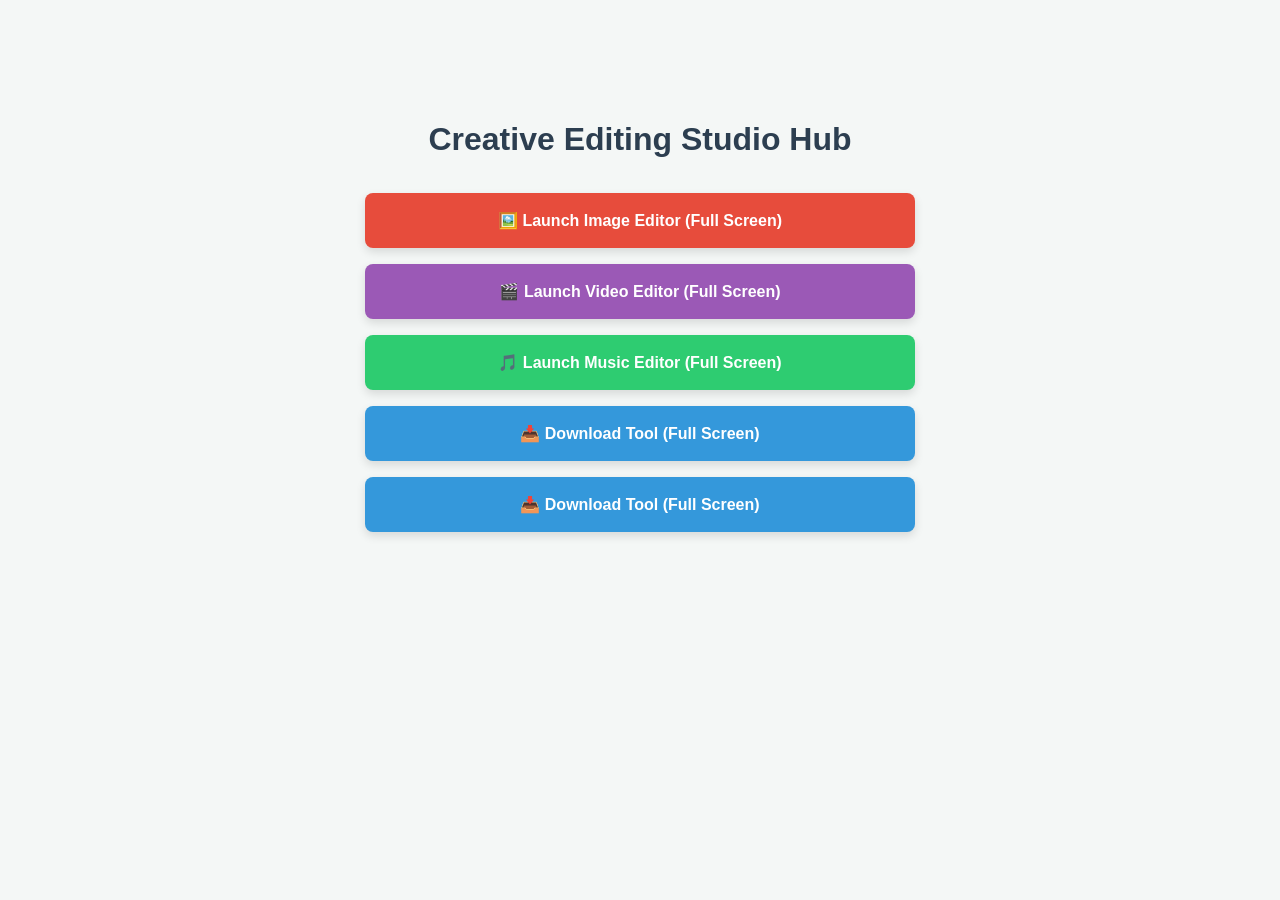
<file: index.html>
<!DOCTYPE html>
<html lang="en">
<head>
    <meta charset="UTF-8">
    <meta name="viewport" content="width=device-width, initial-scale=1.0">
    <title>Creative Editing Studio Hub</title>
    <style>
        body {
            font-family: 'Segoe UI', Tahoma, Geneva, Verdana, sans-serif;
            background-color: #f4f7f6;
            color: #333;
            max-width: 550px;
            margin: 80px auto;
            padding: 20px;
            text-align: center;
        }
        h1 {
            color: #2c3e50;
            font-size: 32px;
            margin-bottom: 35px;
        }
        .launcher-stack {
            display: flex;
            flex-direction: column;
            gap: 16px;
        }
        .launch-btn {
            display: block;
            width: 100%;
            padding: 18px 24px;
            font-size: 16px;
            font-weight: bold;
            color: white;
            text-decoration: none;
            border: none;
            border-radius: 8px;
            cursor: pointer;
            box-shadow: 0 4px 10px rgba(0,0,0,0.12);
            transition: transform 0.15s ease, filter 0.15s ease;
            box-sizing: border-box;
        }
        .launch-btn:hover {
            transform: translateY(-2px);
            filter: brightness(1.06);
        }
        .btn-image { background-color: #e74c3c; }
        .btn-video { background-color: #9b59b6; }
        .btn-music { background-color: #2ecc71; }
        .btn-download { background-color: #3498db; }
        .btn-srt_file { background-color: #3498db; }
    </style>
</head>
<body>

    <h1>Creative Editing Studio Hub</h1>

    <div class="launcher-stack">
        <a class="launch-btn btn-image" href="image.html">🖼️ Launch Image Editor (Full Screen)</a>
        <a class="launch-btn btn-video" href="video.html">🎬 Launch Video Editor (Full Screen)</a>
        <a class="launch-btn btn-music" href="music.html">🎵 Launch Music Editor (Full Screen)</a>
        <a class="launch-btn btn-download" href="download.html">📥 Download Tool (Full Screen)</a>
        <a class="launch-btn btn-srt_file" href="srt_file.html">📥 Download Tool (Full Screen)</a>
    </div>

</body>
</html>
</file>
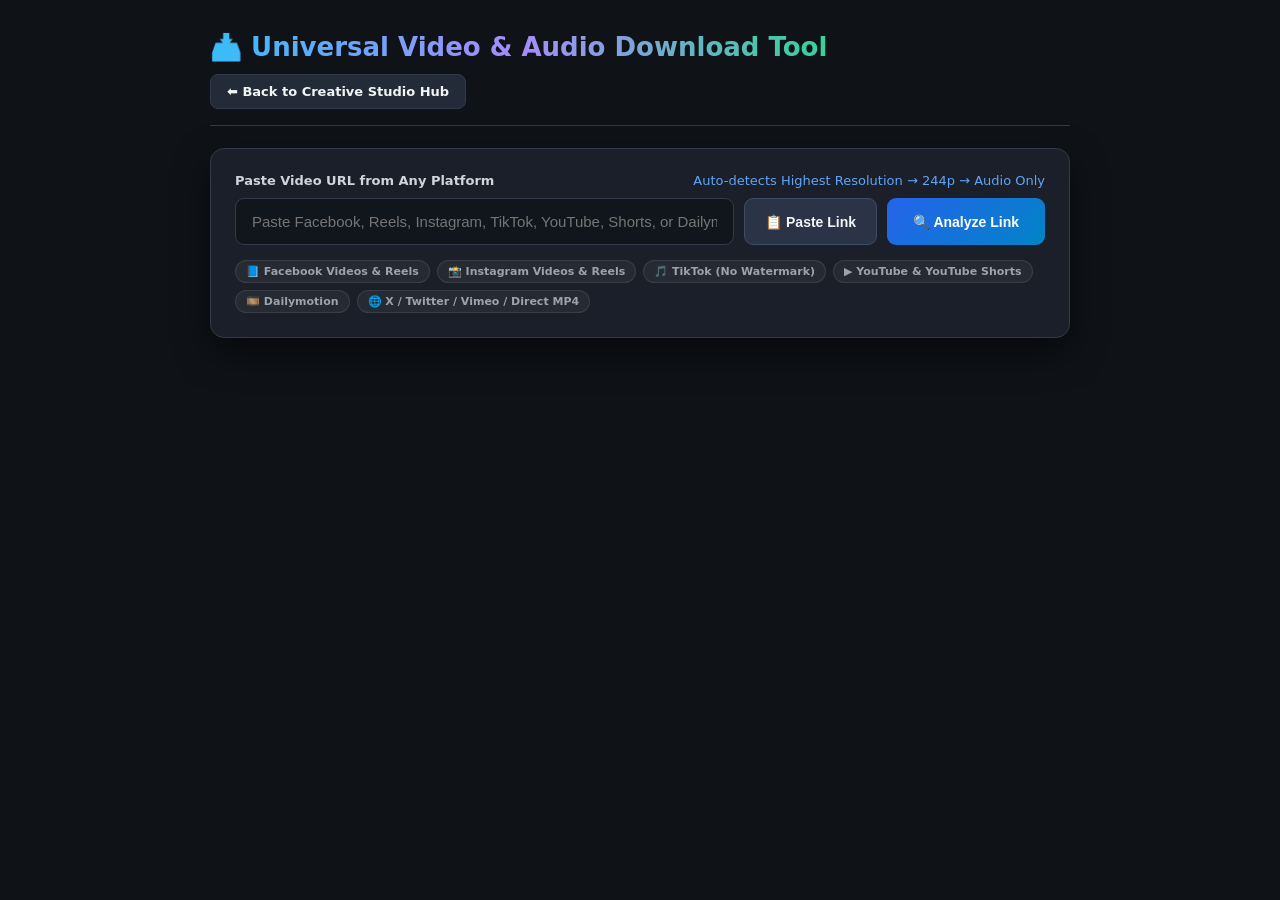
<file: download.html>
<!DOCTYPE html>
<html lang="en">
<head>
    <meta charset="UTF-8">
    <meta name="viewport" content="width=device-width, initial-scale=1.0">
    <title>Universal Video & Audio Download Tool</title>
    <style>
        :root {
            --bg-dark: #0f1217;
            --card-bg: #1a1f29;
            --row-bg: #232a38;
            --border: #323b4d;
            --accent: #3498db;
            --accent-hover: #258cd1;
            --success: #10b981;
            --purple: #8b5cf6;
            --text-main: #f3f4f6;
            --text-muted: #9ca3af;
        }
        * { box-sizing: border-box; }
        body {
            font-family: 'Segoe UI', system-ui, -apple-system, BlinkMacSystemFont, sans-serif;
            background-color: var(--bg-dark);
            color: var(--text-main);
            margin: 0;
            padding: 32px 20px;
            min-height: 100vh;
            display: flex;
            flex-direction: column;
            align-items: center;
        }

        .container {
            width: 100%;
            max-width: 860px;
            display: flex;
            flex-direction: column;
            gap: 22px;
        }

        /* Header */
        .top-bar {
            display: flex;
            justify-content: space-between;
            align-items: center;
            border-bottom: 1px solid var(--border);
            padding-bottom: 16px;
            flex-wrap: wrap;
            gap: 12px;
        }
        .top-bar h1 {
            margin: 0;
            font-size: 26px;
            font-weight: 800;
            background: linear-gradient(90deg, #38bdf8, #a78bfa, #34d399);
            -webkit-background-clip: text;
            -webkit-text-fill-color: transparent;
        }
        .hub-return-btn {
            background: var(--row-bg);
            color: var(--text-main);
            text-decoration: none;
            padding: 9px 16px;
            border-radius: 8px;
            border: 1px solid var(--border);
            font-size: 13px;
            font-weight: 700;
            transition: background 0.15s ease;
        }
        .hub-return-btn:hover { background: #2f384a; }

        /* URL Input Box */
        .input-card {
            background: var(--card-bg);
            border: 1px solid var(--border);
            border-radius: 14px;
            padding: 24px;
            box-shadow: 0 14px 35px rgba(0,0,0,0.5);
        }
        .input-label {
            font-size: 13px;
            font-weight: 700;
            color: #d1d5db;
            margin-bottom: 10px;
            display: flex;
            justify-content: space-between;
            align-items: center;
        }
        .input-row {
            display: flex;
            gap: 10px;
        }
        .url-input {
            flex: 1;
            padding: 14px 16px;
            border-radius: 9px;
            border: 1.5px solid var(--border);
            background: #11151c;
            color: #fff;
            font-size: 15px;
            outline: none;
            transition: border-color 0.15s ease;
        }
        .url-input:focus { border-color: var(--accent); }

        .btn {
            border: none;
            border-radius: 9px;
            padding: 0 20px;
            font-weight: 700;
            font-size: 14px;
            cursor: pointer;
            display: inline-flex;
            align-items: center;
            justify-content: center;
            gap: 7px;
            transition: all 0.15s ease;
            white-space: nowrap;
        }
        .btn-paste {
            background: #2b3446;
            color: #f3f4f6;
            border: 1px solid #3f4c66;
        }
        .btn-paste:hover { background: #374359; }
        .btn-fetch {
            background: linear-gradient(135deg, #2563eb, #0284c7);
            color: #fff;
            padding: 0 26px;
        }
        .btn-fetch:hover { filter: brightness(1.1); }

        .supported-bar {
            display: flex;
            flex-wrap: wrap;
            gap: 7px;
            margin-top: 15px;
            align-items: center;
        }
        .plat-chip {
            font-size: 11px;
            font-weight: 600;
            background: rgba(255,255,255,0.05);
            border: 1px solid rgba(255,255,255,0.09);
            color: var(--text-muted);
            padding: 4px 10px;
            border-radius: 99px;
        }

        /* Status & Loader */
        .status-banner {
            font-size: 13px;
            padding: 12px 16px;
            border-radius: 10px;
            background: rgba(52, 152, 219, 0.14);
            border: 1px solid rgba(52, 152, 219, 0.35);
            color: #93c5fd;
            display: none;
            align-items: center;
            justify-content: space-between;
            gap: 10px;
        }

        /* Results Card */
        .results-card {
            background: var(--card-bg);
            border: 1px solid var(--border);
            border-radius: 14px;
            padding: 24px;
            box-shadow: 0 14px 35px rgba(0,0,0,0.5);
            display: none;
            flex-direction: column;
            gap: 20px;
        }

        .media-summary {
            display: flex;
            gap: 18px;
            background: #11151c;
            border: 1px solid var(--border);
            padding: 14px;
            border-radius: 10px;
            align-items: center;
        }
        .thumb-wrap {
            width: 175px;
            height: 102px;
            border-radius: 8px;
            background: #232a38;
            overflow: hidden;
            flex-shrink: 0;
            display: flex;
            align-items: center;
            justify-content: center;
            position: relative;
        }
        .thumb-wrap img, .thumb-wrap video {
            width: 100%;
            height: 100%;
            object-fit: cover;
        }
        .detected-pill {
            display: inline-block;
            font-size: 11px;
            font-weight: 800;
            text-transform: uppercase;
            padding: 3px 9px;
            border-radius: 99px;
            background: rgba(56, 189, 248, 0.16);
            color: #38bdf8;
            margin-bottom: 6px;
        }
        .media-details h3 {
            margin: 0 0 6px 0;
            font-size: 16px;
            color: #fff;
            line-height: 1.35;
        }
        .media-details p {
            margin: 0;
            font-size: 12px;
            color: var(--text-muted);
            word-break: break-all;
        }

        /* Resolution Ladder List */
        .res-section-title {
            font-size: 12px;
            font-weight: 700;
            text-transform: uppercase;
            letter-spacing: 0.6px;
            color: var(--text-muted);
            margin-bottom: -8px;
        }
        .res-list {
            display: flex;
            flex-direction: column;
            gap: 10px;
        }
        .res-item {
            display: flex;
            align-items: center;
            justify-content: space-between;
            background: var(--row-bg);
            border: 1px solid var(--border);
            padding: 13px 16px;
            border-radius: 10px;
            transition: transform 0.12s ease, border-color 0.12s ease;
        }
        .res-item:hover {
            border-color: #4b5563;
            transform: translateX(2px);
        }
        .res-item.tier-max {
            border-color: rgba(16, 185, 129, 0.55);
            background: linear-gradient(90deg, rgba(16, 185, 129, 0.1), rgba(35, 42, 56, 0.96));
        }
        .res-item.tier-audio {
            border-color: rgba(139, 92, 246, 0.55);
            background: linear-gradient(90deg, rgba(139, 92, 246, 0.1), rgba(35, 42, 56, 0.96));
        }

        .res-left {
            display: flex;
            align-items: center;
            gap: 14px;
        }
        .res-badge {
            min-width: 92px;
            text-align: center;
            padding: 6px 10px;
            border-radius: 6px;
            font-weight: 800;
            font-size: 12px;
            background: #11151c;
            color: #60a5fa;
            border: 1px solid var(--border);
        }
        .tier-max .res-badge {
            color: #34d399;
            border-color: rgba(16, 185, 129, 0.45);
        }
        .tier-audio .res-badge {
            color: #c084fc;
            border-color: rgba(139, 92, 246, 0.45);
        }

        .res-text {
            display: flex;
            flex-direction: column;
            gap: 3px;
        }
        .res-name {
            font-size: 14px;
            font-weight: 700;
            color: #fff;
        }
        .res-meta {
            font-size: 12px;
            color: var(--text-muted);
        }

        .dl-trigger-btn {
            background: var(--accent);
            color: #fff;
            border: none;
            border-radius: 7px;
            padding: 10px 18px;
            font-size: 13px;
            font-weight: 700;
            cursor: pointer;
            display: inline-flex;
            align-items: center;
            gap: 6px;
            text-decoration: none;
            transition: filter 0.15s ease;
            white-space: nowrap;
        }
        .dl-trigger-btn:hover { filter: brightness(1.12); }
        .tier-max .dl-trigger-btn { background: var(--success); }
        .tier-audio .dl-trigger-btn { background: var(--purple); }

        /* Embedded Stream Extractor Frame (for YouTube/FB/IG/TikTok multi-resolution transcoding) */
        .extractor-modal {
            display: none;
            flex-direction: column;
            gap: 10px;
            background: #11151c;
            border: 1px solid var(--accent);
            border-radius: 10px;
            padding: 14px;
            margin-top: 6px;
        }
        .extractor-header {
            display: flex;
            justify-content: space-between;
            align-items: center;
            font-size: 12px;
            color: #93c5fd;
            font-weight: 700;
        }
        .close-extractor {
            background: transparent;
            border: 1px solid #4b5563;
            color: #d1d5db;
            border-radius: 4px;
            padding: 3px 8px;
            cursor: pointer;
            font-size: 11px;
        }

        @media (max-width: 640px) {
            .input-row { flex-direction: column; }
            .btn { padding: 13px; }
            .media-summary { flex-direction: column; align-items: flex-start; }
            .thumb-wrap { width: 100%; height: 170px; }
            .res-item { flex-direction: column; align-items: flex-start; gap: 12px; }
            .dl-trigger-btn { width: 100%; justify-content: center; }
        }
    </style>
</head>
<body>

    <div class="container">
        <div class="top-bar">
            <h1>📥 Universal Video & Audio Download Tool</h1>
            <a href="index.html" class="hub-return-btn">⬅ Back to Creative Studio Hub</a>
        </div>

        <div class="input-card">
            <div class="input-label">
                <span>Paste Video URL from Any Platform</span>
                <span style="color:#60a5fa; font-weight:normal;">Auto-detects Highest Resolution → 244p → Audio Only</span>
            </div>
            <div class="input-row">
                <input type="text" id="urlInput" class="url-input" placeholder="Paste Facebook, Reels, Instagram, TikTok, YouTube, Shorts, or Dailymotion URL...">
                <button class="btn btn-paste" id="pasteBtn" title="Paste copied link from clipboard">📋 Paste Link</button>
                <button class="btn btn-fetch" id="fetchBtn">🔍 Analyze Link</button>
            </div>

            <div class="supported-bar">
                <span class="plat-chip">📘 Facebook Videos & Reels</span>
                <span class="plat-chip">📸 Instagram Videos & Reels</span>
                <span class="plat-chip">🎵 TikTok (No Watermark)</span>
                <span class="plat-chip">▶️ YouTube & YouTube Shorts</span>
                <span class="plat-chip">🎞️ Dailymotion</span>
                <span class="plat-chip">🌐 X / Twitter / Vimeo / Direct MP4</span>
            </div>
        </div>

        <div id="statusBanner" class="status-banner"></div>

        <div id="resultsCard" class="results-card">
            <div class="media-summary">
                <div class="thumb-wrap" id="thumbContainer">
                    <span style="font-size:28px;">🎬</span>
                </div>
                <div class="media-details">
                    <span class="detected-pill" id="platformTag">Detected Platform</span>
                    <h3 id="mediaTitle">Video Stream Ready</h3>
                    <p id="mediaUrlText"></p>
                </div>
            </div>

            <div class="res-section-title">Select Resolution to Download (Highest to 244p + Audio Only)</div>
            <div class="res-list" id="resolutionContainer"></div>

            <!-- Live Stream Transcoder / Downloader Bridge -->
            <div class="extractor-modal" id="extractorBox">
                <div class="extractor-header">
                    <span id="extractorStatusText">Preparing direct stream download...</span>
                    <button class="close-extractor" onclick="document.getElementById('extractorBox').style.display='none'">Close</button>
                </div>
                <div id="extractorContent"></div>
            </div>
        </div>
    </div>

    <script>
        const urlInput = document.getElementById('urlInput');
        const pasteBtn = document.getElementById('pasteBtn');
        const fetchBtn = document.getElementById('fetchBtn');
        const statusBanner = document.getElementById('statusBanner');
        const resultsCard = document.getElementById('resultsCard');
        const resolutionContainer = document.getElementById('resolutionContainer');
        const platformTag = document.getElementById('platformTag');
        const mediaTitle = document.getElementById('mediaTitle');
        const mediaUrlText = document.getElementById('mediaUrlText');
        const thumbContainer = document.getElementById('thumbContainer');
        const extractorBox = document.getElementById('extractorBox');
        const extractorContent = document.getElementById('extractorContent');
        const extractorStatusText = document.getElementById('extractorStatusText');

        // Store direct extracted streams when available (e.g., TikTok HD/SD/MP3 API or direct video links)
        let extractedStreams = {};

        function setStatus(msg, isError = false) {
            if (!msg) {
                statusBanner.style.display = 'none';
                return;
            }
            statusBanner.style.display = 'flex';
            statusBanner.style.borderColor = isError ? 'rgba(239,68,68,0.45)' : 'rgba(52,152,219,0.35)';
            statusBanner.style.color = isError ? '#fca5a5' : '#93c5fd';
            statusBanner.textContent = msg;
        }

        // One-Click Paste Button
        pasteBtn.addEventListener('click', async () => {
            try {
                const text = await navigator.clipboard.readText();
                if (text) {
                    urlInput.value = text.trim();
                    analyzeVideoUrl();
                } else {
                    setStatus('Clipboard is empty. Copy a video URL first!', true);
                }
            } catch (_) {
                urlInput.focus();
                setStatus('Press Ctrl+V (or Cmd+V / Long-press Paste) inside the input box to paste your URL.');
            }
        });

        // Auto-analyze when user pastes directly into the input field
        urlInput.addEventListener('paste', () => {
            setTimeout(() => {
                if (urlInput.value.trim()) analyzeVideoUrl();
            }, 80);
        });

        // Detect Platform & Orientation (16:9 Landscape vs 9:16 Vertical Reels/Shorts/TikTok)
        function detectPlatformInfo(url) {
            const u = url.toLowerCase();
            if (u.includes('youtube.com/shorts/')) {
                return { name: 'YouTube Shorts', icon: '▶️', isVertical: true, maxLabel: '1080×1920 (Full HD Vertical)' };
            }
            if (u.includes('youtube.com') || u.includes('youtu.be')) {
                return { name: 'YouTube Video', icon: '▶️', isVertical: false, maxLabel: '4K UHD / 1080p60 (Highest Available)' };
            }
            if (u.includes('facebook.com/reel') || u.includes('fb.watch')) {
                return { name: 'Facebook Reels / Watch', icon: '📘', isVertical: true, maxLabel: '1080p HD Reel (Highest Available)' };
            }
            if (u.includes('facebook.com')) {
                return { name: 'Facebook Video', icon: '📘', isVertical: false, maxLabel: '1080p Full HD (Highest Available)' };
            }
            if (u.includes('instagram.com/reel')) {
                return { name: 'Instagram Reels', icon: '📸', isVertical: true, maxLabel: '1080×1920 HD Reel (Highest Available)' };
            }
            if (u.includes('instagram.com')) {
                return { name: 'Instagram Video', icon: '📸', isVertical: true, maxLabel: '1080p Original Video (Highest Available)' };
            }
            if (u.includes('tiktok.com')) {
                return { name: 'TikTok Video', icon: '🎵', isVertical: true, maxLabel: '1080p HD (No Watermark - Highest)' };
            }
            if (u.includes('dailymotion.com') || u.includes('dai.ly')) {
                return { name: 'Dailymotion Video', icon: '🎞️', isVertical: false, maxLabel: '1080p / 4K UHD (Highest Available)' };
            }
            if (u.includes('twitter.com') || u.includes('x.com')) {
                return { name: 'X / Twitter Video', icon: '🐦', isVertical: false, maxLabel: '1080p Original Stream (Highest)' };
            }
            return { name: 'Universal Web Video', icon: '🌐', isVertical: false, maxLabel: 'Highest Source Resolution Available' };
        }

        function extractYouTubeId(url) {
            const m = url.match(/(?:youtube\.com\/(?:watch\?v=|shorts\/|embed\/)|youtu\.be\/)([a-zA-Z0-9_-]{11})/);
            return m ? m[1] : null;
        }

        async function analyzeVideoUrl() {
            const rawUrl = urlInput.value.trim();
            if (!rawUrl) {
                setStatus('Please paste a valid video URL first.', true);
                return;
            }

            extractedStreams = {};
            extractorBox.style.display = 'none';
            setStatus('Analyzing URL & fetching available resolution streams...');

            const plat = detectPlatformInfo(rawUrl);
            platformTag.textContent = `${plat.icon} ${plat.name}`;
            mediaUrlText.textContent = rawUrl;
            mediaTitle.textContent = `${plat.name} Media`;
            thumbContainer.innerHTML = `<span style="font-size:32px;">${plat.icon}</span>`;

            // 1. If YouTube / Shorts: Load instant high-res thumbnail
            const ytId = extractYouTubeId(rawUrl);
            if (ytId) {
                thumbContainer.innerHTML = `<img src="https://img.youtube.com/vi/${ytId}/hqdefault.jpg" alt="YouTube Thumbnail">`;
            }

            // 2. If TikTok: Query public TikWM CORS API for real direct HD, SD, and MP3 streams
            if (rawUrl.toLowerCase().includes('tiktok.com')) {
                try {
                    const tkResp = await fetch(`https://www.tikwm.com/api/?url=${encodeURIComponent(rawUrl)}&hd=1`);
                    const tkJson = await tkResp.json();
                    if (tkJson && tkJson.data) {
                        const d = tkJson.data;
                        if (d.title) mediaTitle.textContent = d.title;
                        if (d.cover) thumbContainer.innerHTML = `<img src="${d.cover}" alt="TikTok Cover">`;
                        extractedStreams = {
                            max: d.hdplay || d.play,
                            '1080': d.hdplay || d.play,
                            '720': d.play,
                            '480': d.wmplay || d.play,
                            '360': d.wmplay || d.play,
                            '244': d.wmplay || d.play,
                            audio: d.music
                        };
                    }
                } catch (_) {}
            }

            // 3. Query public NoEmbed API for real video title & thumbnail (YouTube, Vimeo, Dailymotion, etc.)
            try {
                const oeResp = await fetch(`https://noembed.com/embed?url=${encodeURIComponent(rawUrl)}`);
                if (oeResp.ok) {
                    const oeData = await oeResp.json();
                    if (oeData.title) mediaTitle.textContent = oeData.title;
                    if (oeData.thumbnail_url && !ytId && !extractedStreams.max) {
                        thumbContainer.innerHTML = `<img src="${oeData.thumbnail_url}" alt="Thumbnail">`;
                    }
                }
            } catch (_) {}

            setStatus('');

            // Build the exact resolution ladder from Highest Resolution -> down to 244p -> Audio Only last
            const resolutionLadder = [
                {
                    badge: 'HIGHEST MAX',
                    name: `Highest Resolution (${plat.maxLabel})`,
                    meta: 'MP4 • Maximum Source Bitrate + Full Audio Track',
                    code: 'max',
                    tier: 'tier-max'
                },
                {
                    badge: '1080p FHD',
                    name: plat.isVertical ? 'Full HD Vertical (1080×1920)' : 'Full HD 1080p (1920×1080)',
                    meta: 'MP4 • H.264 High Profile + AAC Stereo Audio',
                    code: '1080',
                    tier: ''
                },
                {
                    badge: '720p HD',
                    name: plat.isVertical ? 'HD Vertical (720×1280)' : 'HD 720p (1280×720)',
                    meta: 'MP4 • Balanced High Definition & Fast Download',
                    code: '720',
                    tier: ''
                },
                {
                    badge: '480p SD',
                    name: plat.isVertical ? 'Standard Vertical (480×854)' : 'Standard Definition 480p (854×480)',
                    meta: 'MP4 • Optimized for Mobile & Social Sharing',
                    code: '480',
                    tier: ''
                },
                {
                    badge: '360p',
                    name: plat.isVertical ? 'Compact Vertical (360×640)' : 'Medium Resolution 360p (640×360)',
                    meta: 'MP4 • Lightweight Video Stream',
                    code: '360',
                    tier: ''
                },
                {
                    badge: '244p LOW',
                    name: 'Low Resolution 244p (Data Saver)',
                    meta: 'MP4 • Smallest Video Size for Low Bandwidth',
                    code: '244',
                    tier: ''
                },
                {
                    badge: 'AUDIO ONLY',
                    name: 'Audio Only (320kbps MP3 / Original M4A)',
                    meta: 'MP3 • Extracted High-Quality Audio Track Without Video',
                    code: 'audio',
                    tier: 'tier-audio'
                }
            ];

            resolutionContainer.innerHTML = '';
            resolutionLadder.forEach(item => {
                const row = document.createElement('div');
                row.className = `res-item ${item.tier}`;
                row.innerHTML = `
                    <div class="res-left">
                        <span class="res-badge">${item.badge}</span>
                        <div class="res-text">
                            <span class="res-name">${item.name}</span>
                            <span class="res-meta">${item.meta}</span>
                        </div>
                    </div>
                    <button class="dl-trigger-btn">
                        ${item.code === 'audio' ? '🎵 Download Audio Only' : '📥 Download ' + item.badge}
                    </button>
                `;
                row.querySelector('.dl-trigger-btn').addEventListener('click', (e) => {
                    handleResolutionDownload(rawUrl, item.code, item.badge, e.currentTarget);
                });
                resolutionContainer.appendChild(row);
            });

            resultsCard.style.display = 'flex';
        }

        async function forceBlobDownload(streamUrl, filename, btnEl, origLabel) {
            try {
                btnEl.innerHTML = '⏳ Downloading...';
                const resp = await fetch(streamUrl);
                const blob = await resp.blob();
                const blobUrl = URL.createObjectURL(blob);
                const a = document.createElement('a');
                a.href = blobUrl;
                a.download = filename;
                document.body.appendChild(a);
                a.click();
                a.remove();
                URL.revokeObjectURL(blobUrl);
                btnEl.innerHTML = '✅ Downloaded!';
                setTimeout(() => { btnEl.innerHTML = origLabel; btnEl.disabled = false; }, 2500);
                return true;
            } catch (_) {
                return false;
            }
        }

        async function handleResolutionDownload(sourceUrl, qualityCode, badgeLabel, btnEl) {
            const origLabel = btnEl.innerHTML;
            btnEl.disabled = true;
            btnEl.innerHTML = '⏳ Fetching Stream...';

            const ext = qualityCode === 'audio' ? 'mp3' : 'mp4';
            const cleanName = (mediaTitle.textContent || 'video')
                .replace(/[^a-z0-9_-]+/gi, '_')
                .substring(0, 40) || 'video';
            const filename = `${cleanName}_${qualityCode === 'audio' ? 'AudioOnly' : qualityCode + 'p'}.${ext}`;

            // 1. If we already extracted a direct CDN stream (e.g., TikTok HD/SD/MP3 or direct .mp4/.mp3 URL)
            const directStream = extractedStreams[qualityCode] || (/\.(mp4|webm|mov|mp3|m4a)(\?.*)?$/i.test(sourceUrl) ? sourceUrl : null);
            if (directStream) {
                const ok = await forceBlobDownload(directStream, filename, btnEl, origLabel);
                if (ok) return;
                window.open(directStream, '_blank');
                btnEl.innerHTML = origLabel;
                btnEl.disabled = false;
                return;
            }

            // 2. For YouTube, Facebook, Instagram, Reels, Shorts, Dailymotion:
            // Map requested resolution (max/1080/720/480/360/244/audio) to the embedded multi-platform stream transcoder
            const formatParam = qualityCode === 'audio' ? 'mp3' : (qualityCode === 'max' ? '1080' : (qualityCode === '244' ? '240' : qualityCode));
            extractorBox.style.display = 'flex';
            extractorStatusText.textContent = `Transcoding [${badgeLabel}] stream for ${sourceUrl}...`;

            extractorContent.innerHTML = `
                <iframe
                    src="https://loader.to/api/button/?url=${encodeURIComponent(sourceUrl)}&f=${encodeURIComponent(formatParam)}&color=3498db"
                    style="width:100%; height:65px; border:none; border-radius:8px; background:#1a1f29;"
                    allow="downloads"
                ></iframe>
                <div style="font-size:11px; color:#9ca3af; margin-top:6px; display:flex; justify-content:space-between; align-items:center;">
                    <span>Click the blue button above once transcoding reaches 100% to save your ${badgeLabel} file.</span>
                    <a href="https://cobalt.tools/#${encodeURIComponent(sourceUrl)}" target="_blank" style="color:#60a5fa; text-decoration:underline;">Open External Mirror ↗</a>
                </div>
            `;

            btnEl.innerHTML = '✅ Ready Below';
            setTimeout(() => {
                btnEl.innerHTML = origLabel;
                btnEl.disabled = false;
            }, 2200);
            extractorBox.scrollIntoView({ behavior: 'smooth', block: 'nearest' });
        }

        fetchBtn.addEventListener('click', analyzeVideoUrl);
        urlInput.addEventListener('keydown', (e) => {
            if (e.key === 'Enter') analyzeVideoUrl();
        });
    </script>
</body>
</html>
</file>
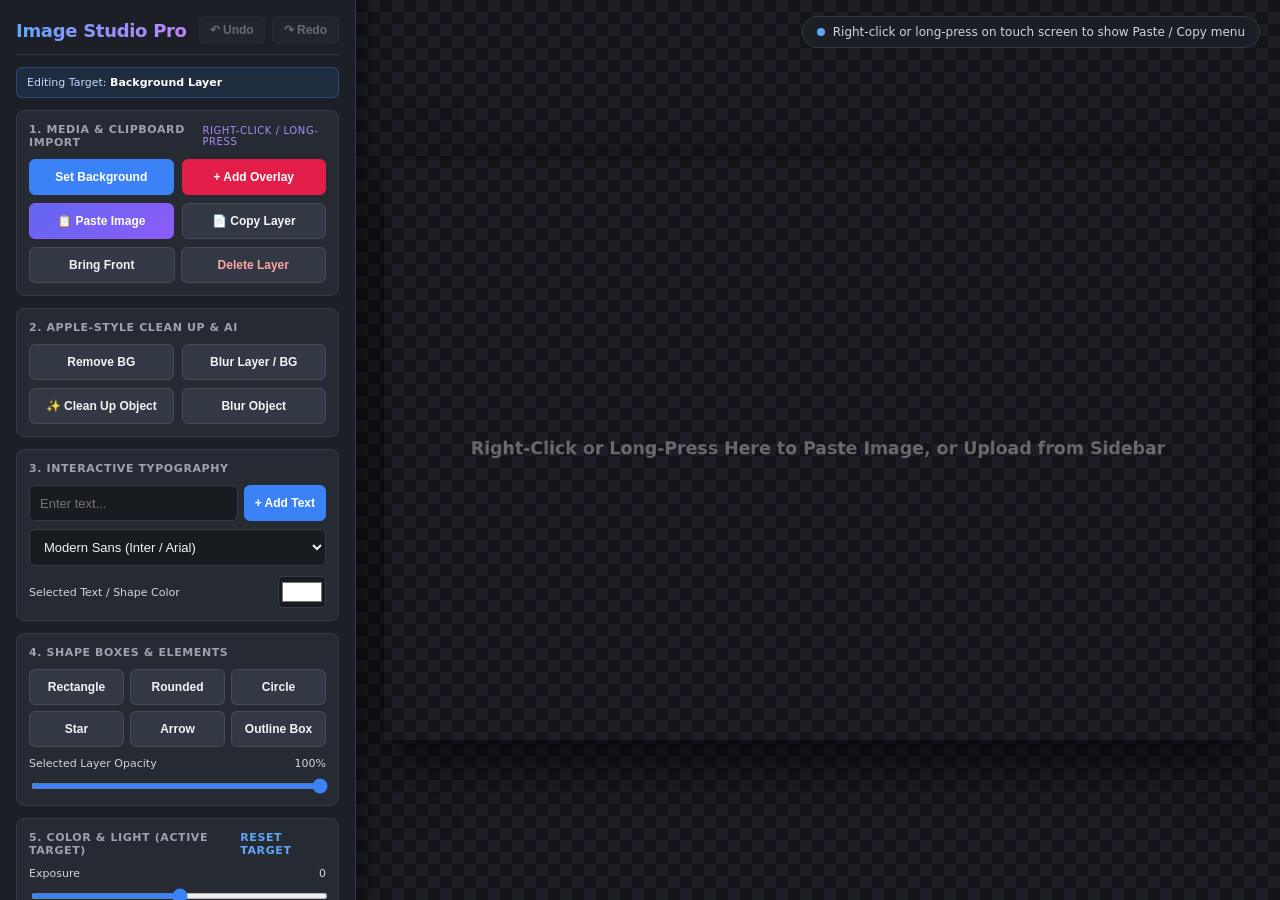
<file: image (old object remover).html>
<!DOCTYPE html>
<html lang="en">
<head>
    <meta charset="UTF-8">
    <meta name="viewport" content="width=device-width, initial-scale=1.0, maximum-scale=1.0, user-scalable=no">
    <title>Pro Image Processing Studio</title>
    <style>
        :root {
            --bg-dark: #121418;
            --sidebar-bg: #1c2026;
            --panel-bg: #262b33;
            --border-color: #343b46;
            --accent: #3b82f6;
            --accent-hover: #2563eb;
            --danger: #ef4444;
            --success: #10b981;
            --text-main: #f3f4f6;
            --text-muted: #9ca3af;
        }
        * {
            box-sizing: border-box;
            -webkit-tap-highlight-color: transparent;
            -webkit-touch-callout: none;
        }
        body {
            font-family: 'Inter', system-ui, -apple-system, BlinkMacSystemFont, sans-serif;
            margin: 0;
            padding: 0;
            overflow: hidden;
            background-color: var(--bg-dark);
            display: flex;
            width: 100vw;
            height: 100vh;
            height: 100dvh;
            user-select: none;
            -webkit-user-select: none;
            color: var(--text-main);
            overscroll-behavior: none;
        }

        /* Sidebar Styling */
        .controls-sidebar {
            width: 356px;
            background: var(--sidebar-bg);
            border-right: 1px solid var(--border-color);
            padding: 16px;
            box-shadow: 6px 0 25px rgba(0,0,0,0.45);
            z-index: 10;
            height: 100%;
            overflow-y: auto;
            -webkit-overflow-scrolling: touch;
            display: flex;
            flex-direction: column;
            gap: 12px;
            flex-shrink: 0;
        }
        .controls-sidebar::-webkit-scrollbar { width: 6px; }
        .controls-sidebar::-webkit-scrollbar-thumb { background: #3e4652; border-radius: 3px; }

        .studio-header {
            display: flex;
            align-items: center;
            justify-content: space-between;
            border-bottom: 1px solid var(--border-color);
            padding-bottom: 10px;
        }
        .studio-header h2 {
            margin: 0;
            font-size: 18px;
            font-weight: 700;
            letter-spacing: -0.3px;
            background: linear-gradient(90deg, #60a5fa, #c084fc);
            -webkit-background-clip: text;
            -webkit-text-fill-color: transparent;
        }
        .history-bar {
            display: flex;
            gap: 6px;
        }
        .history-btn {
            background: #2b313b;
            color: var(--text-main);
            border: 1px solid var(--border-color);
            border-radius: 6px;
            padding: 6px 11px;
            font-size: 12px;
            font-weight: 600;
            cursor: pointer;
            display: flex;
            align-items: center;
            gap: 4px;
            transition: all 0.15s ease;
            touch-action: manipulation;
        }
        .history-btn:hover:not(:disabled), .history-btn:active:not(:disabled) {
            background: #3a4250;
            border-color: #556070;
        }
        .history-btn:disabled {
            opacity: 0.35;
            cursor: not-allowed;
        }

        .target-banner {
            background: rgba(59, 130, 246, 0.12);
            border: 1px solid rgba(59, 130, 246, 0.35);
            border-radius: 6px;
            padding: 8px 10px;
            font-size: 11px;
            display: flex;
            justify-content: space-between;
            align-items: center;
            color: #bfdbfe;
        }
        .target-banner strong { color: #fff; }

        .control-card {
            background: var(--panel-bg);
            border: 1px solid var(--border-color);
            border-radius: 8px;
            padding: 12px;
        }
        .section-title {
            font-size: 11px;
            font-weight: 700;
            text-transform: uppercase;
            letter-spacing: 0.6px;
            color: var(--text-muted);
            margin-bottom: 10px;
            display: flex;
            justify-content: space-between;
            align-items: center;
        }

        .btn-grid {
            display: grid;
            grid-template-columns: 1fr 1fr;
            gap: 8px;
        }
        .btn-grid-3 {
            display: grid;
            grid-template-columns: repeat(3, 1fr);
            gap: 6px;
        }

        .action-btn {
            background: #323944;
            color: var(--text-main);
            border: 1px solid #434c59;
            padding: 10px 10px;
            border-radius: 6px;
            cursor: pointer;
            font-weight: 600;
            font-size: 12px;
            transition: all 0.15s ease;
            display: flex;
            align-items: center;
            justify-content: center;
            gap: 6px;
            touch-action: manipulation;
        }
        .action-btn:hover, .action-btn:active { background: #3e4756; border-color: #556070; }
        .action-btn.primary { background: var(--accent); border-color: var(--accent); color: #fff; }
        .action-btn.primary:hover, .action-btn.primary:active { background: var(--accent-hover); }
        .action-btn.accent-red { background: #e11d48; border-color: #e11d48; color: #fff; }
        .action-btn.accent-red:hover, .action-btn.accent-red:active { background: #be123c; }
        .action-btn.accent-purple {
            background: linear-gradient(135deg, #6366f1, #8b5cf6);
            border-color: #8b5cf6;
            color: #fff;
        }
        .action-btn.accent-purple:hover, .action-btn.accent-purple:active {
            background: linear-gradient(135deg, #4f46e5, #7c3aed);
        }
        .action-btn.active-tool {
            background: linear-gradient(135deg, rgba(96, 165, 250, 0.28), rgba(192, 132, 252, 0.28));
            border-color: #a78bfa;
            color: #e9d5ff;
            box-shadow: 0 0 0 2px rgba(167, 139, 250, 0.25);
        }

        .slider-row { margin-bottom: 10px; }
        .slider-header {
            display: flex;
            justify-content: space-between;
            font-size: 11px;
            color: #d1d5db;
            margin-bottom: 4px;
        }
        input[type="range"] {
            width: 100%;
            accent-color: var(--accent);
            height: 6px;
            background: #181b20;
            border-radius: 4px;
            cursor: pointer;
            touch-action: pan-y;
        }
        input[type="text"], select {
            width: 100%;
            padding: 9px 10px;
            border-radius: 6px;
            border: 1px solid var(--border-color);
            background: #181b20;
            color: var(--text-main);
            font-size: 13px;
            margin-bottom: 8px;
            outline: none;
            user-select: text;
            -webkit-user-select: text;
        }
        input[type="text"]:focus, select:focus { border-color: var(--accent); }

        .color-row {
            display: flex;
            align-items: center;
            gap: 8px;
            margin-top: 4px;
        }
        .color-row label { font-size: 11px; color: #d1d5db; flex: 1; }
        input[type="color"] {
            width: 48px;
            height: 32px;
            border: 1px solid var(--border-color);
            border-radius: 4px;
            background: #181b20;
            cursor: pointer;
            padding: 1px;
        }

        .hint-box {
            font-size: 11px;
            color: #e9d5ff;
            background: rgba(167, 139, 250, 0.14);
            border: 1px solid rgba(167, 139, 250, 0.35);
            padding: 8px 10px;
            border-radius: 6px;
            margin-top: 8px;
            line-height: 1.4;
            display: none;
        }

        .layer-bar {
            display: flex;
            gap: 6px;
            margin-top: 8px;
        }

        .download-btn {
            background: var(--success);
            border-color: var(--success);
            color: #fff;
            width: 100%;
            font-size: 14px;
            padding: 13px;
            margin-top: auto;
        }
        .download-btn:hover, .download-btn:active { background: #059669; }

        /* Workspace Canvas Area */
        .canvas-container {
            flex: 1;
            height: 100%;
            display: flex;
            align-items: center;
            justify-content: center;
            background-image: linear-gradient(45deg, #1b1e24 25%, transparent 25%), 
                              linear-gradient(-45deg, #1b1e24 25%, transparent 25%), 
                              linear-gradient(45deg, transparent 75%, #1b1e24 75%), 
                              linear-gradient(-45deg, transparent 75%, #1b1e24 75%);
            background-size: 24px 24px;
            background-position: 0 0, 0 12px, 12px -12px, -12px 0px;
            background-color: #121418;
            position: relative;
            overflow: hidden;
            touch-action: none;
        }
        canvas {
            max-width: 94%;
            max-height: 92%;
            box-shadow: 0 18px 50px rgba(0,0,0,0.65);
            background-color: transparent;
            touch-action: none;
        }

        .floating-status {
            position: absolute;
            top: 16px;
            right: 20px;
            background: rgba(28, 32, 38, 0.9);
            backdrop-filter: blur(8px);
            border: 1px solid var(--border-color);
            padding: 8px 14px;
            border-radius: 99px;
            font-size: 12px;
            color: #d1d5db;
            pointer-events: none;
            display: flex;
            align-items: center;
            gap: 8px;
            z-index: 5;
        }
        .status-dot {
            width: 8px;
            height: 8px;
            border-radius: 50%;
            background: #60a5fa;
            flex-shrink: 0;
        }

        /* On-Canvas Floating Paste / Copy Action Bar (Only shown on Right-Click or Long-Press) */
        .workspace-context-bar {
            position: absolute;
            display: none;
            align-items: center;
            gap: 6px;
            background: rgba(22, 26, 32, 0.96);
            backdrop-filter: blur(12px);
            border: 1px solid #4b5563;
            padding: 6px 8px;
            border-radius: 10px;
            box-shadow: 0 12px 32px rgba(0,0,0,0.65);
            z-index: 30;
            transform: translate(-50%, -125%);
            white-space: nowrap;
        }
        .workspace-context-bar::after {
            content: '';
            position: absolute;
            bottom: -6px;
            left: 50%;
            transform: translateX(-50%) rotate(45deg);
            width: 10px;
            height: 10px;
            background: rgba(22, 26, 32, 0.96);
            border-right: 1px solid #4b5563;
            border-bottom: 1px solid #4b5563;
        }
        .ctx-btn {
            background: #2d3542;
            color: #f9fafb;
            border: 1px solid #455061;
            border-radius: 6px;
            padding: 6px 11px;
            font-size: 12px;
            font-weight: 600;
            cursor: pointer;
            display: inline-flex;
            align-items: center;
            gap: 5px;
            transition: all 0.12s ease;
            touch-action: manipulation;
        }
        .ctx-btn:hover, .ctx-btn:active {
            background: #3b82f6;
            border-color: #60a5fa;
            color: #fff;
        }
        .ctx-btn.paste-primary {
            background: linear-gradient(135deg, #3b82f6, #8b5cf6);
            border-color: #8b5cf6;
            color: #fff;
        }
        .ctx-btn.paste-primary:hover, .ctx-btn.paste-primary:active {
            background: linear-gradient(135deg, #2563eb, #7c3aed);
        }
        .ctx-btn.danger-sm {
            background: rgba(239, 68, 68, 0.2);
            border-color: rgba(239, 68, 68, 0.45);
            color: #fca5a5;
        }
        .ctx-btn.danger-sm:hover {
            background: #ef4444;
            color: #fff;
        }

        /* Native Fallback Paste Catcher Modal */
        .paste-catcher-popover {
            position: absolute;
            display: none;
            flex-direction: column;
            align-items: center;
            gap: 6px;
            background: rgba(22, 26, 32, 0.98);
            border: 1.5px solid #8b5cf6;
            padding: 10px 14px;
            border-radius: 10px;
            box-shadow: 0 14px 35px rgba(0,0,0,0.75);
            z-index: 40;
            transform: translate(-50%, -110%);
            text-align: center;
        }
        .paste-catcher-box {
            width: 180px;
            padding: 7px 10px;
            border-radius: 6px;
            border: 1px dashed #a78bfa;
            background: rgba(139, 92, 246, 0.12);
            color: #e9d5ff;
            font-size: 12px;
            outline: none;
            user-select: text;
            -webkit-user-select: text;
        }

        /* Responsive Layout for iPad Portrait & Tablets */
        @media (max-width: 900px) {
            body {
                flex-direction: column-reverse;
            }
            .controls-sidebar {
                width: 100vw;
                height: 44dvh;
                border-right: none;
                border-top: 1px solid var(--border-color);
                padding: 14px;
            }
            .canvas-container {
                width: 100vw;
                height: 56dvh;
            }
            .floating-status {
                top: 10px;
                right: 12px;
                left: 12px;
                justify-content: center;
                font-size: 11px;
            }
        }
    </style>
</head>
<body>

    <div class="controls-sidebar">
        <div class="studio-header">
            <h2>Image Studio Pro</h2>
            <div class="history-bar">
                <button class="history-btn" id="undoBtn" disabled title="Undo (Ctrl+Z / Cmd+Z)">↶ Undo</button>
                <button class="history-btn" id="redoBtn" disabled title="Redo (Ctrl+Y / Cmd+Shift+Z)">↷ Redo</button>
            </div>
        </div>

        <div class="target-banner">
            <span>Editing Target: <strong id="activeTargetLabel">Background Layer</strong></span>
            <span id="deselectLink" style="cursor:pointer; text-decoration:underline; display:none;" onclick="selectObject(null); renderCompositeBoard();">Select BG</span>
        </div>

        <!-- 1. Media Import & Clipboard Paste -->
        <div class="control-card">
            <div class="section-title">
                <span>1. Media & Clipboard Import</span>
                <span style="color:#a78bfa; font-weight:normal; font-size:10px;">Right-Click / Long-Press</span>
            </div>
            <div class="btn-grid">
                <button class="action-btn primary" onclick="document.getElementById('bgUpload').click()">Set Background</button>
                <button class="action-btn accent-red" onclick="document.getElementById('fgUpload').click()">+ Add Overlay</button>
            </div>
            <div class="btn-grid" style="margin-top:8px;">
                <button class="action-btn accent-purple" id="pasteClipboardBtn" title="Paste copied image directly onto workspace">
                    📋 Paste Image
                </button>
                <button class="action-btn" id="copySelectedSidebarBtn" title="Copy currently selected layer (Ctrl+C / Cmd+C)">
                    📄 Copy Layer
                </button>
            </div>
            <input type="file" id="bgUpload" accept="image/*" style="display:none;">
            <input type="file" id="fgUpload" accept="image/*" style="display:none;">
            <div class="layer-bar">
                <button class="action-btn" style="flex:1" id="bringFrontBtn" title="Bring Selected Forward">Bring Front</button>
                <button class="action-btn" style="flex:1; color:#fca5a5;" id="deleteObjBtn" title="Delete Selected Layer (Del)">Delete Layer</button>
            </div>
        </div>

        <!-- 2. Smart AI & Retouch Tools -->
        <div class="control-card">
            <div class="section-title">
                <span>2. Apple-Style Clean Up & AI</span>
                <span id="layerBlurTag" style="color:#60a5fa; font-weight:normal;"></span>
            </div>
            <div class="btn-grid">
                <button class="action-btn" id="removeBgBtn" title="Auto-cutout background only on the active target layer">Remove BG</button>
                <button class="action-btn" id="blurBgBtn" title="Toggle blur only on the active target layer">Blur Layer / BG</button>
                <button class="action-btn" id="removeObjToolBtn" title="Apple Clean Up style: Paint or circle over an object to seamlessly reconstruct the background">✨ Clean Up Object</button>
                <button class="action-btn" id="blurObjToolBtn" title="Brush over areas on active layer to blur them">Blur Object</button>
            </div>

            <div id="brushControls" style="display:none; margin-top:10px; padding-top:8px; border-top:1px solid var(--border-color);">
                <div class="slider-header">
                    <span>Clean Up / Brush Size</span>
                    <span id="brushSizeVal">38 px</span>
                </div>
                <input type="range" id="brushSize" min="8" max="130" value="38">
                <div style="display:flex; gap:6px; margin-top:6px;">
                    <button class="action-btn" style="flex:1" id="exitBrushBtn">Done Brushing</button>
                    <button class="action-btn" style="flex:1" id="clearRetouchBtn">Restore Original</button>
                </div>
            </div>
            <div class="hint-box" id="smartHint"></div>
        </div>

        <!-- 3. Typography Text Layers -->
        <div class="control-card">
            <div class="section-title">3. Interactive Typography</div>
            <div style="display:flex; gap:6px; margin-bottom:8px;">
                <input type="text" id="textInput" placeholder="Enter text..." style="margin-bottom:0;">
                <button class="action-btn primary" id="addTextBtn" style="white-space:nowrap;">+ Add Text</button>
            </div>
            <select id="fontStyle" style="margin-bottom:6px;">
                <option value="Inter, Arial, sans-serif">Modern Sans (Inter / Arial)</option>
                <option value="Georgia, serif">Editorial Serif (Georgia)</option>
                <option value="'Courier New', monospace">Code Mono (Courier)</option>
                <option value="Impact, sans-serif">Heavy Display (Impact)</option>
            </select>
            <div class="color-row">
                <label>Selected Text / Shape Color</label>
                <input type="color" id="activeColorPicker" value="#ffffff">
            </div>
        </div>

        <!-- 4. Vector Shape Boxes -->
        <div class="control-card">
            <div class="section-title">4. Shape Boxes & Elements</div>
            <div class="btn-grid-3">
                <button class="action-btn" onclick="addShapeLayer('rect')">Rectangle</button>
                <button class="action-btn" onclick="addShapeLayer('roundRect')">Rounded</button>
                <button class="action-btn" onclick="addShapeLayer('circle')">Circle</button>
                <button class="action-btn" onclick="addShapeLayer('star')">Star</button>
                <button class="action-btn" onclick="addShapeLayer('arrow')">Arrow</button>
                <button class="action-btn" onclick="addShapeLayer('frame')">Outline Box</button>
            </div>
            <div class="slider-row" style="margin-top:10px; margin-bottom:0;">
                <div class="slider-header">
                    <span>Selected Layer Opacity</span>
                    <span id="opacityVal">100%</span>
                </div>
                <input type="range" id="layerOpacity" min="10" max="100" value="100">
            </div>
        </div>

        <!-- 5. Color Grading & Light (Isolated Per-Layer) -->
        <div class="control-card">
            <div class="section-title">
                <span>5. Color & Light (Active Target)</span>
                <span style="cursor:pointer; color:#60a5fa;" id="resetGradingBtn">Reset Target</span>
            </div>

            <div class="slider-row">
                <div class="slider-header"><span>Exposure</span><span id="valExposure">0</span></div>
                <input type="range" id="adjExposure" min="-100" max="100" value="0">
            </div>
            <div class="slider-row">
                <div class="slider-header"><span>Light / Brightness</span><span id="valLight">0</span></div>
                <input type="range" id="adjLight" min="-100" max="100" value="0">
            </div>
            <div class="slider-row">
                <div class="slider-header"><span>Contrast</span><span id="valContrast">0</span></div>
                <input type="range" id="adjContrast" min="-100" max="100" value="0">
            </div>
            <div class="slider-row">
                <div class="slider-header"><span>Saturation</span><span id="valSaturation">0</span></div>
                <input type="range" id="adjSaturation" min="-100" max="100" value="0">
            </div>
            <div class="slider-row">
                <div class="slider-header"><span>Hue Shift</span><span id="valHue">0°</span></div>
                <input type="range" id="adjHue" min="-180" max="180" value="0">
            </div>
            <div class="slider-row" style="margin-bottom:0;">
                <div class="slider-header"><span>Warmth (Temp)</span><span id="valWarmth">0</span></div>
                <input type="range" id="adjWarmth" min="-100" max="100" value="0">
            </div>
        </div>

        <button class="action-btn download-btn" id="saveImage">Export Composite Image</button>
    </div>

    <div class="canvas-container" id="workspaceContainer">
        <div class="floating-status" id="statusBanner">
            <span class="status-dot"></span>
            <span id="statusText">Right-click or long-press on touch screen to show Paste / Copy menu</span>
        </div>

        <!-- On-Canvas Floating Action Menu (Shows ONLY on Right-Click or Long-Press) -->
        <div class="workspace-context-bar" id="workspaceContextBar">
            <button class="ctx-btn paste-primary" id="ctxPasteBtn" title="Paste copied image right here">📋 Paste Here</button>
            <button class="ctx-btn" id="ctxCopyBtn" style="display:none;" title="Copy selected layer">📄 Copy</button>
            <button class="ctx-btn" id="ctxDuplicateBtn" style="display:none;" title="Duplicate selected layer">📑 Duplicate</button>
            <button class="ctx-btn danger-sm" id="ctxDeleteBtn" style="display:none;" title="Delete selected layer">🗑️</button>
        </div>

        <!-- Native Paste Catcher Fallback -->
        <div class="paste-catcher-popover" id="pasteCatcherPopover">
            <span style="font-size:11px; color:#d1d5db;">Press <strong>Ctrl+V / Cmd+V</strong> or <strong>Tap & Paste</strong> inside box:</span>
            <div contenteditable="true" class="paste-catcher-box" id="nativePasteCatcher">Tap here & Paste</div>
        </div>

        <canvas id="studioCanvas"></canvas>
    </div>

    <script>
        const canvas = document.getElementById('studioCanvas');
        const ctx = canvas.getContext('2d');
        const workspaceContainer = document.getElementById('workspaceContainer');
        const workspaceContextBar = document.getElementById('workspaceContextBar');
        const pasteCatcherPopover = document.getElementById('pasteCatcherPopover');
        const nativePasteCatcher = document.getElementById('nativePasteCatcher');

        canvas.width = 1200;
        canvas.height = 800;

        const CORNER_HOVER_DURATION = 1500; // 1.5 seconds for corner rotate
        const LONG_PRESS_DURATION = 550;    // 0.55 seconds for touch long-press Paste menu

        function createDefaultGrading() {
            return { exposure: 0, light: 0, contrast: 0, saturation: 0, hue: 0, warmth: 0 };
        }

        // Dedicated Background Layer State
        const bgLayer = {
            img: null,
            buffer: document.createElement('canvas'),
            blurLevel: 0,
            grading: createDefaultGrading()
        };
        bgLayer.buffer.width = canvas.width;
        bgLayer.buffer.height = canvas.height;
        const bgCtx = bgLayer.buffer.getContext('2d');

        // Offscreen scratchpad for isolated per-layer rendering
        const layerScratch = document.createElement('canvas');
        const scratchCtx = layerScratch.getContext('2d');

        // Interactive objects stack
        let objects = [];
        let selectedObj = null;

        // Internal Studio Clipboard + Last Clicked Workspace Coordinates
        let internalClipboardObj = null;
        let lastWorkspaceTargetPt = { x: canvas.width / 2, y: canvas.height / 2 };
        let lastContainerScreenPt = { x: 250, y: 250 };

        // Touch Long-Press Timer State for showing the Paste Menu
        let longPressTimer = null;
        let longPressStartPt = { x: 0, y: 0 };

        // Brush / Apple Clean Up State
        let activeBrushTool = null; // null | 'removeObj' | 'blurObj'
        let isBrushing = false;
        let brushRadius = 38;
        let mousePos = { x: 0, y: 0 };
        let cleanUpPath = [];

        // 1.5-Second Corner Hover / Touch-Hold Rotation State
        let hoveredCorner = null;
        let cornerHoverTimer = null;
        let cornerHoverStartTime = 0;
        let rotateUnlockedCorner = null;
        let animFrameId = null;

        // Multi-Touch / Pointer Tracking
        const activePointers = new Map();
        let lastPinchDist = 0;
        let lastPinchAngle = 0;

        // Interaction State
        let interaction = {
            mode: 'none', // 'none' | 'drag' | 'resize' | 'rotate' | 'pinch'
            handle: null,
            startMouse: { x: 0, y: 0 },
            startObj: null,
            startAngle: 0,
            isHorizontalSnap: false,
            moved: false
        };

        // ============================================================================
        // UNDO / REDO HISTORY ENGINE
        // ============================================================================
        const MAX_HISTORY = 35;
        let historyStack = [];
        let historyIndex = -1;

        function cloneCanvas(srcCanvas) {
            const c = document.createElement('canvas');
            c.width = srcCanvas.width;
            c.height = srcCanvas.height;
            c.getContext('2d').drawImage(srcCanvas, 0, 0);
            return c;
        }

        function cloneLayerObject(o) {
            return {
                ...o,
                grading: { ...o.grading },
                sourceCanvas: o.type === 'image' ? cloneCanvas(o.sourceCanvas) : null
            };
        }

        function createSnapshot() {
            return {
                canvasWidth: canvas.width,
                canvasHeight: canvas.height,
                bg: {
                    img: bgLayer.img,
                    buffer: cloneCanvas(bgLayer.buffer),
                    blurLevel: bgLayer.blurLevel,
                    grading: { ...bgLayer.grading }
                },
                objects: objects.map(cloneLayerObject),
                selectedObjId: selectedObj ? selectedObj.id : null
            };
        }

        function saveHistoryState() {
            if (historyIndex < historyStack.length - 1) {
                historyStack = historyStack.slice(0, historyIndex + 1);
            }
            historyStack.push(createSnapshot());
            if (historyStack.length > MAX_HISTORY) {
                historyStack.shift();
            } else {
                historyIndex++;
            }
            updateHistoryButtons();
        }

        function restoreSnapshot(snap) {
            canvas.width = snap.canvasWidth;
            canvas.height = snap.canvasHeight;

            bgLayer.img = snap.bg.img;
            bgLayer.buffer = cloneCanvas(snap.bg.buffer);
            bgLayer.blurLevel = snap.bg.blurLevel;
            bgLayer.grading = { ...snap.bg.grading };

            objects = snap.objects.map(cloneLayerObject);

            selectedObj = objects.find(o => o.id === snap.selectedObjId) || null;
            clearCornerHoverTimer();
            clearLongPressTimer();
            rotateUnlockedCorner = null;
            hideWorkspaceContextBar();
            syncSidebarToActiveTarget();
            renderCompositeBoard();
            updateHistoryButtons();
        }

        function undo() {
            if (historyIndex > 0) {
                historyIndex--;
                restoreSnapshot(historyStack[historyIndex]);
            }
        }

        function redo() {
            if (historyIndex < historyStack.length - 1) {
                historyIndex++;
                restoreSnapshot(historyStack[historyIndex]);
            }
        }

        function updateHistoryButtons() {
            document.getElementById('undoBtn').disabled = historyIndex <= 0;
            document.getElementById('redoBtn').disabled = historyIndex >= historyStack.length - 1;
        }

        document.getElementById('undoBtn').addEventListener('click', undo);
        document.getElementById('redoBtn').addEventListener('click', redo);

        // ============================================================================
        // ON-CANVAS PASTE / COPY MENU (ONLY RIGHT-CLICK OR TOUCH LONG-PRESS)
        // ============================================================================
        function clearLongPressTimer() {
            if (longPressTimer) {
                clearTimeout(longPressTimer);
                longPressTimer = null;
            }
        }

        function startTouchLongPressTimer(canvasPt, screenPt) {
            clearLongPressTimer();
            longPressStartPt = { ...screenPt };
            longPressTimer = setTimeout(() => {
                longPressTimer = null;
                // Cancel active drag so the long-press cleanly presents the Paste/Copy bar
                if (interaction.mode === 'drag' && !interaction.moved) {
                    interaction.mode = 'none';
                }
                lastWorkspaceTargetPt = canvasPt;
                lastContainerScreenPt = screenPt;
                showWorkspaceContextBar(screenPt.x, screenPt.y);
            }, LONG_PRESS_DURATION);
        }

        function showWorkspaceContextBar(screenX, screenY) {
            if (activeBrushTool) {
                hideWorkspaceContextBar();
                return;
            }
            pasteCatcherPopover.style.display = 'none';

            const wRect = workspaceContainer.getBoundingClientRect();
            const clampedX = Math.max(110, Math.min(wRect.width - 110, screenX));
            const clampedY = Math.max(58, Math.min(wRect.height - 24, screenY));

            workspaceContextBar.style.left = clampedX + 'px';
            workspaceContextBar.style.top = clampedY + 'px';
            workspaceContextBar.style.display = 'flex';

            const hasSelection = !!selectedObj;
            document.getElementById('ctxCopyBtn').style.display = hasSelection ? 'inline-flex' : 'none';
            document.getElementById('ctxDuplicateBtn').style.display = hasSelection ? 'inline-flex' : 'none';
            document.getElementById('ctxDeleteBtn').style.display = hasSelection ? 'inline-flex' : 'none';
        }

        function hideWorkspaceContextBar() {
            workspaceContextBar.style.display = 'none';
            pasteCatcherPopover.style.display = 'none';
        }

        // Prevent context bar clicks from bubbling down into the canvas
        workspaceContextBar.addEventListener('pointerdown', (e) => e.stopPropagation());
        pasteCatcherPopover.addEventListener('pointerdown', (e) => e.stopPropagation());

        // Right-click (or two-finger trackpad click) anywhere on the workspace opens the Paste/Copy bar
        workspaceContainer.addEventListener('contextmenu', (e) => {
            e.preventDefault();
            clearLongPressTimer();
            const pt = getCanvasPointer(e);
            lastWorkspaceTargetPt = pt;
            const wRect = workspaceContainer.getBoundingClientRect();
            lastContainerScreenPt = { x: e.clientX - wRect.left, y: e.clientY - wRect.top };

            // Also select the object under the right-click if there is one
            let hitObj = null;
            for (let i = objects.length - 1; i >= 0; i--) {
                if (hitTestBody(toLocalSpace(pt, objects[i]), objects[i])) {
                    hitObj = objects[i];
                    break;
                }
            }
            if (hitObj && selectedObj !== hitObj) {
                selectObject(hitObj);
                renderCompositeBoard();
            }

            showWorkspaceContextBar(lastContainerScreenPt.x, lastContainerScreenPt.y);
        });

        // Copy Currently Selected Layer
        async function copySelectedLayer() {
            if (!selectedObj) {
                showSmartHint('Select an Overlay, Text, or Shape layer on the workspace first to copy it.');
                return;
            }
            internalClipboardObj = cloneLayerObject(selectedObj);
            hideWorkspaceContextBar();

            if (selectedObj.type === 'image' && navigator.clipboard && window.ClipboardItem) {
                try {
                    const blob = await new Promise(res => selectedObj.sourceCanvas.toBlob(res, 'image/png'));
                    if (blob) {
                        await navigator.clipboard.write([new ClipboardItem({ 'image/png': blob })]);
                    }
                } catch (_) {}
            }
            document.getElementById('statusText').textContent = 'Layer copied! Right-click or long-press where you want to paste it.';
            showSmartHint('📄 Layer copied! Right-click or long-press anywhere on the workspace to paste.');
        }

        // Duplicate Selected Layer Immediately
        function duplicateSelectedLayer() {
            if (!selectedObj) return;
            hideWorkspaceContextBar();
            const copy = cloneLayerObject(selectedObj);
            copy.id = Date.now() + Math.random();
            copy.x = Math.min(canvas.width - 40, selectedObj.x + 34);
            copy.y = Math.min(canvas.height - 40, selectedObj.y + 34);
            objects.push(copy);
            selectObject(copy);
            saveHistoryState();
            renderCompositeBoard();
        }

        function pasteInternalLayerAt(targetPt) {
            if (!internalClipboardObj) return false;
            hideWorkspaceContextBar();
            const copy = cloneLayerObject(internalClipboardObj);
            copy.id = Date.now() + Math.random();
            copy.x = Math.max(20, Math.min(canvas.width - 20, targetPt ? targetPt.x : canvas.width / 2));
            copy.y = Math.max(20, Math.min(canvas.height - 20, targetPt ? targetPt.y : canvas.height / 2));
            objects.push(copy);
            selectObject(copy);
            saveHistoryState();
            renderCompositeBoard();
            document.getElementById('statusText').textContent = 'Layer pasted onto the workspace!';
            return true;
        }

        function loadAsBackgroundFromBlob(blob) {
            const url = URL.createObjectURL(blob);
            const img = new Image();
            img.onload = function() {
                bgLayer.img = img;
                canvas.width = img.width;
                canvas.height = img.height;
                resetBgBuffer();
                hideWorkspaceContextBar();
                saveHistoryState();
                renderCompositeBoard();
                URL.revokeObjectURL(url);
                document.getElementById('statusText').textContent = 'Background image loaded!';
            };
            img.src = url;
        }

        function loadAsOverlayFromBlob(blob, targetPt = null) {
            const url = URL.createObjectURL(blob);
            const img = new Image();
            img.onload = function() {
                const offCanvas = document.createElement('canvas');
                offCanvas.width = img.width;
                offCanvas.height = img.height;
                offCanvas.getContext('2d').drawImage(img, 0, 0);

                const scaleFactor = Math.min(1, (canvas.width * 0.45) / img.width);
                const destX = targetPt ? Math.max(30, Math.min(canvas.width - 30, targetPt.x)) : canvas.width / 2;
                const destY = targetPt ? Math.max(30, Math.min(canvas.height - 30, targetPt.y)) : canvas.height / 2;

                const newObj = {
                    id: Date.now() + Math.random(),
                    type: 'image',
                    originalImg: img,
                    sourceCanvas: offCanvas,
                    x: destX,
                    y: destY,
                    width: img.width * scaleFactor,
                    height: img.height * scaleFactor,
                    rotate: 0,
                    opacity: 1,
                    blurLevel: 0,
                    grading: createDefaultGrading()
                };
                objects.push(newObj);
                selectObject(newObj);
                hideWorkspaceContextBar();
                saveHistoryState();
                renderCompositeBoard();
                URL.revokeObjectURL(url);
                document.getElementById('statusText').textContent = 'Image pasted onto the workspace!';
            };
            img.src = url;
        }

        function handlePastedImageBlob(blob, targetPt = lastWorkspaceTargetPt) {
            hideWorkspaceContextBar();
            if (!bgLayer.img && objects.length === 0) {
                loadAsBackgroundFromBlob(blob);
                showSmartHint('📋 First copied image set as Background! Paste again to add Overlay layers.');
            } else {
                loadAsOverlayFromBlob(blob, targetPt);
                showSmartHint('📋 Copied image pasted at your target workspace point!');
            }
        }

        // Helper to extract <img src="..."> from copied HTML or image URLs
        async function tryLoadImageFromHtmlOrUrl(str, targetPt) {
            let srcUrl = null;
            if (str.includes('<img')) {
                const doc = new DOMParser().parseFromString(str, 'text/html');
                const imgEl = doc.querySelector('img');
                if (imgEl && imgEl.src) srcUrl = imgEl.src;
            } else if (/^(https?:\/\/|data:image\/)/i.test(str.trim())) {
                srcUrl = str.trim();
            }
            if (!srcUrl) return false;

            try {
                const resp = await fetch(srcUrl, { mode: 'cors' });
                const blob = await resp.blob();
                if (blob && blob.type.startsWith('image/')) {
                    handlePastedImageBlob(blob, targetPt);
                    return true;
                }
            } catch (_) {
                return new Promise((resolve) => {
                    const img = new Image();
                    img.crossOrigin = 'anonymous';
                    img.onload = () => {
                        const c = document.createElement('canvas');
                        c.width = img.width;
                        c.height = img.height;
                        c.getContext('2d').drawImage(img, 0, 0);
                        c.toBlob((b) => {
                            if (b) {
                                handlePastedImageBlob(b, targetPt);
                                resolve(true);
                            } else resolve(false);
                        });
                    };
                    img.onerror = () => resolve(false);
                    img.src = srcUrl;
                });
            }
            return false;
        }

        function openNativePasteCatcher() {
            workspaceContextBar.style.display = 'none';
            const wRect = workspaceContainer.getBoundingClientRect();
            const cx = Math.max(120, Math.min(wRect.width - 120, lastContainerScreenPt.x));
            const cy = Math.max(85, Math.min(wRect.height - 30, lastContainerScreenPt.y));
            pasteCatcherPopover.style.left = cx + 'px';
            pasteCatcherPopover.style.top = cy + 'px';
            pasteCatcherPopover.style.display = 'flex';
            nativePasteCatcher.innerHTML = '';
            nativePasteCatcher.focus();
            showSmartHint('Press Ctrl+V / Cmd+V or Tap & Paste inside the purple box.');
        }

        async function triggerSmartPaste(targetPt = lastWorkspaceTargetPt) {
            hideWorkspaceContextBar();

            if (navigator.clipboard && navigator.clipboard.read) {
                try {
                    const clipboardItems = await navigator.clipboard.read();
                    for (const item of clipboardItems) {
                        const imageType = item.types.find(t => t.startsWith('image/'));
                        if (imageType) {
                            const blob = await item.getType(imageType);
                            handlePastedImageBlob(blob, targetPt);
                            return;
                        }
                        if (item.types.includes('text/html')) {
                            const htmlBlob = await item.getType('text/html');
                            const htmlText = await htmlBlob.text();
                            if (await tryLoadImageFromHtmlOrUrl(htmlText, targetPt)) return;
                        }
                        if (item.types.includes('text/plain')) {
                            const textBlob = await item.getType('text/plain');
                            const plainText = await textBlob.text();
                            if (await tryLoadImageFromHtmlOrUrl(plainText, targetPt)) return;
                        }
                    }
                } catch (_) {}
            }

            if (internalClipboardObj) {
                pasteInternalLayerAt(targetPt);
                return;
            }

            openNativePasteCatcher();
        }

        // Global Paste Event Listener (Ctrl+V / Cmd+V & iPad native Paste)
        window.addEventListener('paste', async (e) => {
            const activeEl = document.activeElement;
            if (activeEl && activeEl.tagName === 'INPUT' && activeEl.id === 'textInput') return;

            const clipboardData = e.clipboardData || window.clipboardData;
            if (!clipboardData) return;

            const items = clipboardData.items;
            if (items) {
                for (let i = 0; i < items.length; i++) {
                    if (items[i].type.indexOf('image') !== -1) {
                        e.preventDefault();
                        const blob = items[i].getAsFile();
                        if (blob) {
                            handlePastedImageBlob(blob, lastWorkspaceTargetPt);
                            return;
                        }
                    }
                }
            }

            const htmlData = clipboardData.getData('text/html');
            if (htmlData && await tryLoadImageFromHtmlOrUrl(htmlData, lastWorkspaceTargetPt)) {
                e.preventDefault();
                return;
            }
            const textData = clipboardData.getData('text/plain');
            if (textData && await tryLoadImageFromHtmlOrUrl(textData, lastWorkspaceTargetPt)) {
                e.preventDefault();
                return;
            }

            if (internalClipboardObj) {
                e.preventDefault();
                pasteInternalLayerAt(lastWorkspaceTargetPt);
            }
        });

        nativePasteCatcher.addEventListener('input', () => {
            const pastedImg = nativePasteCatcher.querySelector('img');
            if (pastedImg && pastedImg.src) {
                tryLoadImageFromHtmlOrUrl(pastedImg.outerHTML, lastWorkspaceTargetPt);
                nativePasteCatcher.innerHTML = '';
                pasteCatcherPopover.style.display = 'none';
            }
        });

        document.getElementById('ctxPasteBtn').addEventListener('click', () => triggerSmartPaste(lastWorkspaceTargetPt));
        document.getElementById('pasteClipboardBtn').addEventListener('click', () => triggerSmartPaste(lastWorkspaceTargetPt));
        document.getElementById('ctxCopyBtn').addEventListener('click', copySelectedLayer);
        document.getElementById('copySelectedSidebarBtn').addEventListener('click', copySelectedLayer);
        document.getElementById('ctxDuplicateBtn').addEventListener('click', duplicateSelectedLayer);
        document.getElementById('ctxDeleteBtn').addEventListener('click', deleteSelectedObject);

        // Keyboard Shortcuts
        window.addEventListener('keydown', (e) => {
            if (document.activeElement && (document.activeElement.tagName === 'INPUT' || document.activeElement === nativePasteCatcher)) return;
            const isMod = e.ctrlKey || e.metaKey;
            if (isMod && e.key.toLowerCase() === 'z') {
                e.preventDefault();
                if (e.shiftKey) redo();
                else undo();
            } else if (isMod && e.key.toLowerCase() === 'y') {
                e.preventDefault();
                redo();
            } else if (isMod && e.key.toLowerCase() === 'c') {
                if (selectedObj) {
                    e.preventDefault();
                    copySelectedLayer();
                }
            } else if (isMod && e.key.toLowerCase() === 'd') {
                if (selectedObj) {
                    e.preventDefault();
                    duplicateSelectedLayer();
                }
            } else if (e.key === 'Delete' || e.key === 'Backspace') {
                deleteSelectedObject();
            } else if (e.key === 'Escape') {
                hideWorkspaceContextBar();
            }
        });

        function getActiveTarget() {
            return selectedObj ? selectedObj : bgLayer;
        }

        function resetBgBuffer() {
            bgLayer.buffer.width = canvas.width;
            bgLayer.buffer.height = canvas.height;
            const bCtx = bgLayer.buffer.getContext('2d');
            bCtx.clearRect(0, 0, bgLayer.buffer.width, bgLayer.buffer.height);
            if (bgLayer.img) {
                bCtx.drawImage(bgLayer.img, 0, 0, bgLayer.buffer.width, bgLayer.buffer.height);
            }
        }

        function resetOverlayBuffer(obj) {
            if (!obj || obj.type !== 'image' || !obj.originalImg) return;
            obj.sourceCanvas.width = obj.originalImg.width;
            obj.sourceCanvas.height = obj.originalImg.height;
            const oCtx = obj.sourceCanvas.getContext('2d');
            oCtx.clearRect(0, 0, obj.sourceCanvas.width, obj.sourceCanvas.height);
            oCtx.drawImage(obj.originalImg, 0, 0);
        }

        // 1. Background File Upload
        document.getElementById('bgUpload').addEventListener('change', function(e) {
            if (e.target.files && e.target.files[0]) {
                loadAsBackgroundFromBlob(e.target.files[0]);
                e.target.value = '';
            }
        });

        // 2. Overlay File Upload
        document.getElementById('fgUpload').addEventListener('change', function(e) {
            if (e.target.files && e.target.files[0]) {
                loadAsOverlayFromBlob(e.target.files[0], { x: canvas.width / 2, y: canvas.height / 2 });
                e.target.value = '';
            }
        });

        // 3. Interactive Text Layers
        function addNewTextLayer(textStr) {
            const content = (textStr || document.getElementById('textInput').value || 'Double-Click or Edit Text').trim();
            const fontStyle = document.getElementById('fontStyle').value;
            const color = document.getElementById('activeColorPicker').value;

            ctx.save();
            ctx.font = `bold 64px ${fontStyle}`;
            const metrics = ctx.measureText(content);
            ctx.restore();

            const w = Math.max(140, metrics.width + 40);
            const h = 84;

            const newObj = {
                id: Date.now(),
                type: 'text',
                text: content,
                fontFamily: fontStyle,
                color: color,
                x: canvas.width / 2,
                y: canvas.height / 2,
                width: w,
                height: h,
                rotate: 0,
                opacity: 1,
                blurLevel: 0,
                grading: createDefaultGrading()
            };
            objects.push(newObj);
            selectObject(newObj);
            saveHistoryState();
            renderCompositeBoard();
        }

        document.getElementById('addTextBtn').addEventListener('click', () => addNewTextLayer());

        document.getElementById('textInput').addEventListener('input', (e) => {
            if (selectedObj && selectedObj.type === 'text') {
                selectedObj.text = e.target.value || ' ';
                renderCompositeBoard();
            }
        });
        document.getElementById('textInput').addEventListener('change', () => {
            if (selectedObj && selectedObj.type === 'text') saveHistoryState();
        });

        document.getElementById('fontStyle').addEventListener('change', (e) => {
            if (selectedObj && selectedObj.type === 'text') {
                selectedObj.fontFamily = e.target.value;
                saveHistoryState();
                renderCompositeBoard();
            }
        });

        document.getElementById('activeColorPicker').addEventListener('input', (e) => {
            if (selectedObj && (selectedObj.type === 'text' || selectedObj.type === 'shape')) {
                selectedObj.color = e.target.value;
                renderCompositeBoard();
            }
        });
        document.getElementById('activeColorPicker').addEventListener('change', () => {
            if (selectedObj && (selectedObj.type === 'text' || selectedObj.type === 'shape')) saveHistoryState();
        });

        // 4. Interactive Vector Shape Boxes
        window.addShapeLayer = function(shapeType) {
            const color = document.getElementById('activeColorPicker').value;
            const size = Math.min(canvas.width, canvas.height) * 0.25;
            const newObj = {
                id: Date.now(),
                type: 'shape',
                shapeType: shapeType,
                color: color === '#ffffff' ? '#3b82f6' : color,
                x: canvas.width / 2,
                y: canvas.height / 2,
                width: shapeType === 'arrow' ? size * 1.3 : size,
                height: shapeType === 'arrow' ? size * 0.6 : size,
                rotate: 0,
                opacity: 1,
                blurLevel: 0,
                grading: createDefaultGrading()
            };
            objects.push(newObj);
            selectObject(newObj);
            saveHistoryState();
            renderCompositeBoard();
        };

        document.getElementById('layerOpacity').addEventListener('input', (e) => {
            const val = parseInt(e.target.value, 10);
            document.getElementById('opacityVal').textContent = val + '%';
            if (selectedObj) {
                selectedObj.opacity = val / 100;
                renderCompositeBoard();
            }
        });
        document.getElementById('layerOpacity').addEventListener('change', () => {
            if (selectedObj) saveHistoryState();
        });

        // Layer Management Buttons
        document.getElementById('bringFrontBtn').addEventListener('click', () => {
            if (!selectedObj) return;
            objects = objects.filter(o => o.id !== selectedObj.id);
            objects.push(selectedObj);
            saveHistoryState();
            renderCompositeBoard();
        });

        function deleteSelectedObject() {
            if (!selectedObj) return;
            objects = objects.filter(o => o.id !== selectedObj.id);
            selectObject(null);
            hideWorkspaceContextBar();
            saveHistoryState();
            renderCompositeBoard();
        }
        document.getElementById('deleteObjBtn').addEventListener('click', deleteSelectedObject);

        const gradingMap = [
            { id: 'adjExposure',   key: 'exposure',   label: 'valExposure',   suffix: '' },
            { id: 'adjLight',      key: 'light',      label: 'valLight',      suffix: '' },
            { id: 'adjContrast',   key: 'contrast',   label: 'valContrast',   suffix: '' },
            { id: 'adjSaturation', key: 'saturation', label: 'valSaturation', suffix: '' },
            { id: 'adjHue',        key: 'hue',        label: 'valHue',        suffix: '°' },
            { id: 'adjWarmth',     key: 'warmth',     label: 'valWarmth',     suffix: '' }
        ];

        function syncSidebarToActiveTarget() {
            const target = getActiveTarget();
            const g = target.grading;

            const targetLabel = document.getElementById('activeTargetLabel');
            const deselectLink = document.getElementById('deselectLink');
            if (!selectedObj) {
                targetLabel.textContent = 'Background Layer';
                deselectLink.style.display = 'none';
            } else {
                const typeNames = { image: 'Image Overlay', text: 'Text Layer', shape: 'Shape Layer' };
                targetLabel.textContent = typeNames[selectedObj.type] || 'Selected Layer';
                deselectLink.style.display = 'inline';
            }

            gradingMap.forEach(item => {
                const val = g[item.key] || 0;
                document.getElementById(item.id).value = val;
                document.getElementById(item.label).textContent = val + item.suffix;
            });

            const blurTag = document.getElementById('layerBlurTag');
            const blurBtn = document.getElementById('blurBgBtn');
            if (target.blurLevel > 0) {
                blurTag.textContent = `Blur: ${target.blurLevel}px`;
                blurBtn.classList.add('active-tool');
            } else {
                blurTag.textContent = '';
                blurBtn.classList.remove('active-tool');
            }

            if (selectedObj) {
                const op = Math.round((selectedObj.opacity ?? 1) * 100);
                document.getElementById('layerOpacity').value = op;
                document.getElementById('opacityVal').textContent = op + '%';
                if (selectedObj.type === 'text') {
                    document.getElementById('textInput').value = selectedObj.text;
                    document.getElementById('activeColorPicker').value = selectedObj.color;
                } else if (selectedObj.type === 'shape') {
                    document.getElementById('activeColorPicker').value = selectedObj.color;
                }
            } else {
                document.getElementById('layerOpacity').value = 100;
                document.getElementById('opacityVal').textContent = '100%';
            }
        }

        function selectObject(obj) {
            selectedObj = obj;
            clearCornerHoverTimer();
            rotateUnlockedCorner = null;
            syncSidebarToActiveTarget();
        }

        function showSmartHint(msg) {
            const box = document.getElementById('smartHint');
            if (!msg) {
                box.style.display = 'none';
                return;
            }
            box.textContent = msg;
            box.style.display = 'block';
        }

        // Remove BG: Isolated to active target
        document.getElementById('removeBgBtn').addEventListener('click', () => {
            let targetCanvas = null;
            let targetName = '';

            if (selectedObj) {
                if (selectedObj.type === 'image') {
                    targetCanvas = selectedObj.sourceCanvas;
                    targetName = 'selected overlay';
                } else {
                    showSmartHint('Select an Image Overlay or switch to the Background Layer to remove a background.');
                    return;
                }
            } else if (bgLayer.img) {
                targetCanvas = bgLayer.buffer;
                targetName = 'background layer';
            } else {
                showSmartHint('Upload or Paste an Image first to remove its background.');
                return;
            }

            const tCtx = targetCanvas.getContext('2d');
            const w = targetCanvas.width;
            const h = targetCanvas.height;
            const imgData = tCtx.getImageData(0, 0, w, h);
            const data = imgData.data;

            const sampleCoords = [
                [2, 2], [w - 3, 2], [2, h - 3], [w - 3, h - 3], [Math.floor(w / 2), 2]
            ];
            let rSum = 0, gSum = 0, bSum = 0;
            sampleCoords.forEach(([sx, sy]) => {
                const idx = (Math.max(0, sy) * w + Math.max(0, sx)) * 4;
                rSum += data[idx];
                gSum += data[idx + 1];
                bSum += data[idx + 2];
            });
            const bgR = rSum / sampleCoords.length;
            const bgG = gSum / sampleCoords.length;
            const bgB = bSum / sampleCoords.length;

            const threshold = 68;
            const softEdge = 24;

            for (let i = 0; i < data.length; i += 4) {
                const dr = data[i] - bgR;
                const dg = data[i + 1] - bgG;
                const db = data[i + 2] - bgB;
                const dist = Math.sqrt(dr * dr + dg * dg + db * db);

                if (dist < threshold) {
                    data[i + 3] = 0;
                } else if (dist < threshold + softEdge) {
                    const alphaFactor = (dist - threshold) / softEdge;
                    data[i + 3] = Math.round(data[i + 3] * alphaFactor);
                }
            }

            tCtx.putImageData(imgData, 0, 0);
            saveHistoryState();
            showSmartHint(`Removed background on the ${targetName} (Undo available).`);
            renderCompositeBoard();
        });

        // Blur Layer / BG Toggle
        document.getElementById('blurBgBtn').addEventListener('click', () => {
            const target = getActiveTarget();
            if (target.blurLevel === 0) target.blurLevel = 8;
            else if (target.blurLevel === 8) target.blurLevel = 18;
            else target.blurLevel = 0;

            saveHistoryState();
            syncSidebarToActiveTarget();
            renderCompositeBoard();
        });

        // ============================================================================
        // APPLE CLEAN UP STYLE SMART OBJECT REMOVER
        // ============================================================================
        function setBrushTool(toolName) {
            if (activeBrushTool === toolName) {
                activeBrushTool = null;
            } else {
                activeBrushTool = toolName;
                hideWorkspaceContextBar();
            }

            document.getElementById('removeObjToolBtn').classList.toggle('active-tool', activeBrushTool === 'removeObj');
            document.getElementById('blurObjToolBtn').classList.toggle('active-tool', activeBrushTool === 'blurObj');
            document.getElementById('brushControls').style.display = activeBrushTool ? 'block' : 'none';

            const targetDesc = (selectedObj && selectedObj.type === 'image') ? 'the selected Overlay Image' : 'the Background Layer';
            if (activeBrushTool === 'removeObj') {
                showSmartHint(`✨ Apple Clean Up Mode (${targetDesc}): Paint or circle over an unwanted object with your finger, Apple Pencil, or mouse.`);
            } else if (activeBrushTool === 'blurObj') {
                showSmartHint(`Brushing on ${targetDesc} only. Drag over areas to blur them.`);
            } else {
                showSmartHint('');
            }
            renderCompositeBoard();
        }

        document.getElementById('removeObjToolBtn').addEventListener('click', () => setBrushTool('removeObj'));
        document.getElementById('blurObjToolBtn').addEventListener('click', () => setBrushTool('blurObj'));
        document.getElementById('exitBrushBtn').addEventListener('click', () => setBrushTool(null));

        document.getElementById('clearRetouchBtn').addEventListener('click', () => {
            if (selectedObj && selectedObj.type === 'image') {
                resetOverlayBuffer(selectedObj);
            } else {
                resetBgBuffer();
            }
            saveHistoryState();
            renderCompositeBoard();
        });

        document.getElementById('brushSize').addEventListener('input', (e) => {
            brushRadius = parseInt(e.target.value, 10);
            document.getElementById('brushSizeVal').textContent = brushRadius + ' px';
            renderCompositeBoard();
        });

        function runAppleCleanUpInpaint(strokePoints) {
            if (!strokePoints || strokePoints.length === 0) return;

            let targetCanvas = null;
            let mappedPoints = [];
            const worldRadius = brushRadius * getVisualScale();
            let texRadius = worldRadius;

            if (selectedObj && selectedObj.type === 'image') {
                targetCanvas = selectedObj.sourceCanvas;
                const scaleX = targetCanvas.width / selectedObj.width;
                const scaleY = targetCanvas.height / selectedObj.height;
                texRadius = worldRadius * ((scaleX + scaleY) / 2);

                mappedPoints = strokePoints.map(pt => {
                    const local = toLocalSpace(pt, selectedObj);
                    return {
                        x: (local.x + selectedObj.width / 2) * scaleX,
                        y: (local.y + selectedObj.height / 2) * scaleY
                    };
                });
            } else if (bgLayer.img) {
                targetCanvas = bgLayer.buffer;
                mappedPoints = strokePoints.map(pt => ({ x: pt.x, y: pt.y }));
            } else {
                return;
            }

            const w = targetCanvas.width;
            const h = targetCanvas.height;

            let minX = Infinity, minY = Infinity, maxX = -Infinity, maxY = -Infinity;
            for (const p of mappedPoints) {
                if (p.x < minX) minX = p.x;
                if (p.y < minY) minY = p.y;
                if (p.x > maxX) maxX = p.x;
                if (p.y > maxY) maxY = p.y;
            }

            const pad = Math.ceil(texRadius + 16);
            const bx0 = Math.max(0, Math.floor(minX - pad));
            const by0 = Math.max(0, Math.floor(minY - pad));
            const bx1 = Math.min(w - 1, Math.ceil(maxX + pad));
            const by1 = Math.min(h - 1, Math.ceil(maxY + pad));
            const bw = bx1 - bx0 + 1;
            const bh = by1 - by0 + 1;
            if (bw <= 2 || bh <= 2) return;

            const maskCanvas = document.createElement('canvas');
            maskCanvas.width = bw;
            maskCanvas.height = bh;
            const mCtx = maskCanvas.getContext('2d');
            mCtx.lineCap = 'round';
            mCtx.lineJoin = 'round';
            mCtx.lineWidth = texRadius * 2;
            mCtx.strokeStyle = '#ffffff';
            mCtx.fillStyle = '#ffffff';

            mCtx.beginPath();
            mappedPoints.forEach((p, idx) => {
                const lx = p.x - bx0;
                const ly = p.y - by0;
                if (idx === 0) mCtx.moveTo(lx, ly);
                else mCtx.lineTo(lx, ly);
            });
            if (mappedPoints.length > 8) {
                const first = mappedPoints[0];
                const last = mappedPoints[mappedPoints.length - 1];
                if (Math.hypot(first.x - last.x, first.y - last.y) <= texRadius * 2.4) {
                    mCtx.closePath();
                    mCtx.fill();
                }
            }
            mCtx.stroke();

            const maskData = mCtx.getImageData(0, 0, bw, bh).data;
            const tCtx = targetCanvas.getContext('2d');
            const imgData = tCtx.getImageData(bx0, by0, bw, bh);
            const pixels = imgData.data;

            const state = new Uint8Array(bw * bh);
            const initialMask = new Uint8Array(bw * bh);
            const boundarySamples = [];

            for (let y = 0; y < bh; y++) {
                for (let x = 0; x < bw; x++) {
                    const i = y * bw + x;
                    if (maskData[i * 4 + 3] > 90) {
                        state[i] = 1;
                        initialMask[i] = 1;
                    }
                }
            }

            for (let y = 2; y < bh - 2; y++) {
                for (let x = 2; x < bw - 2; x++) {
                    const i = y * bw + x;
                    if (state[i] === 0) {
                        if (state[i - 1] === 1 || state[i + 1] === 1 || state[i - bw] === 1 || state[i + bw] === 1) {
                            const pIdx = i * 4;
                            const meanR = (pixels[(i - 1) * 4] + pixels[(i + 1) * 4] + pixels[(i - bw) * 4] + pixels[(i + bw) * 4]) * 0.25;
                            const meanG = (pixels[(i - 1) * 4 + 1] + pixels[(i + 1) * 4 + 1] + pixels[(i - bw) * 4 + 1] + pixels[(i + bw) * 4 + 1]) * 0.25;
                            const meanB = (pixels[(i - 1) * 4 + 2] + pixels[(i + 1) * 4 + 2] + pixels[(i - bw) * 4 + 2] + pixels[(i + bw) * 4 + 2]) * 0.25;
                            boundarySamples.push({
                                x, y,
                                dr: pixels[pIdx] - meanR,
                                dg: pixels[pIdx + 1] - meanG,
                                db: pixels[pIdx + 2] - meanB
                            });
                        }
                    }
                }
            }

            const neighborOffsets = [
                [-1, 0, 1.0], [1, 0, 1.0], [0, -1, 1.0], [0, 1, 1.0],
                [-1, -1, 0.707], [1, -1, 0.707], [-1, 1, 0.707], [1, 1, 0.707]
            ];

            let remaining = true;
            let safetyPasses = 0;
            const maxPasses = Math.max(bw, bh) + 20;

            while (remaining && safetyPasses < maxPasses) {
                remaining = false;
                safetyPasses++;
                const frontier = [];

                for (let y = 1; y < bh - 1; y++) {
                    for (let x = 1; x < bw - 1; x++) {
                        const idx = y * bw + x;
                        if (state[idx] === 1) {
                            remaining = true;
                            if (
                                state[idx - 1] === 0 || state[idx + 1] === 0 ||
                                state[idx - bw] === 0 || state[idx + bw] === 0
                            ) {
                                frontier.push(idx);
                            }
                        }
                    }
                }

                if (frontier.length === 0) break;

                for (const idx of frontier) {
                    const y = Math.floor(idx / bw);
                    const x = idx % bw;
                    let rSum = 0, gSum = 0, bSum = 0, aSum = 0, wSum = 0;

                    for (const [ox, oy, weight] of neighborOffsets) {
                        const nx = x + ox;
                        const ny = y + oy;
                        if (nx >= 0 && nx < bw && ny >= 0 && ny < bh) {
                            const nIdx = ny * bw + nx;
                            if (state[nIdx] === 0) {
                                const p = nIdx * 4;
                                rSum += pixels[p] * weight;
                                gSum += pixels[p + 1] * weight;
                                bSum += pixels[p + 2] * weight;
                                aSum += pixels[p + 3] * weight;
                                wSum += weight;
                            }
                        }
                    }

                    if (wSum > 0) {
                        const p = idx * 4;
                        pixels[p]     = rSum / wSum;
                        pixels[p + 1] = gSum / wSum;
                        pixels[p + 2] = bSum / wSum;
                        pixels[p + 3] = aSum / wSum;
                    }
                }

                for (const idx of frontier) {
                    state[idx] = 0;
                }
            }

            const tempPixels = new Float32Array(pixels.length);
            for (let i = 0; i < pixels.length; i++) tempPixels[i] = pixels[i];

            const diffusionPasses = 28;
            for (let iter = 0; iter < diffusionPasses; iter++) {
                for (let y = 1; y < bh - 1; y++) {
                    for (let x = 1; x < bw - 1; x++) {
                        const idx = y * bw + x;
                        if (initialMask[idx] === 1) {
                            const p = idx * 4;
                            const n1 = (idx - 1) * 4;
                            const n2 = (idx + 1) * 4;
                            const n3 = (idx - bw) * 4;
                            const n4 = (idx + bw) * 4;
                            const d1 = (idx - bw - 1) * 4;
                            const d2 = (idx - bw + 1) * 4;
                            const d3 = (idx + bw - 1) * 4;
                            const d4 = (idx + bw + 1) * 4;

                            for (let c = 0; c < 3; c++) {
                                tempPixels[p + c] = (
                                    (tempPixels[n1 + c] + tempPixels[n2 + c] + tempPixels[n3 + c] + tempPixels[n4 + c]) * 0.175 +
                                    (tempPixels[d1 + c] + tempPixels[d2 + c] + tempPixels[d3 + c] + tempPixels[d4 + c]) * 0.075
                                );
                            }
                        }
                    }
                }
            }

            const sampleLen = boundarySamples.length;
            for (let y = 1; y < bh - 1; y++) {
                for (let x = 1; x < bw - 1; x++) {
                    const idx = y * bw + x;
                    if (initialMask[idx] === 1) {
                        const p = idx * 4;
                        let r = tempPixels[p];
                        let g = tempPixels[p + 1];
                        let b = tempPixels[p + 2];

                        if (sampleLen > 0) {
                            const s = boundarySamples[(x * 73 + y * 37) % sampleLen];
                            r += s.dr * 0.65;
                            g += s.dg * 0.65;
                            b += s.db * 0.65;
                        }

                        const maskAlpha = maskData[p + 3] / 255;
                        pixels[p]     = Math.max(0, Math.min(255, Math.round(pixels[p] * (1 - maskAlpha) + r * maskAlpha)));
                        pixels[p + 1] = Math.max(0, Math.min(255, Math.round(pixels[p + 1] * (1 - maskAlpha) + g * maskAlpha)));
                        pixels[p + 2] = Math.max(0, Math.min(255, Math.round(pixels[p + 2] * (1 - maskAlpha) + b * maskAlpha)));
                    }
                }
            }

            tCtx.putImageData(imgData, bx0, by0);
        }

        function applyBlurBrushStroke(worldPt) {
            const worldRadius = brushRadius * getVisualScale();

            if (selectedObj && selectedObj.type === 'image') {
                const localPt = toLocalSpace(worldPt, selectedObj);
                const scaleX = selectedObj.sourceCanvas.width / selectedObj.width;
                const scaleY = selectedObj.sourceCanvas.height / selectedObj.height;
                const texX = (localPt.x + selectedObj.width / 2) * scaleX;
                const texY = (localPt.y + selectedObj.height / 2) * scaleY;
                const texR = worldRadius * ((scaleX + scaleY) / 2);

                const oCtx = selectedObj.sourceCanvas.getContext('2d');
                oCtx.save();
                oCtx.beginPath();
                oCtx.arc(texX, texY, texR, 0, Math.PI * 2);
                oCtx.clip();
                oCtx.filter = 'blur(14px)';
                oCtx.drawImage(selectedObj.sourceCanvas, 0, 0);
                oCtx.restore();
            } else {
                const bCtx = bgLayer.buffer.getContext('2d');
                bCtx.save();
                bCtx.beginPath();
                bCtx.arc(worldPt.x, worldPt.y, worldRadius, 0, Math.PI * 2);
                bCtx.clip();
                bCtx.filter = 'blur(14px)';
                bCtx.drawImage(bgLayer.buffer, 0, 0);
                bCtx.restore();
            }
            renderCompositeBoard();
        }

        // 6. Per-Layer Color & Light Grading Controls
        gradingMap.forEach(item => {
            const el = document.getElementById(item.id);
            el.addEventListener('input', (e) => {
                const target = getActiveTarget();
                target.grading[item.key] = parseFloat(e.target.value);
                document.getElementById(item.label).textContent = target.grading[item.key] + item.suffix;
                renderCompositeBoard();
            });
            el.addEventListener('change', () => {
                saveHistoryState();
            });
        });

        document.getElementById('resetGradingBtn').addEventListener('click', () => {
            const target = getActiveTarget();
            target.grading = createDefaultGrading();
            saveHistoryState();
            syncSidebarToActiveTarget();
            renderCompositeBoard();
        });

        function buildLayerFilterString(gradingObj, blurPx = 0) {
            const g = gradingObj || createDefaultGrading();
            const brightness = Math.max(10, 100 + g.light * 0.6 + g.exposure * 0.8);
            const contrast = Math.max(10, 100 + g.contrast * 0.75 + g.exposure * 0.15);
            const saturate = Math.max(0, 100 + g.saturation);
            const sepia = g.warmth > 0 ? g.warmth * 0.35 : 0;
            const blurPart = blurPx > 0 ? `blur(${blurPx}px) ` : '';
            return `${blurPart}brightness(${brightness}%) contrast(${contrast}%) saturate(${saturate}%) hue-rotate(${g.hue}deg) sepia(${sepia}%)`;
        }

        // ============================================================================
        // UNIFIED POINTER EVENTS (LEFT-CLICK HIDES PASTE; RIGHT-CLICK / LONG-PRESS SHOWS PASTE)
        // ============================================================================
        function getCanvasPointer(e) {
            const rect = canvas.getBoundingClientRect();
            const scaleX = canvas.width / rect.width;
            const scaleY = canvas.height / rect.height;
            return {
                x: (e.clientX - rect.left) * scaleX,
                y: (e.clientY - rect.top) * scaleY
            };
        }

        function toLocalSpace(pt, obj) {
            const dx = pt.x - obj.x;
            const dy = pt.y - obj.y;
            const rad = (-obj.rotate * Math.PI) / 180;
            return {
                x: dx * Math.cos(rad) - dy * Math.sin(rad),
                y: dx * Math.sin(rad) + dy * Math.cos(rad)
            };
        }

        function toWorldSpace(localPt, obj) {
            const rad = (obj.rotate * Math.PI) / 180;
            return {
                x: obj.x + (localPt.x * Math.cos(rad) - localPt.y * Math.sin(rad)),
                y: obj.y + (localPt.x * Math.sin(rad) + localPt.y * Math.cos(rad))
            };
        }

        function getVisualScale() {
            const rect = canvas.getBoundingClientRect();
            return canvas.width / (rect.width || 1);
        }

        function getVisualHandleRadius() {
            return 8.5 * getVisualScale();
        }

        function getHandleCoords(obj) {
            const hw = obj.width / 2;
            const hh = obj.height / 2;
            return {
                tl: { x: -hw, y: -hh, cursor: 'nwse-resize', isCorner: true },
                tc: { x: 0,   y: -hh, cursor: 'ns-resize',   isCorner: false },
                tr: { x: hw,  y: -hh, cursor: 'nesw-resize', isCorner: true },
                mr: { x: hw,  y: 0,   cursor: 'ew-resize',   isCorner: false },
                br: { x: hw,  y: hh,  cursor: 'nwse-resize', isCorner: true },
                bc: { x: 0,   y: hh,  cursor: 'ns-resize',   isCorner: false },
                bl: { x: -hw, y: hh,  cursor: 'nesw-resize', isCorner: true },
                ml: { x: -hw, y: 0,   cursor: 'ew-resize',   isCorner: false }
            };
        }

        function getRotateArrowPos(cornerKey, obj) {
            const handles = getHandleCoords(obj);
            const c = handles[cornerKey];
            const offset = 26 * getVisualScale();
            const sx = c.x < 0 ? -1 : 1;
            const sy = c.y < 0 ? -1 : 1;
            return { x: c.x + sx * offset, y: c.y + sy * offset };
        }

        function hitTestHandle(localPt, obj, isTouch = false) {
            const handles = getHandleCoords(obj);
            const hitScale = isTouch ? 2.5 : 1.75;
            const r = getVisualHandleRadius() * hitScale;

            if (rotateUnlockedCorner) {
                const rotPos = getRotateArrowPos(rotateUnlockedCorner, obj);
                if (Math.hypot(localPt.x - rotPos.x, localPt.y - rotPos.y) <= r * 1.45) {
                    return 'rotate_' + rotateUnlockedCorner;
                }
            }

            for (const [key, pos] of Object.entries(handles)) {
                if (Math.hypot(localPt.x - pos.x, localPt.y - pos.y) <= r) {
                    if (rotateUnlockedCorner === key) {
                        return 'rotate_' + key;
                    }
                    return key;
                }
            }
            return null;
        }

        function hitTestBody(localPt, obj) {
            return (
                Math.abs(localPt.x) <= obj.width / 2 &&
                Math.abs(localPt.y) <= obj.height / 2
            );
        }

        function clearCornerHoverTimer() {
            if (cornerHoverTimer) {
                clearTimeout(cornerHoverTimer);
                cornerHoverTimer = null;
            }
            if (animFrameId) {
                cancelAnimationFrame(animFrameId);
                animFrameId = null;
            }
            hoveredCorner = null;
        }

        function startCornerHoverCountdown(cornerKey, autoSwitchTouchRotate = false) {
            if (hoveredCorner === cornerKey || rotateUnlockedCorner === cornerKey) return;
            clearCornerHoverTimer();
            hoveredCorner = cornerKey;
            cornerHoverStartTime = performance.now();

            const animateProgress = () => {
                if (!hoveredCorner) return;
                renderCompositeBoard();
                if (performance.now() - cornerHoverStartTime < CORNER_HOVER_DURATION) {
                    animFrameId = requestAnimationFrame(animateProgress);
                }
            };
            animFrameId = requestAnimationFrame(animateProgress);

            cornerHoverTimer = setTimeout(() => {
                rotateUnlockedCorner = cornerKey;
                hoveredCorner = null;
                document.getElementById('statusText').textContent = 'Rotate Arrow unlocked! Drag to freely rotate.';
                if (autoSwitchTouchRotate && selectedObj && interaction.mode === 'resize' && !interaction.moved) {
                    interaction.mode = 'rotate';
                    interaction.startObj = { ...selectedObj };
                    interaction.startAngle = Math.atan2(mousePos.y - selectedObj.y, mousePos.x - selectedObj.x);
                }
                renderCompositeBoard();
            }, CORNER_HOVER_DURATION);
        }

        // Pointer Down on Workspace Canvas
        canvas.addEventListener('pointerdown', (e) => {
            // Ignore right-click here; contextmenu handler manages right-click menu
            if (e.pointerType === 'mouse' && e.button !== 0) return;

            e.preventDefault();
            canvas.setPointerCapture(e.pointerId);
            const pt = getCanvasPointer(e);
            mousePos = pt;
            lastWorkspaceTargetPt = pt;

            const wRect = workspaceContainer.getBoundingClientRect();
            const screenPt = { x: e.clientX - wRect.left, y: e.clientY - wRect.top };
            lastContainerScreenPt = screenPt;

            // Left-click or initial touch always hides any open Paste menu
            hideWorkspaceContextBar();

            const isTouch = e.pointerType === 'touch' || e.pointerType === 'pen';
            activePointers.set(e.pointerId, pt);

            // Multi-touch (2 fingers on iPad): Pinch to Scale & Twist to Rotate Selected Object
            if (activePointers.size === 2 && selectedObj && !activeBrushTool) {
                clearCornerHoverTimer();
                clearLongPressTimer();
                const pts = Array.from(activePointers.values());
                lastPinchDist = Math.hypot(pts[1].x - pts[0].x, pts[1].y - pts[0].y);
                lastPinchAngle = Math.atan2(pts[1].y - pts[0].y, pts[1].x - pts[0].x);
                interaction.mode = 'pinch';
                interaction.moved = false;
                return;
            }

            if (activeBrushTool) {
                clearLongPressTimer();
                isBrushing = true;
                if (activeBrushTool === 'removeObj') {
                    cleanUpPath = [pt];
                    renderCompositeBoard();
                } else {
                    applyBlurBrushStroke(pt);
                }
                return;
            }

            // 1. Check handles on currently selected object
            if (selectedObj) {
                const local = toLocalSpace(pt, selectedObj);
                const handleHit = hitTestHandle(local, selectedObj, isTouch);
                if (handleHit) {
                    clearCornerHoverTimer();
                    clearLongPressTimer();
                    interaction.moved = false;
                    if (handleHit.startsWith('rotate_')) {
                        interaction.mode = 'rotate';
                        interaction.startMouse = pt;
                        interaction.startObj = { ...selectedObj };
                        interaction.startAngle = Math.atan2(pt.y - selectedObj.y, pt.x - selectedObj.x);
                    } else {
                        interaction.mode = 'resize';
                        interaction.handle = handleHit;
                        interaction.startMouse = pt;
                        interaction.startObj = { ...selectedObj };

                        const handleInfo = getHandleCoords(selectedObj)[handleHit];
                        if (isTouch && handleInfo && handleInfo.isCorner) {
                            startCornerHoverCountdown(handleHit, true);
                        }
                    }
                    return;
                }
            }

            // 2. Check hit on any object from top-most to bottom-most
            for (let i = objects.length - 1; i >= 0; i--) {
                const obj = objects[i];
                const local = toLocalSpace(pt, obj);
                if (hitTestBody(local, obj)) {
                    selectObject(obj);
                    interaction.mode = 'drag';
                    interaction.moved = false;
                    interaction.startMouse = pt;
                    interaction.startObj = { ...obj };
                    renderCompositeBoard();
                    // On touch screens, start long-press timer to show Paste/Copy menu if finger stays still
                    if (isTouch) {
                        startTouchLongPressTimer(pt, screenPt);
                    }
                    return;
                }
            }

            // 3. Left-clicked or tapped empty working space -> Select Background (do NOT show Paste button immediately)
            selectObject(null);
            interaction.mode = 'none';
            renderCompositeBoard();

            // On touch screens, start long-press timer so holding finger shows the Paste menu
            if (isTouch) {
                startTouchLongPressTimer(pt, screenPt);
            }
        });

        // Pointer Move
        window.addEventListener('pointermove', (e) => {
            const pt = getCanvasPointer(e);
            mousePos = pt;
            const isTouch = e.pointerType === 'touch' || e.pointerType === 'pen';

            if (activePointers.has(e.pointerId)) {
                activePointers.set(e.pointerId, pt);
            }

            // Cancel touch long-press timer if the user moves their finger more than 10px
            if (longPressTimer) {
                const wRect = workspaceContainer.getBoundingClientRect();
                const curScreenX = e.clientX - wRect.left;
                const curScreenY = e.clientY - wRect.top;
                if (Math.hypot(curScreenX - longPressStartPt.x, curScreenY - longPressStartPt.y) > 10) {
                    clearLongPressTimer();
                }
            }

            // Handle 2-Finger iPad Pinch Zoom & Rotate
            if (interaction.mode === 'pinch' && activePointers.size === 2 && selectedObj) {
                clearLongPressTimer();
                const pts = Array.from(activePointers.values());
                const dist = Math.hypot(pts[1].x - pts[0].x, pts[1].y - pts[0].y);
                const angle = Math.atan2(pts[1].y - pts[0].y, pts[1].x - pts[0].x);

                if (lastPinchDist > 10) {
                    const scale = dist / lastPinchDist;
                    selectedObj.width = Math.max(28, selectedObj.width * scale);
                    selectedObj.height = Math.max(28, selectedObj.height * scale);
                    interaction.moved = true;
                }

                const deltaDeg = ((angle - lastPinchAngle) * 180) / Math.PI;
                let newDeg = (selectedObj.rotate + deltaDeg) % 360;
                if (newDeg < 0) newDeg += 360;

                const snapTolerance = 3.5;
                if (Math.abs(newDeg - 0) <= snapTolerance || Math.abs(newDeg - 360) <= snapTolerance) {
                    newDeg = 0;
                    interaction.isHorizontalSnap = true;
                } else if (Math.abs(newDeg - 180) <= snapTolerance) {
                    newDeg = 180;
                    interaction.isHorizontalSnap = true;
                } else {
                    interaction.isHorizontalSnap = false;
                }
                selectedObj.rotate = newDeg;

                lastPinchDist = dist;
                lastPinchAngle = angle;
                renderCompositeBoard();
                return;
            }

            if (activeBrushTool) {
                canvas.style.cursor = 'none';
                if (isBrushing) {
                    if (activeBrushTool === 'removeObj') {
                        cleanUpPath.push(pt);
                        renderCompositeBoard();
                    } else {
                        applyBlurBrushStroke(pt);
                    }
                } else if (!isTouch) {
                    renderCompositeBoard();
                }
                return;
            }

            // Desktop Hover State (when not dragging)
            if (interaction.mode === 'none' && !isTouch) {
                if (selectedObj) {
                    const local = toLocalSpace(pt, selectedObj);
                    const handle = hitTestHandle(local, selectedObj, false);

                    if (handle) {
                        if (handle.startsWith('rotate_')) {
                            canvas.style.cursor = 'grab';
                            return;
                        }
                        const handleInfo = getHandleCoords(selectedObj)[handle];
                        canvas.style.cursor = handleInfo.cursor;

                        if (handleInfo.isCorner) {
                            startCornerHoverCountdown(handle, false);
                        } else {
                            clearCornerHoverTimer();
                        }
                        return;
                    } else {
                        if (rotateUnlockedCorner) {
                            const cPos = getHandleCoords(selectedObj)[rotateUnlockedCorner];
                            const rPos = getRotateArrowPos(rotateUnlockedCorner, selectedObj);
                            const distCorner = Math.hypot(local.x - cPos.x, local.y - cPos.y);
                            const distArrow = Math.hypot(local.x - rPos.x, local.y - rPos.y);
                            if (distCorner > getVisualHandleRadius() * 4.5 && distArrow > getVisualHandleRadius() * 4.5) {
                                rotateUnlockedCorner = null;
                                document.getElementById('statusText').textContent = 'Right-click or long-press on touch screen to show Paste / Copy menu';
                                renderCompositeBoard();
                            }
                        }
                        if (hoveredCorner) {
                            clearCornerHoverTimer();
                            renderCompositeBoard();
                        }
                    }

                    if (hitTestBody(local, selectedObj)) {
                        canvas.style.cursor = 'move';
                        return;
                    }
                }

                const hoveringAny = objects.some(o => hitTestBody(toLocalSpace(pt, o), o));
                canvas.style.cursor = hoveringAny ? 'pointer' : 'default';
                return;
            }

            // Dragging Object
            if (interaction.mode === 'drag' && selectedObj) {
                const dx = pt.x - interaction.startMouse.x;
                const dy = pt.y - interaction.startMouse.y;
                if (Math.hypot(dx, dy) > 3) {
                    interaction.moved = true;
                    clearLongPressTimer();
                    hideWorkspaceContextBar();
                }
                selectedObj.x = interaction.startObj.x + dx;
                selectedObj.y = interaction.startObj.y + dy;
                renderCompositeBoard();
            }

            // Rotating Object + Horizontal Red Dashed Line Snap
            else if (interaction.mode === 'rotate' && selectedObj) {
                canvas.style.cursor = 'grabbing';
                interaction.moved = true;
                clearLongPressTimer();
                const currentAngle = Math.atan2(pt.y - selectedObj.y, pt.x - selectedObj.x);
                const deltaDeg = ((currentAngle - interaction.startAngle) * 180) / Math.PI;
                let newDeg = (interaction.startObj.rotate + deltaDeg) % 360;
                if (newDeg < 0) newDeg += 360;

                const snapTolerance = 3.5;
                if (Math.abs(newDeg - 0) <= snapTolerance || Math.abs(newDeg - 360) <= snapTolerance) {
                    newDeg = 0;
                    interaction.isHorizontalSnap = true;
                } else if (Math.abs(newDeg - 180) <= snapTolerance) {
                    newDeg = 180;
                    interaction.isHorizontalSnap = true;
                } else {
                    interaction.isHorizontalSnap = false;
                }

                selectedObj.rotate = newDeg;
                renderCompositeBoard();
            }

            // Resizing Object (8-point resize)
            else if (interaction.mode === 'resize' && selectedObj) {
                const moveDist = Math.hypot(pt.x - interaction.startMouse.x, pt.y - interaction.startMouse.y);
                if (moveDist > 6 * getVisualScale()) {
                    interaction.moved = true;
                    clearCornerHoverTimer();
                    clearLongPressTimer();
                } else if (!interaction.moved) {
                    return;
                }

                const s = interaction.startObj;
                const localMouse = toLocalSpace(pt, s);
                const minSize = 28;

                let left = -s.width / 2;
                let right = s.width / 2;
                let top = -s.height / 2;
                let bottom = s.height / 2;

                const h = interaction.handle;

                if (h === 'mr') right = Math.max(left + minSize, localMouse.x);
                else if (h === 'ml') left = Math.min(right - minSize, localMouse.x);
                else if (h === 'bc') bottom = Math.max(top + minSize, localMouse.y);
                else if (h === 'tc') top = Math.min(bottom - minSize, localMouse.y);
                else {
                    if (h === 'br') {
                        const scale = Math.max(Math.max(minSize, localMouse.x - left) / s.width, Math.max(minSize, localMouse.y - top) / s.height);
                        right = left + s.width * scale;
                        bottom = top + s.height * scale;
                    } else if (h === 'tl') {
                        const scale = Math.max(Math.max(minSize, right - localMouse.x) / s.width, Math.max(minSize, bottom - localMouse.y) / s.height);
                        left = right - s.width * scale;
                        top = bottom - s.height * scale;
                    } else if (h === 'tr') {
                        const scale = Math.max(Math.max(minSize, localMouse.x - left) / s.width, Math.max(minSize, bottom - localMouse.y) / s.height);
                        right = left + s.width * scale;
                        top = bottom - s.height * scale;
                    } else if (h === 'bl') {
                        const scale = Math.max(Math.max(minSize, right - localMouse.x) / s.width, Math.max(minSize, localMouse.y - top) / s.height);
                        left = right - s.width * scale;
                        bottom = top + s.height * scale;
                    }
                }

                const newW = right - left;
                const newH = bottom - top;
                const localOffset = { x: (left + right) / 2, y: (top + bottom) / 2 };
                const worldCenter = toWorldSpace(localOffset, s);

                selectedObj.width = newW;
                selectedObj.height = newH;
                selectedObj.x = worldCenter.x;
                selectedObj.y = worldCenter.y;

                renderCompositeBoard();
            }
        });

        function handlePointerUpOrCancel(e) {
            activePointers.delete(e.pointerId);
            clearLongPressTimer();

            if (isBrushing && activePointers.size === 0) {
                isBrushing = false;
                if (activeBrushTool === 'removeObj' && cleanUpPath.length > 0) {
                    runAppleCleanUpInpaint(cleanUpPath);
                    cleanUpPath = [];
                }
                saveHistoryState();
                renderCompositeBoard();
            }

            if (interaction.mode !== 'none' && activePointers.size === 0) {
                clearCornerHoverTimer();
                const didChange = interaction.moved;
                interaction.isHorizontalSnap = false;
                interaction.mode = 'none';
                interaction.handle = null;
                interaction.moved = false;
                if (didChange) {
                    saveHistoryState();
                }
                renderCompositeBoard();
            }
        }

        window.addEventListener('pointerup', handlePointerUpOrCancel);
        window.addEventListener('pointercancel', handlePointerUpOrCancel);

        // Draw Vector Shapes Helper
        function drawShapeObject(targetCtx, obj) {
            const w = obj.width;
            const h = obj.height;
            const hw = w / 2;
            const hh = h / 2;
            targetCtx.fillStyle = obj.color;
            targetCtx.strokeStyle = obj.color;
            targetCtx.lineWidth = Math.max(4, Math.min(w, h) * 0.06);

            targetCtx.beginPath();
            if (obj.shapeType === 'rect') {
                targetCtx.fillRect(-hw, -hh, w, h);
            } else if (obj.shapeType === 'roundRect') {
                const r = Math.min(w, h) * 0.2;
                targetCtx.roundRect(-hw, -hh, w, h, r);
                targetCtx.fill();
            } else if (obj.shapeType === 'circle') {
                targetCtx.ellipse(0, 0, hw, hh, 0, 0, Math.PI * 2);
                targetCtx.fill();
            } else if (obj.shapeType === 'frame') {
                targetCtx.strokeRect(-hw, -hh, w, h);
            } else if (obj.shapeType === 'star') {
                const spikes = 5;
                for (let i = 0; i < spikes * 2; i++) {
                    const rad = (i * Math.PI) / spikes - Math.PI / 2;
                    const rx = (i % 2 === 0 ? hw : hw * 0.45) * Math.cos(rad);
                    const ry = (i % 2 === 0 ? hh : hh * 0.45) * Math.sin(rad);
                    if (i === 0) targetCtx.moveTo(rx, ry);
                    else targetCtx.lineTo(rx, ry);
                }
                targetCtx.closePath();
                targetCtx.fill();
            } else if (obj.shapeType === 'arrow') {
                const shaftH = h * 0.38;
                const headW = w * 0.38;
                targetCtx.moveTo(-hw, -shaftH / 2);
                targetCtx.lineTo(hw - headW, -shaftH / 2);
                targetCtx.lineTo(hw - headW, -hh);
                targetCtx.lineTo(hw, 0);
                targetCtx.lineTo(hw - headW, hh);
                targetCtx.lineTo(hw - headW, shaftH / 2);
                targetCtx.lineTo(-hw, shaftH / 2);
                targetCtx.closePath();
                targetCtx.fill();
            }
        }

        // Draw Rotate Arrow Icon at Unlocked Corner
        function drawRotateIcon(targetCtx, x, y, radius) {
            targetCtx.save();
            targetCtx.translate(x, y);

            targetCtx.beginPath();
            targetCtx.arc(0, 0, radius * 1.35, 0, Math.PI * 2);
            targetCtx.fillStyle = '#2563eb';
            targetCtx.fill();
            targetCtx.lineWidth = Math.max(1.5, radius * 0.22);
            targetCtx.strokeStyle = '#ffffff';
            targetCtx.stroke();

            const arcR = radius * 0.72;
            targetCtx.beginPath();
            targetCtx.arc(0, 0, arcR, -Math.PI * 0.75, Math.PI * 0.55);
            targetCtx.strokeStyle = '#ffffff';
            targetCtx.lineWidth = Math.max(1.8, radius * 0.24);
            targetCtx.stroke();

            const endAngle = Math.PI * 0.55;
            const ax = arcR * Math.cos(endAngle);
            const ay = arcR * Math.sin(endAngle);
            targetCtx.beginPath();
            targetCtx.moveTo(ax, ay);
            targetCtx.lineTo(ax - radius * 0.45, ay - radius * 0.2);
            targetCtx.lineTo(ax + radius * 0.1, ay - radius * 0.48);
            targetCtx.closePath();
            targetCtx.fillStyle = '#ffffff';
            targetCtx.fill();

            targetCtx.restore();
        }

        function applyScopedWarmth(targetCtx, warmthVal, x, y, w, h) {
            if (!warmthVal) return;
            targetCtx.save();
            targetCtx.globalCompositeOperation = 'source-atop';
            targetCtx.fillStyle = warmthVal > 0
                ? `rgba(255, 140, 0, ${Math.abs(warmthVal) * 0.0022})`
                : `rgba(56, 189, 248, ${Math.abs(warmthVal) * 0.0022})`;
            targetCtx.fillRect(x, y, w, h);
            targetCtx.restore();
        }

        // Main Render Pipeline
        function renderCompositeBoard(exportMode = false) {
            ctx.clearRect(0, 0, canvas.width, canvas.height);

            // Layer 1: Background Layer
            if (bgLayer.img) {
                layerScratch.width = canvas.width;
                layerScratch.height = canvas.height;
                scratchCtx.clearRect(0, 0, canvas.width, canvas.height);
                scratchCtx.filter = buildLayerFilterString(bgLayer.grading, bgLayer.blurLevel);
                scratchCtx.drawImage(bgLayer.buffer, 0, 0, canvas.width, canvas.height);
                scratchCtx.filter = 'none';
                applyScopedWarmth(scratchCtx, bgLayer.grading.warmth, 0, 0, canvas.width, canvas.height);

                ctx.drawImage(layerScratch, 0, 0);
            } else if (objects.length === 0 && !exportMode) {
                ctx.fillStyle = "rgba(255, 255, 255, 0.35)";
                ctx.font = "600 24px Inter, system-ui, sans-serif";
                ctx.textBaseline = "middle";
                ctx.textAlign = "center";
                ctx.fillText("Right-Click or Long-Press Here to Paste Image, or Upload from Sidebar", canvas.width / 2, canvas.height / 2);
            }

            // Layer 2: Render Each Interactive Object with Isolated Grading & Blur
            for (const obj of objects) {
                const pad = Math.ceil((obj.blurLevel || 0) * 2.5 + 20);
                const sw = Math.max(1, Math.ceil(obj.width + pad * 2));
                const sh = Math.max(1, Math.ceil(obj.height + pad * 2));
                layerScratch.width = sw;
                layerScratch.height = sh;

                scratchCtx.save();
                scratchCtx.clearRect(0, 0, sw, sh);
                scratchCtx.translate(sw / 2, sh / 2);
                scratchCtx.filter = buildLayerFilterString(obj.grading, obj.blurLevel);

                if (obj.type === 'image') {
                    scratchCtx.drawImage(
                        obj.sourceCanvas,
                        -obj.width / 2,
                        -obj.height / 2,
                        obj.width,
                        obj.height
                    );
                } else if (obj.type === 'shape') {
                    drawShapeObject(scratchCtx, obj);
                } else if (obj.type === 'text') {
                    scratchCtx.save();
                    const baseFontPx = 64;
                    scratchCtx.font = `bold ${baseFontPx}px ${obj.fontFamily}`;
                    const measuredW = Math.max(10, scratchCtx.measureText(obj.text).width);
                    const scaleX = obj.width / (measuredW + 20);
                    const scaleY = obj.height / (baseFontPx * 1.25);
                    scratchCtx.scale(scaleX, scaleY);

                    scratchCtx.fillStyle = obj.color;
                    scratchCtx.textAlign = 'center';
                    scratchCtx.textBaseline = 'middle';
                    scratchCtx.shadowColor = 'rgba(0, 0, 0, 0.55)';
                    scratchCtx.shadowBlur = 6;
                    scratchCtx.shadowOffsetX = 2;
                    scratchCtx.shadowOffsetY = 2;
                    scratchCtx.fillText(obj.text, 0, 0);
                    scratchCtx.restore();
                }
                scratchCtx.restore();

                if (obj.grading && obj.grading.warmth !== 0) {
                    applyScopedWarmth(scratchCtx, obj.grading.warmth, 0, 0, sw, sh);
                }

                ctx.save();
                ctx.translate(obj.x, obj.y);
                ctx.rotate((obj.rotate * Math.PI) / 180);
                ctx.globalAlpha = obj.opacity ?? 1;
                ctx.drawImage(layerScratch, -sw / 2, -sh / 2, sw, sh);
                ctx.restore();
            }

            // Layer 3: UI Overlays
            if (!exportMode && selectedObj) {
                const obj = selectedObj;
                const r = getVisualHandleRadius();
                const lw = Math.max(1.5, r * 0.25);

                if ((interaction.mode === 'rotate' || interaction.mode === 'pinch') && interaction.isHorizontalSnap) {
                    ctx.save();
                    ctx.beginPath();
                    ctx.setLineDash([10 * getVisualScale(), 7 * getVisualScale()]);
                    ctx.strokeStyle = '#ef4444';
                    ctx.lineWidth = 2.5 * getVisualScale();
                    ctx.moveTo(0, obj.y);
                    ctx.lineTo(canvas.width, obj.y);
                    ctx.stroke();

                    ctx.setLineDash([]);
                    ctx.fillStyle = '#ef4444';
                    const badgeW = 110 * getVisualScale();
                    const badgeH = 24 * getVisualScale();
                    ctx.fillRect(obj.x - badgeW / 2, obj.y - obj.height / 2 - badgeH - 14 * getVisualScale(), badgeW, badgeH);
                    ctx.fillStyle = '#ffffff';
                    ctx.font = `bold ${11 * getVisualScale()}px Inter, sans-serif`;
                    ctx.textAlign = 'center';
                    ctx.textBaseline = 'middle';
                    ctx.fillText('0° HORIZONTAL', obj.x, obj.y - obj.height / 2 - badgeH / 2 - 14 * getVisualScale());
                    ctx.restore();
                }

                ctx.save();
                ctx.translate(obj.x, obj.y);
                ctx.rotate((obj.rotate * Math.PI) / 180);

                ctx.strokeStyle = '#3b82f6';
                ctx.lineWidth = lw;
                ctx.strokeRect(-obj.width / 2, -obj.height / 2, obj.width, obj.height);

                const handles = getHandleCoords(obj);
                for (const [key, pos] of Object.entries(handles)) {
                    ctx.beginPath();
                    if (pos.isCorner) {
                        ctx.arc(pos.x, pos.y, r, 0, Math.PI * 2);
                    } else {
                        ctx.rect(pos.x - r * 0.85, pos.y - r * 0.85, r * 1.7, r * 1.7);
                    }
                    ctx.fillStyle = '#ffffff';
                    ctx.fill();
                    ctx.lineWidth = lw;
                    ctx.strokeStyle = '#2563eb';
                    ctx.stroke();

                    if (hoveredCorner === key) {
                        const elapsed = performance.now() - cornerHoverStartTime;
                        const progress = Math.min(1, elapsed / CORNER_HOVER_DURATION);
                        ctx.beginPath();
                        ctx.arc(pos.x, pos.y, r * 1.7, -Math.PI / 2, -Math.PI / 2 + progress * Math.PI * 2);
                        ctx.strokeStyle = '#f59e0b';
                        ctx.lineWidth = lw * 1.4;
                        ctx.stroke();
                    }
                }

                if (rotateUnlockedCorner) {
                    const rotPos = getRotateArrowPos(rotateUnlockedCorner, obj);
                    drawRotateIcon(ctx, rotPos.x, rotPos.y, r);
                }

                ctx.restore();
            }

            // Apple Clean Up Glowing Selection Shimmer Path + Brush Cursor Preview
            if (!exportMode && activeBrushTool) {
                const r = brushRadius * getVisualScale();

                if (activeBrushTool === 'removeObj' && cleanUpPath.length > 0) {
                    ctx.save();
                    ctx.lineCap = 'round';
                    ctx.lineJoin = 'round';
                    ctx.lineWidth = r * 2;
                    const grad = ctx.createLinearGradient(0, 0, canvas.width, canvas.height);
                    grad.addColorStop(0, 'rgba(96, 165, 250, 0.55)');
                    grad.addColorStop(0.5, 'rgba(192, 132, 252, 0.65)');
                    grad.addColorStop(1, 'rgba(244, 114, 182, 0.55)');
                    ctx.strokeStyle = grad;
                    ctx.shadowColor = 'rgba(192, 132, 252, 0.85)';
                    ctx.shadowBlur = 18 * getVisualScale();

                    ctx.beginPath();
                    cleanUpPath.forEach((pt, idx) => {
                        if (idx === 0) ctx.moveTo(pt.x, pt.y);
                        else ctx.lineTo(pt.x, pt.y);
                    });
                    ctx.stroke();
                    ctx.restore();
                }

                ctx.save();
                ctx.beginPath();
                ctx.arc(mousePos.x, mousePos.y, r, 0, Math.PI * 2);
                ctx.fillStyle = activeBrushTool === 'removeObj' ? 'rgba(192, 132, 252, 0.25)' : 'rgba(59, 130, 246, 0.22)';
                ctx.fill();
                ctx.strokeStyle = '#ffffff';
                ctx.lineWidth = 2 * getVisualScale();
                ctx.stroke();
                ctx.restore();
            }
        }

        // Export Composite Image
        document.getElementById('saveImage').addEventListener('click', function() {
            hideWorkspaceContextBar();
            renderCompositeBoard(true);
            const link = document.createElement('a');
            link.download = 'studio-pro-composite.png';
            link.href = canvas.toDataURL('image/png');
            link.click();
            renderCompositeBoard(false);
        });

        saveHistoryState();
        syncSidebarToActiveTarget();
        renderCompositeBoard();
    </script>
</body>
</html>
</file>
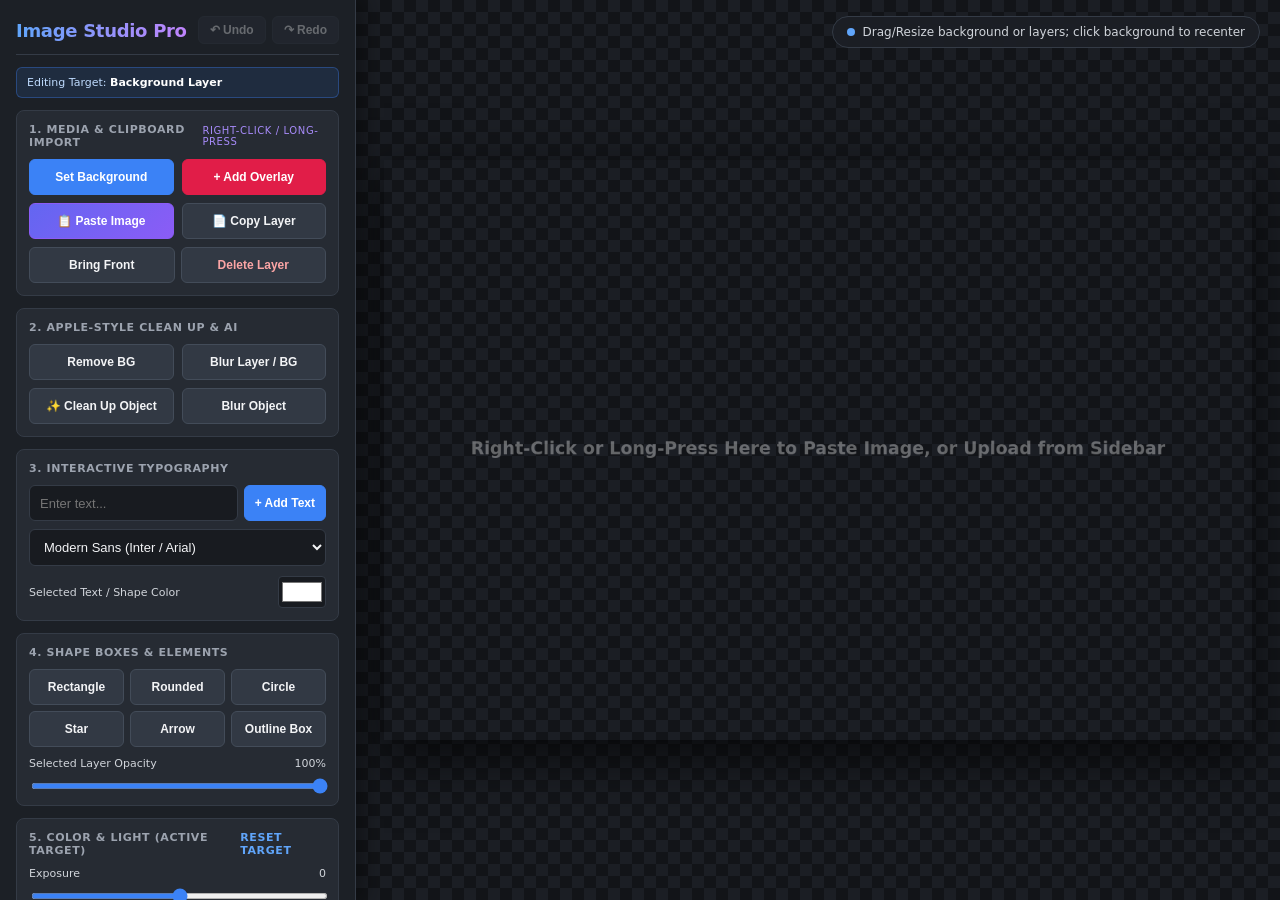
<file: image.html>
<!DOCTYPE html>
<html lang="en">
<head>
    <meta charset="UTF-8">
    <meta name="viewport" content="width=device-width, initial-scale=1.0, maximum-scale=1.0, user-scalable=no">
    <title>Pro Image Processing Studio</title>
    <style>
        :root {
            --bg-dark: #121418;
            --sidebar-bg: #1c2026;
            --panel-bg: #262b33;
            --border-color: #343b46;
            --accent: #3b82f6;
            --accent-hover: #2563eb;
            --danger: #ef4444;
            --success: #10b981;
            --text-main: #f3f4f6;
            --text-muted: #9ca3af;
        }
        * {
            box-sizing: border-box;
            -webkit-tap-highlight-color: transparent;
            -webkit-touch-callout: none;
        }
        body {
            font-family: 'Inter', system-ui, -apple-system, BlinkMacSystemFont, sans-serif;
            margin: 0;
            padding: 0;
            overflow: hidden;
            background-color: var(--bg-dark);
            display: flex;
            width: 100vw;
            height: 100vh;
            height: 100dvh;
            user-select: none;
            -webkit-user-select: none;
            color: var(--text-main);
            overscroll-behavior: none;
        }

        /* Sidebar Styling */
        .controls-sidebar {
            width: 356px;
            background: var(--sidebar-bg);
            border-right: 1px solid var(--border-color);
            padding: 16px;
            box-shadow: 6px 0 25px rgba(0,0,0,0.45);
            z-index: 10;
            height: 100%;
            overflow-y: auto;
            -webkit-overflow-scrolling: touch;
            display: flex;
            flex-direction: column;
            gap: 12px;
            flex-shrink: 0;
        }
        .controls-sidebar::-webkit-scrollbar { width: 6px; }
        .controls-sidebar::-webkit-scrollbar-thumb { background: #3e4652; border-radius: 3px; }

        .studio-header {
            display: flex;
            align-items: center;
            justify-content: space-between;
            border-bottom: 1px solid var(--border-color);
            padding-bottom: 10px;
        }
        .studio-header h2 {
            margin: 0;
            font-size: 18px;
            font-weight: 700;
            letter-spacing: -0.3px;
            background: linear-gradient(90deg, #60a5fa, #c084fc);
            -webkit-background-clip: text;
            -webkit-text-fill-color: transparent;
        }
        .history-bar {
            display: flex;
            gap: 6px;
        }
        .history-btn {
            background: #2b313b;
            color: var(--text-main);
            border: 1px solid var(--border-color);
            border-radius: 6px;
            padding: 6px 11px;
            font-size: 12px;
            font-weight: 600;
            cursor: pointer;
            display: flex;
            align-items: center;
            gap: 4px;
            transition: all 0.15s ease;
            touch-action: manipulation;
        }
        .history-btn:hover:not(:disabled), .history-btn:active:not(:disabled) {
            background: #3a4250;
            border-color: #556070;
        }
        .history-btn:disabled {
            opacity: 0.35;
            cursor: not-allowed;
        }

        .target-banner {
            background: rgba(59, 130, 246, 0.12);
            border: 1px solid rgba(59, 130, 246, 0.35);
            border-radius: 6px;
            padding: 8px 10px;
            font-size: 11px;
            display: flex;
            justify-content: space-between;
            align-items: center;
            color: #bfdbfe;
            gap: 8px;
        }
        .target-banner strong { color: #fff; }
        .target-links {
            display: flex;
            gap: 8px;
            align-items: center;
        }

        .control-card {
            background: var(--panel-bg);
            border: 1px solid var(--border-color);
            border-radius: 8px;
            padding: 12px;
        }
        .section-title {
            font-size: 11px;
            font-weight: 700;
            text-transform: uppercase;
            letter-spacing: 0.6px;
            color: var(--text-muted);
            margin-bottom: 10px;
            display: flex;
            justify-content: space-between;
            align-items: center;
        }

        .btn-grid {
            display: grid;
            grid-template-columns: 1fr 1fr;
            gap: 8px;
        }
        .btn-grid-3 {
            display: grid;
            grid-template-columns: repeat(3, 1fr);
            gap: 6px;
        }

        .action-btn {
            background: #323944;
            color: var(--text-main);
            border: 1px solid #434c59;
            padding: 10px 10px;
            border-radius: 6px;
            cursor: pointer;
            font-weight: 600;
            font-size: 12px;
            transition: all 0.15s ease;
            display: flex;
            align-items: center;
            justify-content: center;
            gap: 6px;
            touch-action: manipulation;
        }
        .action-btn:hover, .action-btn:active { background: #3e4756; border-color: #556070; }
        .action-btn.primary { background: var(--accent); border-color: var(--accent); color: #fff; }
        .action-btn.primary:hover, .action-btn.primary:active { background: var(--accent-hover); }
        .action-btn.accent-red { background: #e11d48; border-color: #e11d48; color: #fff; }
        .action-btn.accent-red:hover, .action-btn.accent-red:active { background: #be123c; }
        .action-btn.accent-purple {
            background: linear-gradient(135deg, #6366f1, #8b5cf6);
            border-color: #8b5cf6;
            color: #fff;
        }
        .action-btn.accent-purple:hover, .action-btn.accent-purple:active {
            background: linear-gradient(135deg, #4f46e5, #7c3aed);
        }
        .action-btn.active-tool {
            background: linear-gradient(135deg, rgba(96, 165, 250, 0.28), rgba(192, 132, 252, 0.28));
            border-color: #a78bfa;
            color: #e9d5ff;
            box-shadow: 0 0 0 2px rgba(167, 139, 250, 0.25);
        }

        .slider-row { margin-bottom: 10px; }
        .slider-header {
            display: flex;
            justify-content: space-between;
            font-size: 11px;
            color: #d1d5db;
            margin-bottom: 4px;
        }
        input[type="range"] {
            width: 100%;
            accent-color: var(--accent);
            height: 6px;
            background: #181b20;
            border-radius: 4px;
            cursor: pointer;
            touch-action: pan-y;
        }
        input[type="text"], select {
            width: 100%;
            padding: 9px 10px;
            border-radius: 6px;
            border: 1px solid var(--border-color);
            background: #181b20;
            color: var(--text-main);
            font-size: 13px;
            margin-bottom: 8px;
            outline: none;
            user-select: text;
            -webkit-user-select: text;
        }
        input[type="text"]:focus, select:focus { border-color: var(--accent); }

        .color-row {
            display: flex;
            align-items: center;
            gap: 8px;
            margin-top: 4px;
        }
        .color-row label { font-size: 11px; color: #d1d5db; flex: 1; }
        input[type="color"] {
            width: 48px;
            height: 32px;
            border: 1px solid var(--border-color);
            border-radius: 4px;
            background: #181b20;
            cursor: pointer;
            padding: 1px;
        }

        .hint-box {
            font-size: 11px;
            color: #e9d5ff;
            background: rgba(167, 139, 250, 0.14);
            border: 1px solid rgba(167, 139, 250, 0.35);
            padding: 8px 10px;
            border-radius: 6px;
            margin-top: 8px;
            line-height: 1.4;
            display: none;
        }

        .layer-bar {
            display: flex;
            gap: 6px;
            margin-top: 8px;
        }

        .download-btn {
            background: var(--success);
            border-color: var(--success);
            color: #fff;
            width: 100%;
            font-size: 14px;
            padding: 13px;
            margin-top: auto;
        }
        .download-btn:hover, .download-btn:active { background: #059669; }

        /* Workspace Canvas Area */
        .canvas-container {
            flex: 1;
            height: 100%;
            display: flex;
            align-items: center;
            justify-content: center;
            background-image: linear-gradient(45deg, #1b1e24 25%, transparent 25%), 
                              linear-gradient(-45deg, #1b1e24 25%, transparent 25%), 
                              linear-gradient(45deg, transparent 75%, #1b1e24 75%), 
                              linear-gradient(-45deg, transparent 75%, #1b1e24 75%);
            background-size: 24px 24px;
            background-position: 0 0, 0 12px, 12px -12px, -12px 0px;
            background-color: #121418;
            position: relative;
            overflow: hidden;
            touch-action: none;
        }
        canvas {
            max-width: 94%;
            max-height: 92%;
            box-shadow: 0 18px 50px rgba(0,0,0,0.65);
            background-color: transparent;
            touch-action: none;
        }

        .floating-status {
            position: absolute;
            top: 16px;
            right: 20px;
            background: rgba(28, 32, 38, 0.9);
            backdrop-filter: blur(8px);
            border: 1px solid var(--border-color);
            padding: 8px 14px;
            border-radius: 99px;
            font-size: 12px;
            color: #d1d5db;
            pointer-events: none;
            display: flex;
            align-items: center;
            gap: 8px;
            z-index: 5;
        }
        .status-dot {
            width: 8px;
            height: 8px;
            border-radius: 50%;
            background: #60a5fa;
            flex-shrink: 0;
        }

        /* On-Canvas Floating Paste / Copy Action Bar (Only shown on Right-Click or Long-Press) */
        .workspace-context-bar {
            position: absolute;
            display: none;
            align-items: center;
            gap: 6px;
            background: rgba(22, 26, 32, 0.96);
            backdrop-filter: blur(12px);
            border: 1px solid #4b5563;
            padding: 6px 8px;
            border-radius: 10px;
            box-shadow: 0 12px 32px rgba(0,0,0,0.65);
            z-index: 30;
            transform: translate(-50%, -125%);
            white-space: nowrap;
        }
        .workspace-context-bar::after {
            content: '';
            position: absolute;
            bottom: -6px;
            left: 50%;
            transform: translateX(-50%) rotate(45deg);
            width: 10px;
            height: 10px;
            background: rgba(22, 26, 32, 0.96);
            border-right: 1px solid #4b5563;
            border-bottom: 1px solid #4b5563;
        }
        .ctx-btn {
            background: #2d3542;
            color: #f9fafb;
            border: 1px solid #455061;
            border-radius: 6px;
            padding: 6px 11px;
            font-size: 12px;
            font-weight: 600;
            cursor: pointer;
            display: inline-flex;
            align-items: center;
            gap: 5px;
            transition: all 0.12s ease;
            touch-action: manipulation;
        }
        .ctx-btn:hover, .ctx-btn:active {
            background: #3b82f6;
            border-color: #60a5fa;
            color: #fff;
        }
        .ctx-btn.paste-primary {
            background: linear-gradient(135deg, #3b82f6, #8b5cf6);
            border-color: #8b5cf6;
            color: #fff;
        }
        .ctx-btn.paste-primary:hover, .ctx-btn.paste-primary:active {
            background: linear-gradient(135deg, #2563eb, #7c3aed);
        }
        .ctx-btn.danger-sm {
            background: rgba(239, 68, 68, 0.2);
            border-color: rgba(239, 68, 68, 0.45);
            color: #fca5a5;
        }
        .ctx-btn.danger-sm:hover {
            background: #ef4444;
            color: #fff;
        }

        /* Native Fallback Paste Catcher Modal */
        .paste-catcher-popover {
            position: absolute;
            display: none;
            flex-direction: column;
            align-items: center;
            gap: 6px;
            background: rgba(22, 26, 32, 0.98);
            border: 1.5px solid #8b5cf6;
            padding: 10px 14px;
            border-radius: 10px;
            box-shadow: 0 14px 35px rgba(0,0,0,0.75);
            z-index: 40;
            transform: translate(-50%, -110%);
            text-align: center;
        }
        .paste-catcher-box {
            width: 180px;
            padding: 7px 10px;
            border-radius: 6px;
            border: 1px dashed #a78bfa;
            background: rgba(139, 92, 246, 0.12);
            color: #e9d5ff;
            font-size: 12px;
            outline: none;
            user-select: text;
            -webkit-user-select: text;
        }

        /* Responsive Layout for iPad Portrait & Tablets */
        @media (max-width: 900px) {
            body {
                flex-direction: column-reverse;
            }
            .controls-sidebar {
                width: 100vw;
                height: 44dvh;
                border-right: none;
                border-top: 1px solid var(--border-color);
                padding: 14px;
            }
            .canvas-container {
                width: 100vw;
                height: 56dvh;
            }
            .floating-status {
                top: 10px;
                right: 12px;
                left: 12px;
                justify-content: center;
                font-size: 11px;
            }
        }
    </style>
</head>
<body>

    <div class="controls-sidebar">
        <div class="studio-header">
            <h2>Image Studio Pro</h2>
            <div class="history-bar">
                <button class="history-btn" id="undoBtn" disabled title="Undo (Ctrl+Z / Cmd+Z)">↶ Undo</button>
                <button class="history-btn" id="redoBtn" disabled title="Redo (Ctrl+Y / Cmd+Shift+Z)">↷ Redo</button>
            </div>
        </div>

        <div class="target-banner">
            <span>Editing Target: <strong id="activeTargetLabel">Background Layer</strong></span>
            <div class="target-links">
                <span id="recenterBgLink" style="cursor:pointer; text-decoration:underline; display:none; color:#93c5fd;" onclick="recenterBackground(true);">Recenter BG</span>
                <span id="deselectLink" style="cursor:pointer; text-decoration:underline; display:none;" onclick="selectObject(null); renderCompositeBoard();">Select BG</span>
            </div>
        </div>

        <!-- 1. Media Import & Clipboard Paste -->
        <div class="control-card">
            <div class="section-title">
                <span>1. Media & Clipboard Import</span>
                <span style="color:#a78bfa; font-weight:normal; font-size:10px;">Right-Click / Long-Press</span>
            </div>
            <div class="btn-grid">
                <button class="action-btn primary" onclick="document.getElementById('bgUpload').click()">Set Background</button>
                <button class="action-btn accent-red" onclick="document.getElementById('fgUpload').click()">+ Add Overlay</button>
            </div>
            <div class="btn-grid" style="margin-top:8px;">
                <button class="action-btn accent-purple" id="pasteClipboardBtn" title="Paste copied image directly onto workspace">
                    📋 Paste Image
                </button>
                <button class="action-btn" id="copySelectedSidebarBtn" title="Copy currently selected layer (Ctrl+C / Cmd+C)">
                    📄 Copy Layer
                </button>
            </div>
            <input type="file" id="bgUpload" accept="image/*" style="display:none;">
            <input type="file" id="fgUpload" accept="image/*" style="display:none;">
            <div class="layer-bar">
                <button class="action-btn" style="flex:1" id="bringFrontBtn" title="Bring Selected Forward">Bring Front</button>
                <button class="action-btn" style="flex:1; color:#fca5a5;" id="deleteObjBtn" title="Delete Selected Layer (Del)">Delete Layer</button>
            </div>
        </div>

        <!-- 2. Smart AI & Retouch Tools -->
        <div class="control-card">
            <div class="section-title">
                <span>2. Apple-Style Clean Up & AI</span>
                <span id="layerBlurTag" style="color:#60a5fa; font-weight:normal;"></span>
            </div>
            <div class="btn-grid">
                <button class="action-btn" id="removeBgBtn" title="Auto-cutout background only on the active target layer">Remove BG</button>
                <button class="action-btn" id="blurBgBtn" title="Toggle blur only on the active target layer">Blur Layer / BG</button>
                <button class="action-btn" id="removeObjToolBtn" title="Apple Clean Up style: Paint or circle over an object to seamlessly reconstruct the background">✨ Clean Up Object</button>
                <button class="action-btn" id="blurObjToolBtn" title="Brush over areas on active layer to blur them">Blur Object</button>
            </div>

            <div id="brushControls" style="display:none; margin-top:10px; padding-top:8px; border-top:1px solid var(--border-color);">
                <div class="slider-header">
                    <span>Clean Up / Brush Size</span>
                    <span id="brushSizeVal">38 px</span>
                </div>
                <input type="range" id="brushSize" min="8" max="130" value="38">
                <div style="display:flex; gap:6px; margin-top:6px;">
                    <button class="action-btn" style="flex:1" id="exitBrushBtn">Done Brushing</button>
                    <button class="action-btn" style="flex:1" id="clearRetouchBtn">Restore Original</button>
                </div>
            </div>
            <div class="hint-box" id="smartHint"></div>
        </div>

        <!-- 3. Typography Text Layers -->
        <div class="control-card">
            <div class="section-title">3. Interactive Typography</div>
            <div style="display:flex; gap:6px; margin-bottom:8px;">
                <input type="text" id="textInput" placeholder="Enter text..." style="margin-bottom:0;">
                <button class="action-btn primary" id="addTextBtn" style="white-space:nowrap;">+ Add Text</button>
            </div>
            <select id="fontStyle" style="margin-bottom:6px;">
                <option value="Inter, Arial, sans-serif">Modern Sans (Inter / Arial)</option>
                <option value="Georgia, serif">Editorial Serif (Georgia)</option>
                <option value="'Courier New', monospace">Code Mono (Courier)</option>
                <option value="Impact, sans-serif">Heavy Display (Impact)</option>
            </select>
            <div class="color-row">
                <label>Selected Text / Shape Color</label>
                <input type="color" id="activeColorPicker" value="#ffffff">
            </div>
        </div>

        <!-- 4. Vector Shape Boxes -->
        <div class="control-card">
            <div class="section-title">4. Shape Boxes & Elements</div>
            <div class="btn-grid-3">
                <button class="action-btn" onclick="addShapeLayer('rect')">Rectangle</button>
                <button class="action-btn" onclick="addShapeLayer('roundRect')">Rounded</button>
                <button class="action-btn" onclick="addShapeLayer('circle')">Circle</button>
                <button class="action-btn" onclick="addShapeLayer('star')">Star</button>
                <button class="action-btn" onclick="addShapeLayer('arrow')">Arrow</button>
                <button class="action-btn" onclick="addShapeLayer('frame')">Outline Box</button>
            </div>
            <div class="slider-row" style="margin-top:10px; margin-bottom:0;">
                <div class="slider-header">
                    <span>Selected Layer Opacity</span>
                    <span id="opacityVal">100%</span>
                </div>
                <input type="range" id="layerOpacity" min="10" max="100" value="100">
            </div>
        </div>

        <!-- 5. Color Grading & Light (Isolated Per-Layer) -->
        <div class="control-card">
            <div class="section-title">
                <span>5. Color & Light (Active Target)</span>
                <span style="cursor:pointer; color:#60a5fa;" id="resetGradingBtn">Reset Target</span>
            </div>

            <div class="slider-row">
                <div class="slider-header"><span>Exposure</span><span id="valExposure">0</span></div>
                <input type="range" id="adjExposure" min="-100" max="100" value="0">
            </div>
            <div class="slider-row">
                <div class="slider-header"><span>Light / Brightness</span><span id="valLight">0</span></div>
                <input type="range" id="adjLight" min="-100" max="100" value="0">
            </div>
            <div class="slider-row">
                <div class="slider-header"><span>Contrast</span><span id="valContrast">0</span></div>
                <input type="range" id="adjContrast" min="-100" max="100" value="0">
            </div>
            <div class="slider-row">
                <div class="slider-header"><span>Saturation</span><span id="valSaturation">0</span></div>
                <input type="range" id="adjSaturation" min="-100" max="100" value="0">
            </div>
            <div class="slider-row">
                <div class="slider-header"><span>Hue Shift</span><span id="valHue">0°</span></div>
                <input type="range" id="adjHue" min="-180" max="180" value="0">
            </div>
            <div class="slider-row" style="margin-bottom:0;">
                <div class="slider-header"><span>Warmth (Temp)</span><span id="valWarmth">0</span></div>
                <input type="range" id="adjWarmth" min="-100" max="100" value="0">
            </div>
        </div>

        <button class="action-btn download-btn" id="saveImage">Export Composite Image</button>
    </div>

    <div class="canvas-container" id="workspaceContainer">
        <div class="floating-status" id="statusBanner">
            <span class="status-dot"></span>
            <span id="statusText">Drag/Resize background or layers; click background to recenter</span>
        </div>

        <!-- On-Canvas Floating Action Menu (Shows ONLY on Right-Click or Long-Press) -->
        <div class="workspace-context-bar" id="workspaceContextBar">
            <button class="ctx-btn paste-primary" id="ctxPasteBtn" title="Paste copied image right here">📋 Paste Here</button>
            <button class="ctx-btn" id="ctxCopyBtn" style="display:none;" title="Copy selected layer">📄 Copy</button>
            <button class="ctx-btn" id="ctxDuplicateBtn" style="display:none;" title="Duplicate selected layer">📑 Duplicate</button>
            <button class="ctx-btn danger-sm" id="ctxDeleteBtn" style="display:none;" title="Delete selected layer">🗑️</button>
        </div>

        <!-- Native Paste Catcher Fallback -->
        <div class="paste-catcher-popover" id="pasteCatcherPopover">
            <span style="font-size:11px; color:#d1d5db;">Press <strong>Ctrl+V / Cmd+V</strong> or <strong>Tap & Paste</strong> inside box:</span>
            <div contenteditable="true" class="paste-catcher-box" id="nativePasteCatcher">Tap here & Paste</div>
        </div>

        <canvas id="studioCanvas"></canvas>
    </div>

    <script>
        const canvas = document.getElementById('studioCanvas');
        const ctx = canvas.getContext('2d');
        const workspaceContainer = document.getElementById('workspaceContainer');
        const workspaceContextBar = document.getElementById('workspaceContextBar');
        const pasteCatcherPopover = document.getElementById('pasteCatcherPopover');
        const nativePasteCatcher = document.getElementById('nativePasteCatcher');

        canvas.width = 1200;
        canvas.height = 800;

        const CORNER_HOVER_DURATION = 1500; // 1.5 seconds for corner rotate
        const LONG_PRESS_DURATION = 550;    // 0.55 seconds for touch long-press Paste menu

        function createDefaultGrading() {
            return { exposure: 0, light: 0, contrast: 0, saturation: 0, hue: 0, warmth: 0 };
        }

        // Dedicated Background Layer State (now supports drag, 8-handle resize, and rotate like an overlay)
        const bgLayer = {
            id: 'bg-layer',
            type: 'background',
            img: null,
            buffer: document.createElement('canvas'),
            x: canvas.width / 2,
            y: canvas.height / 2,
            width: canvas.width,
            height: canvas.height,
            rotate: 0,
            opacity: 1,
            blurLevel: 0,
            grading: createDefaultGrading()
        };
        bgLayer.buffer.width = canvas.width;
        bgLayer.buffer.height = canvas.height;
        const bgCtx = bgLayer.buffer.getContext('2d');

        // Offscreen scratchpad for isolated per-layer rendering
        const layerScratch = document.createElement('canvas');
        const scratchCtx = layerScratch.getContext('2d');

        // Interactive objects stack
        let objects = [];
        let selectedObj = null;

        // Internal Studio Clipboard + Last Clicked Workspace Coordinates
        let internalClipboardObj = null;
        let lastWorkspaceTargetPt = { x: canvas.width / 2, y: canvas.height / 2 };
        let lastContainerScreenPt = { x: 250, y: 250 };

        // Touch Long-Press Timer State for showing the Paste Menu
        let longPressTimer = null;
        let longPressStartPt = { x: 0, y: 0 };

        // Brush / Apple Clean Up State
        let activeBrushTool = null; // null | 'removeObj' | 'blurObj'
        let isBrushing = false;
        let brushRadius = 38;
        let mousePos = { x: 0, y: 0 };
        let cleanUpPath = [];

        // 1.5-Second Corner Hover / Touch-Hold Rotation State
        let hoveredCorner = null;
        let cornerHoverTimer = null;
        let cornerHoverStartTime = 0;
        let rotateUnlockedCorner = null;
        let animFrameId = null;

        // Multi-Touch / Pointer Tracking
        const activePointers = new Map();
        let lastPinchDist = 0;
        let lastPinchAngle = 0;

        // Interaction State
        let interaction = {
            mode: 'none', // 'none' | 'drag' | 'resize' | 'rotate' | 'pinch'
            targetObj: null,
            handle: null,
            startMouse: { x: 0, y: 0 },
            startObj: null,
            startAngle: 0,
            isHorizontalSnap: false,
            moved: false,
            isBgClickCandidate: false
        };

        // Helper: returns the currently transformable object (selected overlay OR background layer if loaded)
        function getActiveTransformObj() {
            if (selectedObj) return selectedObj;
            if (bgLayer.img) return bgLayer;
            return null;
        }

        function isBgOffCenter() {
            if (!bgLayer.img) return false;
            return (
                Math.abs(bgLayer.x - canvas.width / 2) > 0.5 ||
                Math.abs(bgLayer.y - canvas.height / 2) > 0.5 ||
                Math.abs(bgLayer.rotate % 360) > 0.5
            );
        }

        function recenterBackground(saveHist = true) {
            if (!bgLayer.img) return false;
            const changed = isBgOffCenter();
            bgLayer.x = canvas.width / 2;
            bgLayer.y = canvas.height / 2;
            bgLayer.rotate = 0;
            syncSidebarToActiveTarget();
            if (changed && saveHist) {
                saveHistoryState();
            }
            renderCompositeBoard();
            if (changed) {
                document.getElementById('statusText').textContent = 'Background recentered! Drag to move or use handles to resize.';
            }
            return changed;
        }

        // ============================================================================
        // UNDO / REDO HISTORY ENGINE
        // ============================================================================
        const MAX_HISTORY = 35;
        let historyStack = [];
        let historyIndex = -1;

        function cloneCanvas(srcCanvas) {
            const c = document.createElement('canvas');
            c.width = srcCanvas.width;
            c.height = srcCanvas.height;
            c.getContext('2d').drawImage(srcCanvas, 0, 0);
            return c;
        }

        function cloneLayerObject(o) {
            return {
                ...o,
                grading: { ...o.grading },
                sourceCanvas: o.type === 'image' ? cloneCanvas(o.sourceCanvas) : null
            };
        }

        function createSnapshot() {
            return {
                canvasWidth: canvas.width,
                canvasHeight: canvas.height,
                bg: {
                    img: bgLayer.img,
                    buffer: cloneCanvas(bgLayer.buffer),
                    x: bgLayer.x,
                    y: bgLayer.y,
                    width: bgLayer.width,
                    height: bgLayer.height,
                    rotate: bgLayer.rotate,
                     opacity: bgLayer.opacity ?? 1,
                    blurLevel: bgLayer.blurLevel,
                    grading: { ...bgLayer.grading }
                },
                objects: objects.map(cloneLayerObject),
                selectedObjId: selectedObj ? selectedObj.id : null
            };
        }

        function saveHistoryState() {
            if (historyIndex < historyStack.length - 1) {
                historyStack = historyStack.slice(0, historyIndex + 1);
            }
            historyStack.push(createSnapshot());
            if (historyStack.length > MAX_HISTORY) {
                historyStack.shift();
            } else {
                historyIndex++;
            }
            updateHistoryButtons();
            syncSidebarToActiveTarget();
        }

        function restoreSnapshot(snap) {
            canvas.width = snap.canvasWidth;
            canvas.height = snap.canvasHeight;

            bgLayer.img = snap.bg.img;
            bgLayer.buffer = cloneCanvas(snap.bg.buffer);
            bgLayer.x = snap.bg.x ?? canvas.width / 2;
            bgLayer.y = snap.bg.y ?? canvas.height / 2;
            bgLayer.width = snap.bg.width ?? canvas.width;
            bgLayer.height = snap.bg.height ?? canvas.height;
            bgLayer.rotate = snap.bg.rotate ?? 0;
            bgLayer.opacity = snap.bg.opacity ?? 1;
            bgLayer.blurLevel = snap.bg.blurLevel;
            bgLayer.grading = { ...snap.bg.grading };

            objects = snap.objects.map(cloneLayerObject);

            selectedObj = objects.find(o => o.id === snap.selectedObjId) || null;
            clearCornerHoverTimer();
            clearLongPressTimer();
            rotateUnlockedCorner = null;
            hideWorkspaceContextBar();
            syncSidebarToActiveTarget();
            renderCompositeBoard();
            updateHistoryButtons();
        }

        function undo() {
            if (historyIndex > 0) {
                historyIndex--;
                restoreSnapshot(historyStack[historyIndex]);
            }
        }

        function redo() {
            if (historyIndex < historyStack.length - 1) {
                historyIndex++;
                restoreSnapshot(historyStack[historyIndex]);
            }
        }

        function updateHistoryButtons() {
            document.getElementById('undoBtn').disabled = historyIndex <= 0;
            document.getElementById('redoBtn').disabled = historyIndex >= historyStack.length - 1;
        }

        document.getElementById('undoBtn').addEventListener('click', undo);
        document.getElementById('redoBtn').addEventListener('click', redo);

        // ============================================================================
        // ON-CANVAS PASTE / COPY MENU (ONLY RIGHT-CLICK OR TOUCH LONG-PRESS)
        // ============================================================================
        function clearLongPressTimer() {
            if (longPressTimer) {
                clearTimeout(longPressTimer);
                longPressTimer = null;
            }
        }

        function startTouchLongPressTimer(canvasPt, screenPt) {
            clearLongPressTimer();
            longPressStartPt = { ...screenPt };
            longPressTimer = setTimeout(() => {
                longPressTimer = null;
                if (interaction.mode === 'drag' && !interaction.moved) {
                    interaction.mode = 'none';
                    interaction.isBgClickCandidate = false;
                }
                lastWorkspaceTargetPt = canvasPt;
                lastContainerScreenPt = screenPt;
                showWorkspaceContextBar(screenPt.x, screenPt.y);
            }, LONG_PRESS_DURATION);
        }

        function showWorkspaceContextBar(screenX, screenY) {
            if (activeBrushTool) {
                hideWorkspaceContextBar();
                return;
            }
            pasteCatcherPopover.style.display = 'none';

            const wRect = workspaceContainer.getBoundingClientRect();
            const clampedX = Math.max(110, Math.min(wRect.width - 110, screenX));
            const clampedY = Math.max(58, Math.min(wRect.height - 24, screenY));

            workspaceContextBar.style.left = clampedX + 'px';
            workspaceContextBar.style.top = clampedY + 'px';
            workspaceContextBar.style.display = 'flex';

            const hasSelection = !!selectedObj;
            document.getElementById('ctxCopyBtn').style.display = hasSelection ? 'inline-flex' : 'none';
            document.getElementById('ctxDuplicateBtn').style.display = hasSelection ? 'inline-flex' : 'none';
            document.getElementById('ctxDeleteBtn').style.display = hasSelection ? 'inline-flex' : 'none';
        }

        function hideWorkspaceContextBar() {
            workspaceContextBar.style.display = 'none';
            pasteCatcherPopover.style.display = 'none';
        }

        workspaceContextBar.addEventListener('pointerdown', (e) => e.stopPropagation());
        pasteCatcherPopover.addEventListener('pointerdown', (e) => e.stopPropagation());

        workspaceContainer.addEventListener('contextmenu', (e) => {
            e.preventDefault();
            clearLongPressTimer();
            const pt = getCanvasPointer(e);
            lastWorkspaceTargetPt = pt;
            const wRect = workspaceContainer.getBoundingClientRect();
            lastContainerScreenPt = { x: e.clientX - wRect.left, y: e.clientY - wRect.top };

            let hitObj = null;
            for (let i = objects.length - 1; i >= 0; i--) {
                if (hitTestBody(toLocalSpace(pt, objects[i]), objects[i])) {
                    hitObj = objects[i];
                    break;
                }
            }
            if (hitObj && selectedObj !== hitObj) {
                selectObject(hitObj);
                renderCompositeBoard();
            }

            showWorkspaceContextBar(lastContainerScreenPt.x, lastContainerScreenPt.y);
        });

        async function copySelectedLayer() {
            if (!selectedObj) {
                showSmartHint('Select an Overlay, Text, or Shape layer on the workspace first to copy it.');
                return;
            }
            internalClipboardObj = cloneLayerObject(selectedObj);
            hideWorkspaceContextBar();

            if (selectedObj.type === 'image' && navigator.clipboard && window.ClipboardItem) {
                try {
                    const blob = await new Promise(res => selectedObj.sourceCanvas.toBlob(res, 'image/png'));
                    if (blob) {
                        await navigator.clipboard.write([new ClipboardItem({ 'image/png': blob })]);
                    }
                } catch (_) {}
            }
            document.getElementById('statusText').textContent = 'Layer copied! Right-click or long-press where you want to paste it.';
            showSmartHint('📄 Layer copied! Right-click or long-press anywhere on the workspace to paste.');
        }

        function duplicateSelectedLayer() {
            if (!selectedObj) return;
            hideWorkspaceContextBar();
            const copy = cloneLayerObject(selectedObj);
            copy.id = Date.now() + Math.random();
            copy.x = Math.min(canvas.width - 40, selectedObj.x + 34);
            copy.y = Math.min(canvas.height - 40, selectedObj.y + 34);
            objects.push(copy);
            selectObject(copy);
            saveHistoryState();
            renderCompositeBoard();
        }

        function pasteInternalLayerAt(targetPt) {
            if (!internalClipboardObj) return false;
            hideWorkspaceContextBar();
            const copy = cloneLayerObject(internalClipboardObj);
            copy.id = Date.now() + Math.random();
            copy.x = Math.max(20, Math.min(canvas.width - 20, targetPt ? targetPt.x : canvas.width / 2));
            copy.y = Math.max(20, Math.min(canvas.height - 20, targetPt ? targetPt.y : canvas.height / 2));
            objects.push(copy);
            selectObject(copy);
            saveHistoryState();
            renderCompositeBoard();
            document.getElementById('statusText').textContent = 'Layer pasted onto the workspace!';
            return true;
        }

        function loadAsBackgroundFromBlob(blob) {
            const url = URL.createObjectURL(blob);
            const img = new Image();
            img.onload = function() {
                bgLayer.img = img;
                canvas.width = img.width;
                canvas.height = img.height;
                bgLayer.x = canvas.width / 2;
                bgLayer.y = canvas.height / 2;
                bgLayer.width = canvas.width;
                bgLayer.height = canvas.height;
                bgLayer.rotate = 0;
                bgLayer.opacity = 1;
                resetBgBuffer();
                selectObject(null);
                hideWorkspaceContextBar();
                saveHistoryState();
                renderCompositeBoard();
                URL.revokeObjectURL(url);
                document.getElementById('statusText').textContent = 'Background loaded! Drag or resize with handles; click background to recenter.';
            };
            img.src = url;
        }

        function loadAsOverlayFromBlob(blob, targetPt = null) {
            const url = URL.createObjectURL(blob);
            const img = new Image();
            img.onload = function() {
                const offCanvas = document.createElement('canvas');
                offCanvas.width = img.width;
                offCanvas.height = img.height;
                offCanvas.getContext('2d').drawImage(img, 0, 0);

                const scaleFactor = Math.min(1, (canvas.width * 0.45) / img.width);
                const destX = targetPt ? Math.max(30, Math.min(canvas.width - 30, targetPt.x)) : canvas.width / 2;
                const destY = targetPt ? Math.max(30, Math.min(canvas.height - 30, targetPt.y)) : canvas.height / 2;

                const newObj = {
                    id: Date.now() + Math.random(),
                    type: 'image',
                    originalImg: img,
                    sourceCanvas: offCanvas,
                    x: destX,
                    y: destY,
                    width: img.width * scaleFactor,
                    height: img.height * scaleFactor,
                    rotate: 0,
                    opacity: 1,
                    blurLevel: 0,
                    grading: createDefaultGrading()
                };
                objects.push(newObj);
                selectObject(newObj);
                hideWorkspaceContextBar();
                saveHistoryState();
                renderCompositeBoard();
                URL.revokeObjectURL(url);
                document.getElementById('statusText').textContent = 'Image pasted onto the workspace!';
            };
            img.src = url;
        }

        function handlePastedImageBlob(blob, targetPt = lastWorkspaceTargetPt) {
            hideWorkspaceContextBar();
            if (!bgLayer.img && objects.length === 0) {
                loadAsBackgroundFromBlob(blob);
                showSmartHint('📋 First copied image set as Background! Drag/resize it freely, or click it to recenter.');
            } else {
                loadAsOverlayFromBlob(blob, targetPt);
                showSmartHint('📋 Copied image pasted at your target workspace point!');
            }
        }

        async function tryLoadImageFromHtmlOrUrl(str, targetPt) {
            let srcUrl = null;
            if (str.includes('<img')) {
                const doc = new DOMParser().parseFromString(str, 'text/html');
                const imgEl = doc.querySelector('img');
                if (imgEl && imgEl.src) srcUrl = imgEl.src;
            } else if (/^(https?:\/\/|data:image\/)/i.test(str.trim())) {
                srcUrl = str.trim();
            }
            if (!srcUrl) return false;

            try {
                const resp = await fetch(srcUrl, { mode: 'cors' });
                const blob = await resp.blob();
                if (blob && blob.type.startsWith('image/')) {
                    handlePastedImageBlob(blob, targetPt);
                    return true;
                }
            } catch (_) {
                return new Promise((resolve) => {
                    const img = new Image();
                    img.crossOrigin = 'anonymous';
                    img.onload = () => {
                        const c = document.createElement('canvas');
                        c.width = img.width;
                        c.height = img.height;
                        c.getContext('2d').drawImage(img, 0, 0);
                        c.toBlob((b) => {
                            if (b) {
                                handlePastedImageBlob(b, targetPt);
                                resolve(true);
                            } else resolve(false);
                        });
                    };
                    img.onerror = () => resolve(false);
                    img.src = srcUrl;
                });
            }
            return false;
        }

        function openNativePasteCatcher() {
            workspaceContextBar.style.display = 'none';
            const wRect = workspaceContainer.getBoundingClientRect();
            const cx = Math.max(120, Math.min(wRect.width - 120, lastContainerScreenPt.x));
            const cy = Math.max(85, Math.min(wRect.height - 30, lastContainerScreenPt.y));
            pasteCatcherPopover.style.left = cx + 'px';
            pasteCatcherPopover.style.top = cy + 'px';
            pasteCatcherPopover.style.display = 'flex';
            nativePasteCatcher.innerHTML = '';
            nativePasteCatcher.focus();
            showSmartHint('Press Ctrl+V / Cmd+V or Tap & Paste inside the purple box.');
        }

        async function triggerSmartPaste(targetPt = lastWorkspaceTargetPt) {
            hideWorkspaceContextBar();

            if (navigator.clipboard && navigator.clipboard.read) {
                try {
                    const clipboardItems = await navigator.clipboard.read();
                    for (const item of clipboardItems) {
                        const imageType = item.types.find(t => t.startsWith('image/'));
                        if (imageType) {
                            const blob = await item.getType(imageType);
                            handlePastedImageBlob(blob, targetPt);
                            return;
                        }
                        if (item.types.includes('text/html')) {
                            const htmlBlob = await item.getType('text/html');
                            const htmlText = await htmlBlob.text();
                            if (await tryLoadImageFromHtmlOrUrl(htmlText, targetPt)) return;
                        }
                        if (item.types.includes('text/plain')) {
                            const textBlob = await item.getType('text/plain');
                            const plainText = await textBlob.text();
                            if (await tryLoadImageFromHtmlOrUrl(plainText, targetPt)) return;
                        }
                    }
                } catch (_) {}
            }

            if (internalClipboardObj) {
                pasteInternalLayerAt(targetPt);
                return;
            }

            openNativePasteCatcher();
        }

        window.addEventListener('paste', async (e) => {
            const activeEl = document.activeElement;
            if (activeEl && activeEl.tagName === 'INPUT' && activeEl.id === 'textInput') return;

            const clipboardData = e.clipboardData || window.clipboardData;
            if (!clipboardData) return;

            const items = clipboardData.items;
            if (items) {
                for (let i = 0; i < items.length; i++) {
                    if (items[i].type.indexOf('image') !== -1) {
                        e.preventDefault();
                        const blob = items[i].getAsFile();
                        if (blob) {
                            handlePastedImageBlob(blob, lastWorkspaceTargetPt);
                            return;
                        }
                    }
                }
            }

            const htmlData = clipboardData.getData('text/html');
            if (htmlData && await tryLoadImageFromHtmlOrUrl(htmlData, lastWorkspaceTargetPt)) {
                e.preventDefault();
                return;
            }
            const textData = clipboardData.getData('text/plain');
            if (textData && await tryLoadImageFromHtmlOrUrl(textData, lastWorkspaceTargetPt)) {
                e.preventDefault();
                return;
            }

            if (internalClipboardObj) {
                e.preventDefault();
                pasteInternalLayerAt(lastWorkspaceTargetPt);
            }
        });

        nativePasteCatcher.addEventListener('input', () => {
            const pastedImg = nativePasteCatcher.querySelector('img');
            if (pastedImg && pastedImg.src) {
                tryLoadImageFromHtmlOrUrl(pastedImg.outerHTML, lastWorkspaceTargetPt);
                nativePasteCatcher.innerHTML = '';
                pasteCatcherPopover.style.display = 'none';
            }
        });

        document.getElementById('ctxPasteBtn').addEventListener('click', () => triggerSmartPaste(lastWorkspaceTargetPt));
        document.getElementById('pasteClipboardBtn').addEventListener('click', () => triggerSmartPaste(lastWorkspaceTargetPt));
        document.getElementById('ctxCopyBtn').addEventListener('click', copySelectedLayer);
        document.getElementById('copySelectedSidebarBtn').addEventListener('click', copySelectedLayer);
        document.getElementById('ctxDuplicateBtn').addEventListener('click', duplicateSelectedLayer);
        document.getElementById('ctxDeleteBtn').addEventListener('click', deleteSelectedObject);

        // Keyboard Shortcuts
        window.addEventListener('keydown', (e) => {
            if (document.activeElement && (document.activeElement.tagName === 'INPUT' || document.activeElement === nativePasteCatcher)) return;
            const isMod = e.ctrlKey || e.metaKey;
            if (isMod && e.key.toLowerCase() === 'z') {
                e.preventDefault();
                if (e.shiftKey) redo();
                else undo();
            } else if (isMod && e.key.toLowerCase() === 'y') {
                e.preventDefault();
                redo();
            } else if (isMod && e.key.toLowerCase() === 'c') {
                if (selectedObj) {
                    e.preventDefault();
                    copySelectedLayer();
                }
            } else if (isMod && e.key.toLowerCase() === 'd') {
                if (selectedObj) {
                    e.preventDefault();
                    duplicateSelectedLayer();
                }
            } else if (e.key === 'Delete' || e.key === 'Backspace') {
                deleteSelectedObject();
            } else if (e.key === 'Escape') {
                hideWorkspaceContextBar();
            }
        });

        function getActiveTarget() {
            return selectedObj ? selectedObj : bgLayer;
        }

        function resetBgBuffer() {
            const w = bgLayer.img ? bgLayer.img.width : canvas.width;
            const h = bgLayer.img ? bgLayer.img.height : canvas.height;
            bgLayer.buffer.width = w;
            bgLayer.buffer.height = h;
            const bCtx = bgLayer.buffer.getContext('2d');
            bCtx.clearRect(0, 0, w, h);
            if (bgLayer.img) {
                bCtx.drawImage(bgLayer.img, 0, 0, w, h);
            }
        }

        function resetOverlayBuffer(obj) {
            if (!obj || obj.type !== 'image' || !obj.originalImg) return;
            obj.sourceCanvas.width = obj.originalImg.width;
            obj.sourceCanvas.height = obj.originalImg.height;
            const oCtx = obj.sourceCanvas.getContext('2d');
            oCtx.clearRect(0, 0, obj.sourceCanvas.width, obj.sourceCanvas.height);
            oCtx.drawImage(obj.originalImg, 0, 0);
        }

        // 1. Background File Upload
        document.getElementById('bgUpload').addEventListener('change', function(e) {
            if (e.target.files && e.target.files[0]) {
                loadAsBackgroundFromBlob(e.target.files[0]);
                e.target.value = '';
            }
        });

        // 2. Overlay File Upload
        document.getElementById('fgUpload').addEventListener('change', function(e) {
            if (e.target.files && e.target.files[0]) {
                loadAsOverlayFromBlob(e.target.files[0], { x: canvas.width / 2, y: canvas.height / 2 });
                e.target.value = '';
            }
        });

        // 3. Interactive Text Layers
        function addNewTextLayer(textStr) {
            const content = (textStr || document.getElementById('textInput').value || 'Double-Click or Edit Text').trim();
            const fontStyle = document.getElementById('fontStyle').value;
            const color = document.getElementById('activeColorPicker').value;

            ctx.save();
            ctx.font = `bold 64px ${fontStyle}`;
            const metrics = ctx.measureText(content);
            ctx.restore();

            const w = Math.max(140, metrics.width + 40);
            const h = 84;

            const newObj = {
                id: Date.now(),
                type: 'text',
                text: content,
                fontFamily: fontStyle,
                color: color,
                x: canvas.width / 2,
                y: canvas.height / 2,
                width: w,
                height: h,
                rotate: 0,
                opacity: 1,
                blurLevel: 0,
                grading: createDefaultGrading()
            };
            objects.push(newObj);
            selectObject(newObj);
            saveHistoryState();
            renderCompositeBoard();
        }

        document.getElementById('addTextBtn').addEventListener('click', () => addNewTextLayer());

        document.getElementById('textInput').addEventListener('input', (e) => {
            if (selectedObj && selectedObj.type === 'text') {
                selectedObj.text = e.target.value || ' ';
                renderCompositeBoard();
            }
        });
        document.getElementById('textInput').addEventListener('change', () => {
            if (selectedObj && selectedObj.type === 'text') saveHistoryState();
        });

        document.getElementById('fontStyle').addEventListener('change', (e) => {
            if (selectedObj && selectedObj.type === 'text') {
                selectedObj.fontFamily = e.target.value;
                saveHistoryState();
                renderCompositeBoard();
            }
        });

        document.getElementById('activeColorPicker').addEventListener('input', (e) => {
            if (selectedObj && (selectedObj.type === 'text' || selectedObj.type === 'shape')) {
                selectedObj.color = e.target.value;
                renderCompositeBoard();
            }
        });
        document.getElementById('activeColorPicker').addEventListener('change', () => {
            if (selectedObj && (selectedObj.type === 'text' || selectedObj.type === 'shape')) saveHistoryState();
        });

        // 4. Interactive Vector Shape Boxes
        window.addShapeLayer = function(shapeType) {
            const color = document.getElementById('activeColorPicker').value;
            const size = Math.min(canvas.width, canvas.height) * 0.25;
            const newObj = {
                id: Date.now(),
                type: 'shape',
                shapeType: shapeType,
                color: color === '#ffffff' ? '#3b82f6' : color,
                x: canvas.width / 2,
                y: canvas.height / 2,
                width: shapeType === 'arrow' ? size * 1.3 : size,
                height: shapeType === 'arrow' ? size * 0.6 : size,
                rotate: 0,
                opacity: 1,
                blurLevel: 0,
                grading: createDefaultGrading()
            };
            objects.push(newObj);
            selectObject(newObj);
            saveHistoryState();
            renderCompositeBoard();
        };

        document.getElementById('layerOpacity').addEventListener('input', (e) => {
            const val = parseInt(e.target.value, 10);
            document.getElementById('opacityVal').textContent = val + '%';
            const target = getActiveTarget();
            target.opacity = val / 100;
            renderCompositeBoard();
        });
        document.getElementById('layerOpacity').addEventListener('change', () => {
            saveHistoryState();
        });

        // Layer Management Buttons
        document.getElementById('bringFrontBtn').addEventListener('click', () => {
            if (!selectedObj) return;
            objects = objects.filter(o => o.id !== selectedObj.id);
            objects.push(selectedObj);
            saveHistoryState();
            renderCompositeBoard();
        });

        function deleteSelectedObject() {
            if (!selectedObj) return;
            objects = objects.filter(o => o.id !== selectedObj.id);
            selectObject(null);
            hideWorkspaceContextBar();
            saveHistoryState();
            renderCompositeBoard();
        }
        document.getElementById('deleteObjBtn').addEventListener('click', deleteSelectedObject);

        const gradingMap = [
            { id: 'adjExposure',   key: 'exposure',   label: 'valExposure',   suffix: '' },
            { id: 'adjLight',      key: 'light',      label: 'valLight',      suffix: '' },
            { id: 'adjContrast',   key: 'contrast',   label: 'valContrast',   suffix: '' },
            { id: 'adjSaturation', key: 'saturation', label: 'valSaturation', suffix: '' },
            { id: 'adjHue',        key: 'hue',        label: 'valHue',        suffix: '°' },
            { id: 'adjWarmth',     key: 'warmth',     label: 'valWarmth',     suffix: '' }
        ];

        function syncSidebarToActiveTarget() {
            const target = getActiveTarget();
            const g = target.grading;

            const targetLabel = document.getElementById('activeTargetLabel');
            const deselectLink = document.getElementById('deselectLink');
            const recenterBgLink = document.getElementById('recenterBgLink');

            if (!selectedObj) {
                targetLabel.textContent = 'Background Layer';
                deselectLink.style.display = 'none';
            } else {
                const typeNames = { image: 'Image Overlay', text: 'Text Layer', shape: 'Shape Layer' };
                targetLabel.textContent = typeNames[selectedObj.type] || 'Selected Layer';
                deselectLink.style.display = 'inline';
            }

            recenterBgLink.style.display = isBgOffCenter() ? 'inline' : 'none';

            gradingMap.forEach(item => {
                const val = g[item.key] || 0;
                document.getElementById(item.id).value = val;
                document.getElementById(item.label).textContent = val + item.suffix;
            });

            const blurTag = document.getElementById('layerBlurTag');
            const blurBtn = document.getElementById('blurBgBtn');
            if (target.blurLevel > 0) {
                blurTag.textContent = `Blur: ${target.blurLevel}px`;
                blurBtn.classList.add('active-tool');
            } else {
                blurTag.textContent = '';
                blurBtn.classList.remove('active-tool');
            }

            const op = Math.round((target.opacity ?? 1) * 100);
            document.getElementById('layerOpacity').value = op;
            document.getElementById('opacityVal').textContent = op + '%';

            if (selectedObj) {
                if (selectedObj.type === 'text') {
                    document.getElementById('textInput').value = selectedObj.text;
                    document.getElementById('activeColorPicker').value = selectedObj.color;
                } else if (selectedObj.type === 'shape') {
                    document.getElementById('activeColorPicker').value = selectedObj.color;
                }
            }
        }

        function selectObject(obj) {
            selectedObj = obj;
            clearCornerHoverTimer();
            rotateUnlockedCorner = null;
            syncSidebarToActiveTarget();
        }

        function showSmartHint(msg) {
            const box = document.getElementById('smartHint');
            if (!msg) {
                box.style.display = 'none';
                return;
            }
            box.textContent = msg;
            box.style.display = 'block';
        }

        // Remove BG: Isolated to active target
        document.getElementById('removeBgBtn').addEventListener('click', () => {
            let targetCanvas = null;
            let targetName = '';

            if (selectedObj) {
                if (selectedObj.type === 'image') {
                    targetCanvas = selectedObj.sourceCanvas;
                    targetName = 'selected overlay';
                } else {
                    showSmartHint('Select an Image Overlay or switch to the Background Layer to remove a background.');
                    return;
                }
            } else if (bgLayer.img) {
                targetCanvas = bgLayer.buffer;
                targetName = 'background layer';
            } else {
                showSmartHint('Upload or Paste an Image first to remove its background.');
                return;
            }

            const tCtx = targetCanvas.getContext('2d');
            const w = targetCanvas.width;
            const h = targetCanvas.height;
            const imgData = tCtx.getImageData(0, 0, w, h);
            const data = imgData.data;

            const sampleCoords = [
                [2, 2], [w - 3, 2], [2, h - 3], [w - 3, h - 3], [Math.floor(w / 2), 2]
            ];
            let rSum = 0, gSum = 0, bSum = 0;
            sampleCoords.forEach(([sx, sy]) => {
                const idx = (Math.max(0, sy) * w + Math.max(0, sx)) * 4;
                rSum += data[idx];
                gSum += data[idx + 1];
                bSum += data[idx + 2];
            });
            const bgR = rSum / sampleCoords.length;
            const bgG = gSum / sampleCoords.length;
            const bgB = bSum / sampleCoords.length;

            const threshold = 68;
            const softEdge = 24;

            for (let i = 0; i < data.length; i += 4) {
                const dr = data[i] - bgR;
                const dg = data[i + 1] - bgG;
                const db = data[i + 2] - bgB;
                const dist = Math.sqrt(dr * dr + dg * dg + db * db);

                if (dist < threshold) {
                    data[i + 3] = 0;
                } else if (dist < threshold + softEdge) {
                    const alphaFactor = (dist - threshold) / softEdge;
                    data[i + 3] = Math.round(data[i + 3] * alphaFactor);
                }
            }

            tCtx.putImageData(imgData, 0, 0);
            saveHistoryState();
            showSmartHint(`Removed background on the ${targetName} (Undo available).`);
            renderCompositeBoard();
        });

        // Blur Layer / BG Toggle
        document.getElementById('blurBgBtn').addEventListener('click', () => {
            const target = getActiveTarget();
            if (target.blurLevel === 0) target.blurLevel = 8;
            else if (target.blurLevel === 8) target.blurLevel = 18;
            else target.blurLevel = 0;

            saveHistoryState();
            syncSidebarToActiveTarget();
            renderCompositeBoard();
        });

        // ============================================================================
        // APPLE CLEAN UP STYLE SMART OBJECT REMOVER & BLUR BRUSH
        // ============================================================================
        function setBrushTool(toolName) {
            if (activeBrushTool === toolName) {
                activeBrushTool = null;
            } else {
                activeBrushTool = toolName;
                hideWorkspaceContextBar();
            }

            document.getElementById('removeObjToolBtn').classList.toggle('active-tool', activeBrushTool === 'removeObj');
            document.getElementById('blurObjToolBtn').classList.toggle('active-tool', activeBrushTool === 'blurObj');
            document.getElementById('brushControls').style.display = activeBrushTool ? 'block' : 'none';

            const targetDesc = (selectedObj && selectedObj.type === 'image') ? 'the selected Overlay Image' : 'the Background Layer';
            if (activeBrushTool === 'removeObj') {
                showSmartHint(`✨ Apple Clean Up Mode (${targetDesc}): Paint or circle over an unwanted object with your finger, Apple Pencil, or mouse.`);
            } else if (activeBrushTool === 'blurObj') {
                showSmartHint(`Brushing on ${targetDesc} only. Drag over areas to blur them.`);
            } else {
                showSmartHint('');
            }
            renderCompositeBoard();
        }

        document.getElementById('removeObjToolBtn').addEventListener('click', () => setBrushTool('removeObj'));
        document.getElementById('blurObjToolBtn').addEventListener('click', () => setBrushTool('blurObj'));
        document.getElementById('exitBrushBtn').addEventListener('click', () => setBrushTool(null));

        document.getElementById('clearRetouchBtn').addEventListener('click', () => {
            if (selectedObj && selectedObj.type === 'image') {
                resetOverlayBuffer(selectedObj);
            } else {
                resetBgBuffer();
            }
            saveHistoryState();
            renderCompositeBoard();
        });

        document.getElementById('brushSize').addEventListener('input', (e) => {
            brushRadius = parseInt(e.target.value, 10);
            document.getElementById('brushSizeVal').textContent = brushRadius + ' px';
            renderCompositeBoard();
        });

        // Replaced by the Object Remover Upgrade below
        function runAppleCleanUpInpaint(strokePoints) {}

        function applyBlurBrushStroke(worldPt) {
            const worldRadius = brushRadius * getVisualScale();

            if (selectedObj && selectedObj.type === 'image') {
                const localPt = toLocalSpace(worldPt, selectedObj);
                const scaleX = selectedObj.sourceCanvas.width / selectedObj.width;
                const scaleY = selectedObj.sourceCanvas.height / selectedObj.height;
                const texX = (localPt.x + selectedObj.width / 2) * scaleX;
                const texY = (localPt.y + selectedObj.height / 2) * scaleY;
                const texR = worldRadius * ((scaleX + scaleY) / 2);

                const oCtx = selectedObj.sourceCanvas.getContext('2d');
                oCtx.save();
                oCtx.beginPath();
                oCtx.arc(texX, texY, texR, 0, Math.PI * 2);
                oCtx.clip();
                oCtx.filter = 'blur(14px)';
                oCtx.drawImage(selectedObj.sourceCanvas, 0, 0);
                oCtx.restore();
            } else if (bgLayer.img) {
                const localPt = toLocalSpace(worldPt, bgLayer);
                const scaleX = bgLayer.buffer.width / bgLayer.width;
                const scaleY = bgLayer.buffer.height / bgLayer.height;
                const texX = (localPt.x + bgLayer.width / 2) * scaleX;
                const texY = (localPt.y + bgLayer.height / 2) * scaleY;
                const texR = worldRadius * ((scaleX + scaleY) / 2);

                const bCtx = bgLayer.buffer.getContext('2d');
                bCtx.save();
                bCtx.beginPath();
                bCtx.arc(texX, texY, texR, 0, Math.PI * 2);
                bCtx.clip();
                bCtx.filter = 'blur(14px)';
                bCtx.drawImage(bgLayer.buffer, 0, 0);
                bCtx.restore();
            }
            renderCompositeBoard();
        }

        // 6. Per-Layer Color & Light Grading Controls
        gradingMap.forEach(item => {
            const el = document.getElementById(item.id);
            el.addEventListener('input', (e) => {
                const target = getActiveTarget();
                target.grading[item.key] = parseFloat(e.target.value);
                document.getElementById(item.label).textContent = target.grading[item.key] + item.suffix;
                renderCompositeBoard();
            });
            el.addEventListener('change', () => {
                saveHistoryState();
            });
        });

        document.getElementById('resetGradingBtn').addEventListener('click', () => {
            const target = getActiveTarget();
            target.grading = createDefaultGrading();
            saveHistoryState();
            syncSidebarToActiveTarget();
            renderCompositeBoard();
        });

        function buildLayerFilterString(gradingObj, blurPx = 0) {
            const g = gradingObj || createDefaultGrading();
            const brightness = Math.max(10, 100 + g.light * 0.6 + g.exposure * 0.8);
            const contrast = Math.max(10, 100 + g.contrast * 0.75 + g.exposure * 0.15);
            const saturate = Math.max(0, 100 + g.saturation);
            const sepia = g.warmth > 0 ? g.warmth * 0.35 : 0;
            const blurPart = blurPx > 0 ? `blur(${blurPx}px) ` : '';
            return `${blurPart}brightness(${brightness}%) contrast(${contrast}%) saturate(${saturate}%) hue-rotate(${g.hue}deg) sepia(${sepia}%)`;
        }

        // ============================================================================
        // UNIFIED POINTER EVENTS (SUPPORTS OVERLAYS + DRAGGABLE/RESIZABLE BACKGROUND)
        // ============================================================================
        function getCanvasPointer(e) {
            const rect = canvas.getBoundingClientRect();
            const scaleX = canvas.width / rect.width;
            const scaleY = canvas.height / rect.height;
            return {
                x: (e.clientX - rect.left) * scaleX,
                y: (e.clientY - rect.top) * scaleY
            };
        }

        function toLocalSpace(pt, obj) {
            const dx = pt.x - obj.x;
            const dy = pt.y - obj.y;
            const rad = (-obj.rotate * Math.PI) / 180;
            return {
                x: dx * Math.cos(rad) - dy * Math.sin(rad),
                y: dx * Math.sin(rad) + dy * Math.cos(rad)
            };
        }

        function toWorldSpace(localPt, obj) {
            const rad = (obj.rotate * Math.PI) / 180;
            return {
                x: obj.x + (localPt.x * Math.cos(rad) - localPt.y * Math.sin(rad)),
                y: obj.y + (localPt.x * Math.sin(rad) + localPt.y * Math.cos(rad))
            };
        }

        function getVisualScale() {
            const rect = canvas.getBoundingClientRect();
            return canvas.width / (rect.width || 1);
        }

        function getVisualHandleRadius() {
            return 8.5 * getVisualScale();
        }

        function getHandleCoords(obj) {
            const hw = obj.width / 2;
            const hh = obj.height / 2;
            return {
                tl: { x: -hw, y: -hh, cursor: 'nwse-resize', isCorner: true },
                tc: { x: 0,   y: -hh, cursor: 'ns-resize',   isCorner: false },
                tr: { x: hw,  y: -hh, cursor: 'nesw-resize', isCorner: true },
                mr: { x: hw,  y: 0,   cursor: 'ew-resize',   isCorner: false },
                br: { x: hw,  y: hh,  cursor: 'nwse-resize', isCorner: true },
                bc: { x: 0,   y: hh,  cursor: 'ns-resize',   isCorner: false },
                bl: { x: -hw, y: hh,  cursor: 'nesw-resize', isCorner: true },
                ml: { x: -hw, y: 0,   cursor: 'ew-resize',   isCorner: false }
            };
        }

        function getRotateArrowPos(cornerKey, obj) {
            const handles = getHandleCoords(obj);
            const c = handles[cornerKey];
            const offset = 26 * getVisualScale();
            const sx = c.x < 0 ? -1 : 1;
            const sy = c.y < 0 ? -1 : 1;
            return { x: c.x + sx * offset, y: c.y + sy * offset };
        }

        function hitTestHandle(localPt, obj, isTouch = false) {
            const handles = getHandleCoords(obj);
            const hitScale = isTouch ? 2.5 : 1.75;
            const r = getVisualHandleRadius() * hitScale;

            if (rotateUnlockedCorner) {
                const rotPos = getRotateArrowPos(rotateUnlockedCorner, obj);
                if (Math.hypot(localPt.x - rotPos.x, localPt.y - rotPos.y) <= r * 1.45) {
                    return 'rotate_' + rotateUnlockedCorner;
                }
            }

            for (const [key, pos] of Object.entries(handles)) {
                if (Math.hypot(localPt.x - pos.x, localPt.y - pos.y) <= r) {
                    if (rotateUnlockedCorner === key) {
                        return 'rotate_' + key;
                    }
                    return key;
                }
            }
            return null;
        }

        function hitTestBody(localPt, obj) {
            return (
                Math.abs(localPt.x) <= obj.width / 2 &&
                Math.abs(localPt.y) <= obj.height / 2
            );
        }

        function clearCornerHoverTimer() {
            if (cornerHoverTimer) {
                clearTimeout(cornerHoverTimer);
                cornerHoverTimer = null;
            }
            if (animFrameId) {
                cancelAnimationFrame(animFrameId);
                animFrameId = null;
            }
            hoveredCorner = null;
        }

        function startCornerHoverCountdown(cornerKey, autoSwitchTouchRotate = false) {
            const activeObj = getActiveTransformObj();
            if (!activeObj || hoveredCorner === cornerKey || rotateUnlockedCorner === cornerKey) return;
            clearCornerHoverTimer();
            hoveredCorner = cornerKey;
            cornerHoverStartTime = performance.now();

            const animateProgress = () => {
                if (!hoveredCorner) return;
                renderCompositeBoard();
                if (performance.now() - cornerHoverStartTime < CORNER_HOVER_DURATION) {
                    animFrameId = requestAnimationFrame(animateProgress);
                }
            };
            animFrameId = requestAnimationFrame(animateProgress);

            cornerHoverTimer = setTimeout(() => {
                rotateUnlockedCorner = cornerKey;
                hoveredCorner = null;
                document.getElementById('statusText').textContent = 'Rotate Arrow unlocked! Drag to freely rotate.';
                const target = getActiveTransformObj();
                if (autoSwitchTouchRotate && target && interaction.mode === 'resize' && !interaction.moved) {
                    interaction.mode = 'rotate';
                    interaction.targetObj = target;
                    interaction.startObj = { ...target };
                    interaction.startAngle = Math.atan2(mousePos.y - target.y, mousePos.x - target.x);
                }
                renderCompositeBoard();
            }, CORNER_HOVER_DURATION);
        }

        // Pointer Down on Workspace Canvas
        canvas.addEventListener('pointerdown', (e) => {
            if (e.pointerType === 'mouse' && e.button !== 0) return;

            e.preventDefault();
            canvas.setPointerCapture(e.pointerId);
            const pt = getCanvasPointer(e);
            mousePos = pt;
            lastWorkspaceTargetPt = pt;

            const wRect = workspaceContainer.getBoundingClientRect();
            const screenPt = { x: e.clientX - wRect.left, y: e.clientY - wRect.top };
            lastContainerScreenPt = screenPt;

            hideWorkspaceContextBar();

            const isTouch = e.pointerType === 'touch' || e.pointerType === 'pen';
            activePointers.set(e.pointerId, pt);

            const activeTransformObj = getActiveTransformObj();

            // Multi-touch (2 fingers): Pinch to Scale & Twist to Rotate Active Object (Overlay or Background)
            if (activePointers.size === 2 && activeTransformObj && !activeBrushTool) {
                clearCornerHoverTimer();
                clearLongPressTimer();
                const pts = Array.from(activePointers.values());
                lastPinchDist = Math.hypot(pts[1].x - pts[0].x, pts[1].y - pts[0].y);
                lastPinchAngle = Math.atan2(pts[1].y - pts[0].y, pts[1].x - pts[0].x);
                interaction.mode = 'pinch';
                interaction.targetObj = activeTransformObj;
                interaction.moved = false;
                interaction.isBgClickCandidate = false;
                return;
            }

            if (activeBrushTool) {
                clearLongPressTimer();
                isBrushing = true;
                if (activeBrushTool === 'removeObj') {
                    cleanUpPath = [pt];
                    renderCompositeBoard();
                } else {
                    applyBlurBrushStroke(pt);
                }
                return;
            }

            // 1. Check handles on currently active object (Selected Overlay OR Background Layer)
            if (activeTransformObj) {
                const local = toLocalSpace(pt, activeTransformObj);
                const handleHit = hitTestHandle(local, activeTransformObj, isTouch);
                if (handleHit) {
                    clearCornerHoverTimer();
                    clearLongPressTimer();
                    interaction.moved = false;
                    interaction.isBgClickCandidate = false;
                    interaction.targetObj = activeTransformObj;
                    if (handleHit.startsWith('rotate_')) {
                        interaction.mode = 'rotate';
                        interaction.startMouse = pt;
                        interaction.startObj = { ...activeTransformObj };
                        interaction.startAngle = Math.atan2(pt.y - activeTransformObj.y, pt.x - activeTransformObj.x);
                    } else {
                        interaction.mode = 'resize';
                        interaction.handle = handleHit;
                        interaction.startMouse = pt;
                        interaction.startObj = { ...activeTransformObj };

                        const handleInfo = getHandleCoords(activeTransformObj)[handleHit];
                        if (isTouch && handleInfo && handleInfo.isCorner) {
                            startCornerHoverCountdown(handleHit, true);
                        }
                    }
                    return;
                }
            }

            // 2. Check hit on any overlay object from top-most to bottom-most
            for (let i = objects.length - 1; i >= 0; i--) {
                const obj = objects[i];
                const local = toLocalSpace(pt, obj);
                if (hitTestBody(local, obj)) {
                    selectObject(obj);
                    interaction.mode = 'drag';
                    interaction.targetObj = obj;
                    interaction.moved = false;
                    interaction.isBgClickCandidate = false;
                    interaction.startMouse = pt;
                    interaction.startObj = { ...obj };
                    renderCompositeBoard();
                    if (isTouch) {
                        startTouchLongPressTimer(pt, screenPt);
                    }
                    return;
                }
            }

            // 3. Clicked or pressed on Background / Workspace
            selectObject(null);
            if (bgLayer.img) {
                interaction.mode = 'drag';
                interaction.targetObj = bgLayer;
                interaction.moved = false;
                interaction.isBgClickCandidate = true;
                interaction.startMouse = pt;
                interaction.startObj = { ...bgLayer };
            } else {
                interaction.mode = 'none';
                interaction.targetObj = null;
                interaction.isBgClickCandidate = false;
            }
            renderCompositeBoard();

            if (isTouch) {
                startTouchLongPressTimer(pt, screenPt);
            }
        });

        // Pointer Move
        window.addEventListener('pointermove', (e) => {
            const pt = getCanvasPointer(e);
            mousePos = pt;
            const isTouch = e.pointerType === 'touch' || e.pointerType === 'pen';

            if (activePointers.has(e.pointerId)) {
                activePointers.set(e.pointerId, pt);
            }

            if (longPressTimer) {
                const wRect = workspaceContainer.getBoundingClientRect();
                const curScreenX = e.clientX - wRect.left;
                const curScreenY = e.clientY - wRect.top;
                if (Math.hypot(curScreenX - longPressStartPt.x, curScreenY - longPressStartPt.y) > 10) {
                    clearLongPressTimer();
                }
            }

            const targetObj = interaction.targetObj || getActiveTransformObj();

            // Handle 2-Finger Pinch Zoom & Rotate (Overlay or Background)
            if (interaction.mode === 'pinch' && activePointers.size === 2 && targetObj) {
                clearLongPressTimer();
                interaction.isBgClickCandidate = false;
                const pts = Array.from(activePointers.values());
                const dist = Math.hypot(pts[1].x - pts[0].x, pts[1].y - pts[0].y);
                const angle = Math.atan2(pts[1].y - pts[0].y, pts[1].x - pts[0].x);

                if (lastPinchDist > 10) {
                    const scale = dist / lastPinchDist;
                    targetObj.width = Math.max(28, targetObj.width * scale);
                    targetObj.height = Math.max(28, targetObj.height * scale);
                    interaction.moved = true;
                }

                const deltaDeg = ((angle - lastPinchAngle) * 180) / Math.PI;
                let newDeg = (targetObj.rotate + deltaDeg) % 360;
                if (newDeg < 0) newDeg += 360;

                const snapTolerance = 3.5;
                if (Math.abs(newDeg - 0) <= snapTolerance || Math.abs(newDeg - 360) <= snapTolerance) {
                    newDeg = 0;
                    interaction.isHorizontalSnap = true;
                } else if (Math.abs(newDeg - 180) <= snapTolerance) {
                    newDeg = 180;
                    interaction.isHorizontalSnap = true;
                } else {
                    interaction.isHorizontalSnap = false;
                }
                targetObj.rotate = newDeg;

                lastPinchDist = dist;
                lastPinchAngle = angle;
                renderCompositeBoard();
                return;
            }

            if (activeBrushTool) {
                canvas.style.cursor = 'none';
                if (isBrushing) {
                    if (activeBrushTool === 'removeObj') {
                        cleanUpPath.push(pt);
                        renderCompositeBoard();
                    } else {
                        applyBlurBrushStroke(pt);
                    }
                } else if (!isTouch) {
                    renderCompositeBoard();
                }
                return;
            }

            // Desktop Hover State (when not dragging)
            if (interaction.mode === 'none' && !isTouch) {
                const hoverTarget = getActiveTransformObj();
                if (hoverTarget) {
                    const local = toLocalSpace(pt, hoverTarget);
                    const handle = hitTestHandle(local, hoverTarget, false);

                    if (handle) {
                        if (handle.startsWith('rotate_')) {
                            canvas.style.cursor = 'grab';
                            return;
                        }
                        const handleInfo = getHandleCoords(hoverTarget)[handle];
                        canvas.style.cursor = handleInfo.cursor;

                        if (handleInfo.isCorner) {
                            startCornerHoverCountdown(handle, false);
                        } else {
                            clearCornerHoverTimer();
                        }
                        return;
                    } else {
                        if (rotateUnlockedCorner) {
                            const cPos = getHandleCoords(hoverTarget)[rotateUnlockedCorner];
                            const rPos = getRotateArrowPos(rotateUnlockedCorner, hoverTarget);
                            const distCorner = Math.hypot(local.x - cPos.x, local.y - cPos.y);
                            const distArrow = Math.hypot(local.x - rPos.x, local.y - rPos.y);
                            if (distCorner > getVisualHandleRadius() * 4.5 && distArrow > getVisualHandleRadius() * 4.5) {
                                rotateUnlockedCorner = null;
                                document.getElementById('statusText').textContent = 'Drag/Resize background or layers; click background to recenter';
                                renderCompositeBoard();
                            }
                        }
                        if (hoveredCorner) {
                            clearCornerHoverTimer();
                            renderCompositeBoard();
                        }
                    }

                    if (hitTestBody(local, hoverTarget)) {
                        canvas.style.cursor = 'move';
                        return;
                    }
                }

                const hoveringAny = objects.some(o => hitTestBody(toLocalSpace(pt, o), o));
                canvas.style.cursor = hoveringAny ? 'pointer' : (bgLayer.img ? 'move' : 'default');
                return;
            }

            // Dragging Object (Overlay or Background)
            if (interaction.mode === 'drag' && targetObj) {
                const dx = pt.x - interaction.startMouse.x;
                const dy = pt.y - interaction.startMouse.y;
                if (Math.hypot(dx, dy) > 3 * getVisualScale()) {
                    interaction.moved = true;
                    interaction.isBgClickCandidate = false;
                    clearLongPressTimer();
                    hideWorkspaceContextBar();
                }
                if (interaction.moved) {
                    targetObj.x = interaction.startObj.x + dx;
                    targetObj.y = interaction.startObj.y + dy;
                    renderCompositeBoard();
                }
            }

            // Rotating Object + Horizontal Red Dashed Line Snap
            else if (interaction.mode === 'rotate' && targetObj) {
                canvas.style.cursor = 'grabbing';
                interaction.moved = true;
                interaction.isBgClickCandidate = false;
                clearLongPressTimer();
                const currentAngle = Math.atan2(pt.y - targetObj.y, pt.x - targetObj.x);
                const deltaDeg = ((currentAngle - interaction.startAngle) * 180) / Math.PI;
                let newDeg = (interaction.startObj.rotate + deltaDeg) % 360;
                if (newDeg < 0) newDeg += 360;

                const snapTolerance = 3.5;
                if (Math.abs(newDeg - 0) <= snapTolerance || Math.abs(newDeg - 360) <= snapTolerance) {
                    newDeg = 0;
                    interaction.isHorizontalSnap = true;
                } else if (Math.abs(newDeg - 180) <= snapTolerance) {
                    newDeg = 180;
                    interaction.isHorizontalSnap = true;
                } else {
                    interaction.isHorizontalSnap = false;
                }

                targetObj.rotate = newDeg;
                renderCompositeBoard();
            }

            // Resizing Object (8-point resize for Overlay or Background)
            else if (interaction.mode === 'resize' && targetObj) {
                const moveDist = Math.hypot(pt.x - interaction.startMouse.x, pt.y - interaction.startMouse.y);
                if (moveDist > 4 * getVisualScale()) {
                    interaction.moved = true;
                    interaction.isBgClickCandidate = false;
                    clearCornerHoverTimer();
                    clearLongPressTimer();
                } else if (!interaction.moved) {
                    return;
                }

                const s = interaction.startObj;
                const localMouse = toLocalSpace(pt, s);
                const minSize = 28;

                let left = -s.width / 2;
                let right = s.width / 2;
                let top = -s.height / 2;
                let bottom = s.height / 2;

                const h = interaction.handle;

                if (h === 'mr') right = Math.max(left + minSize, localMouse.x);
                else if (h === 'ml') left = Math.min(right - minSize, localMouse.x);
                else if (h === 'bc') bottom = Math.max(top + minSize, localMouse.y);
                else if (h === 'tc') top = Math.min(bottom - minSize, localMouse.y);
                else {
                    if (h === 'br') {
                        const scale = Math.max(Math.max(minSize, localMouse.x - left) / s.width, Math.max(minSize, localMouse.y - top) / s.height);
                        right = left + s.width * scale;
                        bottom = top + s.height * scale;
                    } else if (h === 'tl') {
                        const scale = Math.max(Math.max(minSize, right - localMouse.x) / s.width, Math.max(minSize, bottom - localMouse.y) / s.height);
                        left = right - s.width * scale;
                        top = bottom - s.height * scale;
                    } else if (h === 'tr') {
                        const scale = Math.max(Math.max(minSize, localMouse.x - left) / s.width, Math.max(minSize, bottom - localMouse.y) / s.height);
                        right = left + s.width * scale;
                        top = bottom - s.height * scale;
                    } else if (h === 'bl') {
                        const scale = Math.max(Math.max(minSize, right - localMouse.x) / s.width, Math.max(minSize, localMouse.y - top) / s.height);
                        left = right - s.width * scale;
                        bottom = top + s.height * scale;
                    }
                }

                const newW = right - left;
                const newH = bottom - top;
                const localOffset = { x: (left + right) / 2, y: (top + bottom) / 2 };
                const worldCenter = toWorldSpace(localOffset, s);

                targetObj.width = newW;
                targetObj.height = newH;
                targetObj.x = worldCenter.x;
                targetObj.y = worldCenter.y;

                renderCompositeBoard();
            }
        });

        function handlePointerUpOrCancel(e) {
            activePointers.delete(e.pointerId);
            clearLongPressTimer();

            if (isBrushing && activePointers.size === 0) {
                isBrushing = false;
                if (activeBrushTool === 'removeObj' && cleanUpPath.length > 0) {
                    runAppleCleanUpInpaint(cleanUpPath);
                    cleanUpPath = [];
                }
                saveHistoryState();
                renderCompositeBoard();
            }

            if (interaction.mode !== 'none' && activePointers.size === 0) {
                clearCornerHoverTimer();
                const didChange = interaction.moved;
                const clickedBgWithoutMove = !didChange && interaction.isBgClickCandidate && bgLayer.img;

                interaction.isHorizontalSnap = false;
                interaction.mode = 'none';
                interaction.targetObj = null;
                interaction.handle = null;
                interaction.moved = false;
                interaction.isBgClickCandidate = false;

                if (clickedBgWithoutMove && isBgOffCenter()) {
                    // Clicking the background (without dragging) recenters it
                    recenterBackground(true);
                } else if (didChange) {
                    saveHistoryState();
                } else {
                    syncSidebarToActiveTarget();
                }
                renderCompositeBoard();
            }
        }

        window.addEventListener('pointerup', handlePointerUpOrCancel);
        window.addEventListener('pointercancel', handlePointerUpOrCancel);

        // Draw Vector Shapes Helper
        function drawShapeObject(targetCtx, obj) {
            const w = obj.width;
            const h = obj.height;
            const hw = w / 2;
            const hh = h / 2;
            targetCtx.fillStyle = obj.color;
            targetCtx.strokeStyle = obj.color;
            targetCtx.lineWidth = Math.max(4, Math.min(w, h) * 0.06);

            targetCtx.beginPath();
            if (obj.shapeType === 'rect') {
                targetCtx.fillRect(-hw, -hh, w, h);
            } else if (obj.shapeType === 'roundRect') {
                const r = Math.min(w, h) * 0.2;
                targetCtx.roundRect(-hw, -hh, w, h, r);
                targetCtx.fill();
            } else if (obj.shapeType === 'circle') {
                targetCtx.ellipse(0, 0, hw, hh, 0, 0, Math.PI * 2);
                targetCtx.fill();
            } else if (obj.shapeType === 'frame') {
                targetCtx.strokeRect(-hw, -hh, w, h);
            } else if (obj.shapeType === 'star') {
                const spikes = 5;
                for (let i = 0; i < spikes * 2; i++) {
                    const rad = (i * Math.PI) / spikes - Math.PI / 2;
                    const rx = (i % 2 === 0 ? hw : hw * 0.45) * Math.cos(rad);
                    const ry = (i % 2 === 0 ? hh : hh * 0.45) * Math.sin(rad);
                    if (i === 0) targetCtx.moveTo(rx, ry);
                    else targetCtx.lineTo(rx, ry);
                }
                targetCtx.closePath();
                targetCtx.fill();
            } else if (obj.shapeType === 'arrow') {
                const shaftH = h * 0.38;
                const headW = w * 0.38;
                targetCtx.moveTo(-hw, -shaftH / 2);
                targetCtx.lineTo(hw - headW, -shaftH / 2);
                targetCtx.lineTo(hw - headW, -hh);
                targetCtx.lineTo(hw, 0);
                targetCtx.lineTo(hw - headW, hh);
                targetCtx.lineTo(hw - headW, shaftH / 2);
                targetCtx.lineTo(-hw, shaftH / 2);
                targetCtx.closePath();
                targetCtx.fill();
            }
        }

        // Draw Rotate Arrow Icon at Unlocked Corner
        function drawRotateIcon(targetCtx, x, y, radius) {
            targetCtx.save();
            targetCtx.translate(x, y);

            targetCtx.beginPath();
            targetCtx.arc(0, 0, radius * 1.35, 0, Math.PI * 2);
            targetCtx.fillStyle = '#2563eb';
            targetCtx.fill();
            targetCtx.lineWidth = Math.max(1.5, radius * 0.22);
            targetCtx.strokeStyle = '#ffffff';
            targetCtx.stroke();

            const arcR = radius * 0.72;
            targetCtx.beginPath();
            targetCtx.arc(0, 0, arcR, -Math.PI * 0.75, Math.PI * 0.55);
            targetCtx.strokeStyle = '#ffffff';
            targetCtx.lineWidth = Math.max(1.8, radius * 0.24);
            targetCtx.stroke();

            const endAngle = Math.PI * 0.55;
            const ax = arcR * Math.cos(endAngle);
            const ay = arcR * Math.sin(endAngle);
            targetCtx.beginPath();
            targetCtx.moveTo(ax, ay);
            targetCtx.lineTo(ax - radius * 0.45, ay - radius * 0.2);
            targetCtx.lineTo(ax + radius * 0.1, ay - radius * 0.48);
            targetCtx.closePath();
            targetCtx.fillStyle = '#ffffff';
            targetCtx.fill();

            targetCtx.restore();
        }

        function applyScopedWarmth(targetCtx, warmthVal, x, y, w, h) {
            if (!warmthVal) return;
            targetCtx.save();
            targetCtx.globalCompositeOperation = 'source-atop';
            targetCtx.fillStyle = warmthVal > 0
                ? `rgba(255, 140, 0, ${Math.abs(warmthVal) * 0.0022})`
                : `rgba(56, 189, 248, ${Math.abs(warmthVal) * 0.0022})`;
            targetCtx.fillRect(x, y, w, h);
            targetCtx.restore();
        }

        // Main Render Pipeline
        function renderCompositeBoard(exportMode = false) {
            ctx.clearRect(0, 0, canvas.width, canvas.height);

            // Layer 1: Background Layer (Transformable: Drag, Resize, Rotate, Click-to-Recenter)
            if (bgLayer.img) {
                const pad = Math.ceil((bgLayer.blurLevel || 0) * 2.5 + 20);
                const sw = Math.max(1, Math.ceil(bgLayer.width + pad * 2));
                const sh = Math.max(1, Math.ceil(bgLayer.height + pad * 2));
                layerScratch.width = sw;
                layerScratch.height = sh;

                scratchCtx.save();
                scratchCtx.clearRect(0, 0, sw, sh);
                scratchCtx.translate(sw / 2, sh / 2);
                scratchCtx.filter = buildLayerFilterString(bgLayer.grading, bgLayer.blurLevel);
                scratchCtx.drawImage(
                    bgLayer.buffer,
                    -bgLayer.width / 2,
                    -bgLayer.height / 2,
                    bgLayer.width,
                    bgLayer.height
                );
                scratchCtx.restore();

                if (bgLayer.grading && bgLayer.grading.warmth !== 0) {
                    applyScopedWarmth(scratchCtx, bgLayer.grading.warmth, 0, 0, sw, sh);
                }

                ctx.save();
                ctx.translate(bgLayer.x, bgLayer.y);
                ctx.rotate((bgLayer.rotate * Math.PI) / 180);
                ctx.globalAlpha = bgLayer.opacity ?? 1;
                ctx.drawImage(layerScratch, -sw / 2, -sh / 2, sw, sh);
                ctx.restore();
            } else if (objects.length === 0 && !exportMode) {
                ctx.fillStyle = "rgba(255, 255, 255, 0.35)";
                ctx.font = "600 24px Inter, system-ui, sans-serif";
                ctx.textBaseline = "middle";
                ctx.textAlign = "center";
                ctx.fillText("Right-Click or Long-Press Here to Paste Image, or Upload from Sidebar", canvas.width / 2, canvas.height / 2);
            }

            // Layer 2: Render Each Interactive Object with Isolated Grading & Blur
            for (const obj of objects) {
                const pad = Math.ceil((obj.blurLevel || 0) * 2.5 + 20);
                const sw = Math.max(1, Math.ceil(obj.width + pad * 2));
                const sh = Math.max(1, Math.ceil(obj.height + pad * 2));
                layerScratch.width = sw;
                layerScratch.height = sh;

                scratchCtx.save();
                scratchCtx.clearRect(0, 0, sw, sh);
                scratchCtx.translate(sw / 2, sh / 2);
                scratchCtx.filter = buildLayerFilterString(obj.grading, obj.blurLevel);

                if (obj.type === 'image') {
                    scratchCtx.drawImage(
                        obj.sourceCanvas,
                        -obj.width / 2,
                        -obj.height / 2,
                        obj.width,
                        obj.height
                    );
                } else if (obj.type === 'shape') {
                    drawShapeObject(scratchCtx, obj);
                } else if (obj.type === 'text') {
                    scratchCtx.save();
                    const baseFontPx = 64;
                    scratchCtx.font = `bold ${baseFontPx}px ${obj.fontFamily}`;
                    const measuredW = Math.max(10, scratchCtx.measureText(obj.text).width);
                    const scaleX = obj.width / (measuredW + 20);
                    const scaleY = obj.height / (baseFontPx * 1.25);
                    scratchCtx.scale(scaleX, scaleY);

                    scratchCtx.fillStyle = obj.color;
                    scratchCtx.textAlign = 'center';
                    scratchCtx.textBaseline = 'middle';
                    scratchCtx.shadowColor = 'rgba(0, 0, 0, 0.55)';
                    scratchCtx.shadowBlur = 6;
                    scratchCtx.shadowOffsetX = 2;
                    scratchCtx.shadowOffsetY = 2;
                    scratchCtx.fillText(obj.text, 0, 0);
                    scratchCtx.restore();
                }
                scratchCtx.restore();

                if (obj.grading && obj.grading.warmth !== 0) {
                    applyScopedWarmth(scratchCtx, obj.grading.warmth, 0, 0, sw, sh);
                }

                ctx.save();
                ctx.translate(obj.x, obj.y);
                ctx.rotate((obj.rotate * Math.PI) / 180);
                ctx.globalAlpha = obj.opacity ?? 1;
                ctx.drawImage(layerScratch, -sw / 2, -sh / 2, sw, sh);
                ctx.restore();
            }

            // Layer 3: UI Overlays (Transform Handles for Selected Overlay OR Active Background Layer)
            const activeBoxObj = (!exportMode && !activeBrushTool) ? getActiveTransformObj() : null;
            if (activeBoxObj) {
                const obj = activeBoxObj;
                const r = getVisualHandleRadius();
                const lw = Math.max(1.5, r * 0.25);

                if ((interaction.mode === 'rotate' || interaction.mode === 'pinch') && interaction.isHorizontalSnap) {
                    ctx.save();
                    ctx.beginPath();
                    ctx.setLineDash([10 * getVisualScale(), 7 * getVisualScale()]);
                    ctx.strokeStyle = '#ef4444';
                    ctx.lineWidth = 2.5 * getVisualScale();
                    ctx.moveTo(0, obj.y);
                    ctx.lineTo(canvas.width, obj.y);
                    ctx.stroke();

                    ctx.setLineDash([]);
                    ctx.fillStyle = '#ef4444';
                    const badgeW = 110 * getVisualScale();
                    const badgeH = 24 * getVisualScale();
                    ctx.fillRect(obj.x - badgeW / 2, obj.y - obj.height / 2 - badgeH - 14 * getVisualScale(), badgeW, badgeH);
                    ctx.fillStyle = '#ffffff';
                    ctx.font = `bold ${11 * getVisualScale()}px Inter, sans-serif`;
                    ctx.textAlign = 'center';
                    ctx.textBaseline = 'middle';
                    ctx.fillText('0° HORIZONTAL', obj.x, obj.y - obj.height / 2 - badgeH / 2 - 14 * getVisualScale());
                    ctx.restore();
                }

                ctx.save();
                ctx.translate(obj.x, obj.y);
                ctx.rotate((obj.rotate * Math.PI) / 180);

                ctx.strokeStyle = obj === bgLayer ? '#60a5fa' : '#3b82f6';
                ctx.lineWidth = lw;
                ctx.strokeRect(-obj.width / 2, -obj.height / 2, obj.width, obj.height);

                const handles = getHandleCoords(obj);
                for (const [key, pos] of Object.entries(handles)) {
                    ctx.beginPath();
                    if (pos.isCorner) {
                        ctx.arc(pos.x, pos.y, r, 0, Math.PI * 2);
                    } else {
                        ctx.rect(pos.x - r * 0.85, pos.y - r * 0.85, r * 1.7, r * 1.7);
                    }
                    ctx.fillStyle = '#ffffff';
                    ctx.fill();
                    ctx.lineWidth = lw;
                    ctx.strokeStyle = '#2563eb';
                    ctx.stroke();

                    if (hoveredCorner === key) {
                        const elapsed = performance.now() - cornerHoverStartTime;
                        const progress = Math.min(1, elapsed / CORNER_HOVER_DURATION);
                        ctx.beginPath();
                        ctx.arc(pos.x, pos.y, r * 1.7, -Math.PI / 2, -Math.PI / 2 + progress * Math.PI * 2);
                        ctx.strokeStyle = '#f59e0b';
                        ctx.lineWidth = lw * 1.4;
                        ctx.stroke();
                    }
                }

                if (rotateUnlockedCorner) {
                    const rotPos = getRotateArrowPos(rotateUnlockedCorner, obj);
                    drawRotateIcon(ctx, rotPos.x, rotPos.y, r);
                }

                ctx.restore();
            }

            // Apple Clean Up Glowing Selection Shimmer Path + Brush Cursor Preview
            if (!exportMode && activeBrushTool) {
                const r = brushRadius * getVisualScale();

                if (activeBrushTool === 'removeObj' && cleanUpPath.length > 0) {
                    ctx.save();
                    ctx.lineCap = 'round';
                    ctx.lineJoin = 'round';
                    ctx.lineWidth = r * 2;
                    const grad = ctx.createLinearGradient(0, 0, canvas.width, canvas.height);
                    grad.addColorStop(0, 'rgba(96, 165, 250, 0.55)');
                    grad.addColorStop(0.5, 'rgba(192, 132, 252, 0.65)');
                    grad.addColorStop(1, 'rgba(244, 114, 182, 0.55)');
                    ctx.strokeStyle = grad;
                    ctx.shadowColor = 'rgba(192, 132, 252, 0.85)';
                    ctx.shadowBlur = 18 * getVisualScale();

                    ctx.beginPath();
                    cleanUpPath.forEach((pt, idx) => {
                        if (idx === 0) ctx.moveTo(pt.x, pt.y);
                        else ctx.lineTo(pt.x, pt.y);
                    });
                    ctx.stroke();
                    ctx.restore();
                }

                ctx.save();
                ctx.beginPath();
                ctx.arc(mousePos.x, mousePos.y, r, 0, Math.PI * 2);
                ctx.fillStyle = activeBrushTool === 'removeObj' ? 'rgba(192, 132, 252, 0.25)' : 'rgba(59, 130, 246, 0.22)';
                ctx.fill();
                ctx.strokeStyle = '#ffffff';
                ctx.lineWidth = 2 * getVisualScale();
                ctx.stroke();
                ctx.restore();
            }
        }

        // Export Composite Image
        document.getElementById('saveImage').addEventListener('click', function() {
            hideWorkspaceContextBar();
            renderCompositeBoard(true);
            const link = document.createElement('a');
            link.download = 'studio-pro-composite.png';
            link.href = canvas.toDataURL('image/png');
            link.click();
            renderCompositeBoard(false);
        });

        saveHistoryState();
        syncSidebarToActiveTarget();
        renderCompositeBoard();

        // ============================================================================
        // OBJECT REMOVER UPGRADE (LaMa ONNX WASM SIMD + Multi-Scale PatchMatch)
        // ============================================================================
        (() => {
            const ORT_BASE = 'https://cdn.jsdelivr.net/npm/onnxruntime-web@1.20.1/dist/';
            const LAMA_URL = 'https://huggingface.co/Carve/LaMa-ONNX/resolve/main/lama_fp32.onnx';
            let engine = 'ai', busy = false, lamaPromise = null;

            const say = (msg) => { showSmartHint(msg); document.getElementById('statusText').textContent = msg; };
            const tick = (ms) => new Promise((r) => setTimeout(r, ms || 30));

            // @PM-START
            // Onion-peel fill + smoothing: seeds PatchMatch (and is the last-resort fallback).
            function diffuseFill(im, hole, w, h) {
                const st = Uint8Array.from(hole);
                for (let guard = w + h; guard > 0; guard--) {
                    const fill = [];
                    for (let y = 0; y < h; y++) for (let x = 0; x < w; x++) {
                        const i = y * w + x;
                        if (!st[i]) continue;
                        let r = 0, g = 0, b = 0, n = 0;
                        for (let dy = -1; dy <= 1; dy++) for (let dx = -1; dx <= 1; dx++) {
                            const xx = x + dx, yy = y + dy;
                            if (xx < 0 || yy < 0 || xx >= w || yy >= h) continue;
                            const j = yy * w + xx;
                            if (!st[j]) { r += im[j * 3]; g += im[j * 3 + 1]; b += im[j * 3 + 2]; n++; }
                        }
                        if (n) fill.push(i, r / n, g / n, b / n);
                    }
                    if (!fill.length) break;
                    for (let k = 0; k < fill.length; k += 4) {
                        const i = fill[k];
                        im[i * 3] = fill[k + 1]; im[i * 3 + 1] = fill[k + 2]; im[i * 3 + 2] = fill[k + 3];
                        st[i] = 0;
                    }
                }
                for (let it = 0; it < 24; it++) for (let y = 1; y < h - 1; y++) for (let x = 1; x < w - 1; x++) {
                    const i = y * w + x;
                    if (!hole[i]) continue;
                    for (let c = 0; c < 3; c++)
                        im[i * 3 + c] = (im[(i - 1) * 3 + c] + im[(i + 1) * 3 + c] + im[(i - w) * 3 + c] + im[(i + w) * 3 + c]) / 4;
                }
            }

            // Multi-scale PatchMatch inpainting (Wexler / Barnes). rgba is modified in place (hole pixels only).
            function pmInpaint(rgba, W, H, hole0) {
                const P = 3, PW = 2 * P + 1;
                const lv = [{ w: W, h: H, hole: hole0, im: new Float32Array(W * H * 3) }];
                for (let i = 0; i < W * H; i++) {
                    lv[0].im[i * 3] = rgba[i * 4]; lv[0].im[i * 3 + 1] = rgba[i * 4 + 1]; lv[0].im[i * 3 + 2] = rgba[i * 4 + 2];
                }
                while (lv.length < 4) {
                    const f = lv[lv.length - 1], w = f.w >> 1, h = f.h >> 1;
                    if (Math.min(w, h) < 24) break;
                    const im = new Float32Array(w * h * 3), ho = new Uint8Array(w * h);
                    for (let y = 0; y < h; y++) for (let x = 0; x < w; x++) {
                        let r = 0, g = 0, b = 0, n = 0;
                        for (let k = 0; k < 4; k++) {
                            const j = (2 * y + (k >> 1)) * f.w + 2 * x + (k & 1);
                            if (f.hole[j]) ho[y * w + x] = 1;
                            else { r += f.im[j * 3]; g += f.im[j * 3 + 1]; b += f.im[j * 3 + 2]; n++; }
                        }
                        if (n) { const i = (y * w + x) * 3; im[i] = r / n; im[i + 1] = g / n; im[i + 2] = b / n; }
                    }
                    lv.push({ w, h, hole: ho, im });
                }

                let w, h, im, valid, tx, ty, bx, by, bd, prev = null, ok = true;
                const dist = (sx, sy, best) => {
                    let d = 0;
                    for (let dy = -P; dy <= P; dy++) {
                        let a = ((ty + dy) * w + tx - P) * 3, b = ((sy + dy) * w + sx - P) * 3;
                        for (let e = a + PW * 3; a < e; a++, b++) { const t = im[a] - im[b]; d += t * t; }
                        if (d >= best) return d;
                    }
                    return d;
                };
                const cand = (cx, cy) => {
                    if (cx < P || cy < P || cx >= w - P || cy >= h - P || !valid[cy * w + cx]) return;
                    const d = dist(cx, cy, bd);
                    if (d < bd) { bd = d; bx = cx; by = cy; }
                };

                for (let li = lv.length - 1; li >= 0 && ok; li--) {
                    const L = lv[li], hole = L.hole;
                    w = L.w; h = L.h; im = L.im;
                    const N = w * h;
                    if (!prev) diffuseFill(im, hole, w, h);
                    else for (let y = 0; y < h; y++) for (let x = 0; x < w; x++) {
                        const i = y * w + x;
                        if (!hole[i]) continue;
                        const j = Math.min(y >> 1, prev.h - 1) * prev.w + Math.min(x >> 1, prev.w - 1);
                        im[i * 3] = prev.im[j * 3]; im[i * 3 + 1] = prev.im[j * 3 + 1]; im[i * 3 + 2] = prev.im[j * 3 + 2];
                    }

                    // valid = patch fully known (usable as source); inT = patch overlaps the hole (needs a match)
                    const sat = new Int32Array((w + 1) * (h + 1));
                    for (let y = 0; y < h; y++) {
                        let row = 0;
                        for (let x = 0; x < w; x++) { row += hole[y * w + x]; sat[(y + 1) * (w + 1) + x + 1] = sat[y * (w + 1) + x + 1] + row; }
                    }
                    valid = new Uint8Array(N);
                    const inT = new Uint8Array(N), src = [];
                    for (let y = P; y < h - P; y++) for (let x = P; x < w - P; x++) {
                        const s = sat[(y + P + 1) * (w + 1) + x + P + 1] - sat[(y - P) * (w + 1) + x + P + 1]
                                - sat[(y + P + 1) * (w + 1) + x - P] + sat[(y - P) * (w + 1) + x - P];
                        if (s === 0) { valid[y * w + x] = 1; src.push(y * w + x); } else inT[y * w + x] = 1;
                    }
                    if (src.length < 30) { ok = false; break; }

                    const nnx = new Int32Array(N), nny = new Int32Array(N), nnd = new Float32Array(N);
                    for (let y = P; y < h - P; y++) for (let x = P; x < w - P; x++) {
                        const i = y * w + x;
                        if (!inT[i]) continue;
                        let sx = -1, sy = -1;
                        if (prev) {
                            const j = Math.min(y >> 1, prev.h - 1) * prev.w + Math.min(x >> 1, prev.w - 1);
                            if (prev.inT[j]) { sx = prev.nnx[j] * 2 + (x & 1); sy = prev.nny[j] * 2 + (y & 1); }
                        }
                        if (sx < P || sy < P || sx >= w - P || sy >= h - P || !valid[sy * w + sx]) {
                            const r = src[(Math.random() * src.length) | 0]; sx = r % w; sy = (r / w) | 0;
                        }
                        nnx[i] = sx; nny[i] = sy;
                    }

                    const acc = new Float32Array(N * 3), ws = new Float32Array(N);
                    const iters = li === 0 ? 3 : 5;
                    for (let it = 0; it < iters; it++) {
                        const fwd = it % 2 === 0, step = fwd ? 1 : -1;
                        for (let yy = P; yy < h - P; yy++) for (let xx = P; xx < w - P; xx++) {
                            const x = fwd ? xx : w - 1 - xx, y = fwd ? yy : h - 1 - yy, i = y * w + x;
                            if (!inT[i]) continue;
                            tx = x; ty = y; bx = nnx[i]; by = nny[i]; bd = dist(bx, by, 1e30);
                            const n1 = i - step, n2 = i - step * w;
                            if (inT[n1]) cand(nnx[n1] + step, nny[n1]);          // propagate horizontally
                            if (inT[n2]) cand(nnx[n2], nny[n2] + step);          // propagate vertically
                            for (let r = Math.max(w, h) >> 1; r >= 1; r >>= 1)   // random search
                                cand(bx + (((Math.random() * 2 - 1) * r) | 0), by + (((Math.random() * 2 - 1) * r) | 0));
                            nnx[i] = bx; nny[i] = by; nnd[i] = bd;
                        }
                        // vote: every hole pixel = weighted average of what all overlapping patches predict
                        acc.fill(0); ws.fill(0);
                        for (let y = P; y < h - P; y++) for (let x = P; x < w - P; x++) {
                            const i = y * w + x;
                            if (!inT[i]) continue;
                            const wt = 1 / (1 + nnd[i] * 0.0006);
                            for (let dy = -P; dy <= P; dy++) for (let dx = -P; dx <= P; dx++) {
                                const u = (y + dy) * w + x + dx;
                                if (!hole[u]) continue;
                                const s = ((nny[i] + dy) * w + nnx[i] + dx) * 3;
                                acc[u * 3] += im[s] * wt; acc[u * 3 + 1] += im[s + 1] * wt; acc[u * 3 + 2] += im[s + 2] * wt; ws[u] += wt;
                            }
                        }
                        for (let u = 0; u < N; u++) if (hole[u] && ws[u] > 0) {
                            im[u * 3] = acc[u * 3] / ws[u]; im[u * 3 + 1] = acc[u * 3 + 1] / ws[u]; im[u * 3 + 2] = acc[u * 3 + 2] / ws[u];
                        }
                    }
                    prev = { w, h, im, inT, nnx, nny };
                }

                if (!ok) diffuseFill(lv[0].im, hole0, W, H);
                const out = lv[0].im;
                for (let i = 0; i < W * H; i++) if (hole0[i]) {
                    rgba[i * 4] = out[i * 3]; rgba[i * 4 + 1] = out[i * 3 + 1]; rgba[i * 4 + 2] = out[i * 3 + 2]; rgba[i * 4 + 3] = 255;
                }
            }
            // @PM-END

            // ---------------------------------------------------------------- AI engine (LaMa via WASM SIMD)
            function loadScript(src) {
                return new Promise((res, rej) => {
                    const s = document.createElement('script');
                    s.src = src; s.onload = res; s.onerror = () => rej(new Error('failed to load ' + src));
                    document.head.appendChild(s);
                });
            }

            async function fetchModel(url, onProgress) {
                let cache = null;
                try {
                    cache = await caches.open('studio-pro-models');
                    const hit = await cache.match(url);
                    if (hit) return await hit.arrayBuffer();
                } catch (_) { cache = null; }   // Cache API needs https:// or localhost
                const resp = await fetch(url);
                if (!resp.ok) throw new Error('model download failed (HTTP ' + resp.status + ')');
                const len = +resp.headers.get('content-length') || 0;
                const reader = resp.body.getReader();
                let buf = new Uint8Array(len || 220e6), got = 0;
                for (;;) {
                    const { done, value } = await reader.read();
                    if (done) break;
                    if (got + value.length > buf.length) {
                        const nb = new Uint8Array(Math.max(buf.length * 1.5, got + value.length) | 0);
                        nb.set(buf.subarray(0, got)); buf = nb;
                    }
                    buf.set(value, got); got += value.length;
                    onProgress(Math.min(1, got / (len || 208e6)));
                }
                if (got !== buf.length) buf = buf.slice(0, got);
                if (cache) { try { await cache.put(url, new Response(buf)); } catch (_) {} }
                return buf.buffer;
            }

            function getLama() {
                if (!lamaPromise) lamaPromise = (async () => {
                    if (!window.ort) {
                        for (const f of ['ort.wasm.min.js', 'ort.min.js', 'ort.all.min.js']) {
                            try { await loadScript(ORT_BASE + f); } catch (_) {}
                            if (window.ort) break;
                        }
                    }
                    if (!window.ort) throw new Error('could not load ONNX Runtime');
                    ort.env.wasm.wasmPaths = ORT_BASE;
                    ort.env.wasm.simd = true;
                    ort.env.wasm.numThreads = window.crossOriginIsolated
                        ? Math.min(4, navigator.hardwareConcurrency || 1)
                        : 1;

                    const buf = await fetchModel(LAMA_URL, (p) => say('Downloading AI model… ' + Math.round(p * 100) + '% (one time, then cached)'));
                    say('Starting AI engine (WASM SIMD)…');
                    await tick();
                    // Use 'wasm' execution provider because LaMa's Fast Fourier Convolution (ffc/convg2g)
                    // triggers a known tensor-shape bug in ONNX Runtime Web's WebGPU backend.
                    return await ort.InferenceSession.create(buf, {
                        executionProviders: ['wasm'],
                        graphOptimizationLevel: 'all',
                        enableCpuMemArena: true
                    });
                })().catch((e) => { lamaPromise = null; throw e; });
                return lamaPromise;
            }

            async function lamaFill(k) {
                const session = await getLama();
                say('AI is removing the object…');
                await tick(50);
                const n = 512, n2 = n * n, d = k.img.data;
                const imgT = new Float32Array(3 * n2), mT = new Float32Array(n2);
                for (let i = 0; i < n2; i++) {
                    if (k.hole[i]) { mT[i] = 1; continue; }
                    for (let c = 0; c < 3; c++) imgT[c * n2 + i] = d[i * 4 + c] / 255;
                }
                const names = session.inputNames;
                const mName = names.find((s) => /mask/i.test(s)) || names[1];
                const iName = names.find((s) => s !== mName) || names[0];
                let out;
                try {
                    out = await session.run({
                        [iName]: new ort.Tensor('float32', imgT, [1, 3, n, n]),
                        [mName]: new ort.Tensor('float32', mT, [1, 1, n, n])
                    });
                } catch (runErr) {
                    lamaPromise = null;
                    throw runErr;
                }
                const o = out[session.outputNames[0]].data;
                let mn = Infinity, mx = -Infinity;
                for (let i = 0; i < o.length; i += 53) { if (o[i] < mn) mn = o[i]; if (o[i] > mx) mx = o[i]; }
                const f = mn < -0.05 ? (v) => (v + 1) * 127.5 : mx <= 2 ? (v) => v * 255 : (v) => v;   // auto-detect output range
                const px = k.c.createImageData(n, n);
                for (let i = 0; i < n2; i++) {
                    px.data[i * 4] = f(o[i]); px.data[i * 4 + 1] = f(o[n2 + i]); px.data[i * 4 + 2] = f(o[2 * n2 + i]); px.data[i * 4 + 3] = 255;
                }
                k.c.putImageData(px, 0, 0);
                return k.cv;
            }

            // ---------------------------------------------------------------- main routine
            async function removeObject(strokePoints) {
                let target, pts, texR;
                const worldR = brushRadius * getVisualScale();
                if (selectedObj && selectedObj.type === 'image') {
                    target = selectedObj.sourceCanvas;
                    const sx = target.width / selectedObj.width, sy = target.height / selectedObj.height;
                    texR = worldR * (sx + sy) / 2;
                    pts = strokePoints.map((p) => {
                        const l = toLocalSpace(p, selectedObj);
                        return { x: (l.x + selectedObj.width / 2) * sx, y: (l.y + selectedObj.height / 2) * sy };
                    });
                } else if (bgLayer.img) {
                    target = bgLayer.buffer;
                    const sx = target.width / bgLayer.width, sy = target.height / bgLayer.height;
                    texR = worldR * (sx + sy) / 2;
                    pts = strokePoints.map((p) => {
                        const l = toLocalSpace(p, bgLayer);
                        return { x: (l.x + bgLayer.width / 2) * sx, y: (l.y + bgLayer.height / 2) * sy };
                    });
                } else { say('Load a background image or select an overlay image first.'); return; }

                const W = target.width, H = target.height, grow = Math.max(3, Math.round(texR * 0.15));
                let x0 = 1e9, y0 = 1e9, x1 = -1e9, y1 = -1e9;
                for (const p of pts) { x0 = Math.min(x0, p.x); y0 = Math.min(y0, p.y); x1 = Math.max(x1, p.x); y1 = Math.max(y1, p.y); }
                const ext = Math.max(x1 - x0, y1 - y0) + 2 * (texR + grow);
                // square crop around the object with generous context; the model sees context, we only paste back the hole
                const S = Math.min(Math.max(Math.round(ext * 2.2 + 48), 192), Math.min(W, H));
                const cx = Math.round(Math.max(0, Math.min(W - S, (x0 + x1) / 2 - S / 2)));
                const cy = Math.round(Math.max(0, Math.min(H - S, (y0 + y1) / 2 - S / 2)));

                const mk = document.createElement('canvas');
                mk.width = mk.height = S;
                const m = mk.getContext('2d');
                m.translate(-cx, -cy);
                m.lineCap = m.lineJoin = 'round';
                m.lineWidth = texR * 2 + grow * 2;
                m.strokeStyle = m.fillStyle = '#fff';
                m.beginPath();
                pts.forEach((p, i) => (i ? m.lineTo(p.x, p.y) : m.moveTo(p.x, p.y)));
                if (pts.length === 1) m.lineTo(pts[0].x + 0.01, pts[0].y);
                const a = pts[0], z = pts[pts.length - 1];
                if (pts.length > 8 && Math.hypot(a.x - z.x, a.y - z.y) <= texR * 2.4) { m.closePath(); m.fill(); }   // lasso = fill inside
                m.stroke();

                const cropAt = (n) => {
                    const cv = document.createElement('canvas');
                    cv.width = cv.height = n;
                    const c = cv.getContext('2d', { willReadFrequently: true });
                    c.imageSmoothingQuality = 'high';
                    c.drawImage(target, cx, cy, S, S, 0, 0, n, n);
                    const img = c.getImageData(0, 0, n, n);
                    c.clearRect(0, 0, n, n);
                    c.drawImage(mk, 0, 0, S, S, 0, 0, n, n);
                    const md = c.getImageData(0, 0, n, n).data, hole = new Uint8Array(n * n);
                    let cnt = 0;
                    for (let i = 0; i < n * n; i++) if (md[i * 4 + 3] > 100) { hole[i] = 1; cnt++; }
                    return { cv, c, img, hole, n, cnt };
                };

                await tick();
                let res = null, note = '';
                if (engine === 'ai') {
                    const k = cropAt(512);
                    if (!k.cnt) { say('Nothing to remove there — paint over the object.'); return; }
                    try { res = await lamaFill(k); } catch (e) {
                        console.warn('AI remover failed:', e);
                        note = 'AI engine unavailable (' + ((e && e.message) || e) + ') — used Fast mode. ';
                    }
                }
                if (!res) {
                    const k = cropAt(Math.min(S, 512));
                    if (!k.cnt) { say('Nothing to remove there — paint over the object.'); return; }
                    say('Removing object…');
                    await tick();
                    pmInpaint(k.img.data, k.n, k.n, k.hole);
                    k.c.putImageData(k.img, 0, 0);
                    res = k.cv;
                }

                // paste back only the (feathered) hole so the rest of the photo stays pixel-perfect
                const fill = document.createElement('canvas');
                fill.width = fill.height = S;
                const fc = fill.getContext('2d');
                fc.imageSmoothingQuality = 'high';
                fc.drawImage(res, 0, 0, S, S);
                fc.globalCompositeOperation = 'destination-in';
                fc.filter = 'blur(' + (grow * 0.5).toFixed(1) + 'px)';
                fc.drawImage(mk, 0, 0);
                fc.filter = 'none';
                target.getContext('2d').drawImage(fill, cx, cy);
                say(note + 'Object removed — Undo is available.');
            }

            // ---------------------------------------------------------------- wiring
            window.runAppleCleanUpInpaint = function (strokePoints) {
                if (busy || !strokePoints || !strokePoints.length) return;
                const path = strokePoints.slice();
                let marker = null;
                queueMicrotask(() => { marker = historyStack[historyIndex]; });
                busy = true;
                removeObject(path)
                    .catch((e) => { console.error(e); say('Remove failed: ' + ((e && e.message) || e)); })
                    .finally(() => {
                        busy = false;
                        if (marker && historyStack[historyIndex] === marker) { historyStack[historyIndex] = createSnapshot(); updateHistoryButtons(); }
                        else saveHistoryState();
                        renderCompositeBoard();
                    });
            };

            // ignore new brush strokes while a removal is running
            workspaceContainer.addEventListener('pointerdown', (e) => {
                if (busy && activeBrushTool) { e.stopPropagation(); e.preventDefault(); }
            }, true);

            // engine switch (shown only while the Clean Up tool is active)
            const row = document.createElement('div');
            row.style.cssText = 'display:none;gap:6px;margin-bottom:10px;';
            row.innerHTML =
                '<button class="action-btn active-tool" style="flex:1" title="LaMa neural network (open source). Best quality. ~200 MB one-time download.">🧠 AI (LaMa)</button>' +
                '<button class="action-btn" style="flex:1" title="PatchMatch. Instant, works offline.">⚡ Fast</button>';
            const bc = document.getElementById('brushControls');
            bc.insertBefore(row, bc.firstChild);
            const aiBtn = row.children[0], fastBtn = row.children[1];
            const setEngine = (e) => {
                engine = e;
                aiBtn.classList.toggle('active-tool', e === 'ai');
                fastBtn.classList.toggle('active-tool', e === 'fast');
            };
            aiBtn.onclick = () => setEngine('ai');
            fastBtn.onclick = () => setEngine('fast');
            ['removeObjToolBtn', 'blurObjToolBtn', 'exitBrushBtn'].forEach((id) =>
                document.getElementById(id).addEventListener('click', () => {
                    row.style.display = activeBrushTool === 'removeObj' ? 'flex' : 'none';
                }));

            window.StudioRemover = { setEngine, pmInpaint };
        })();
    </script>
</body>
</html>
</file>
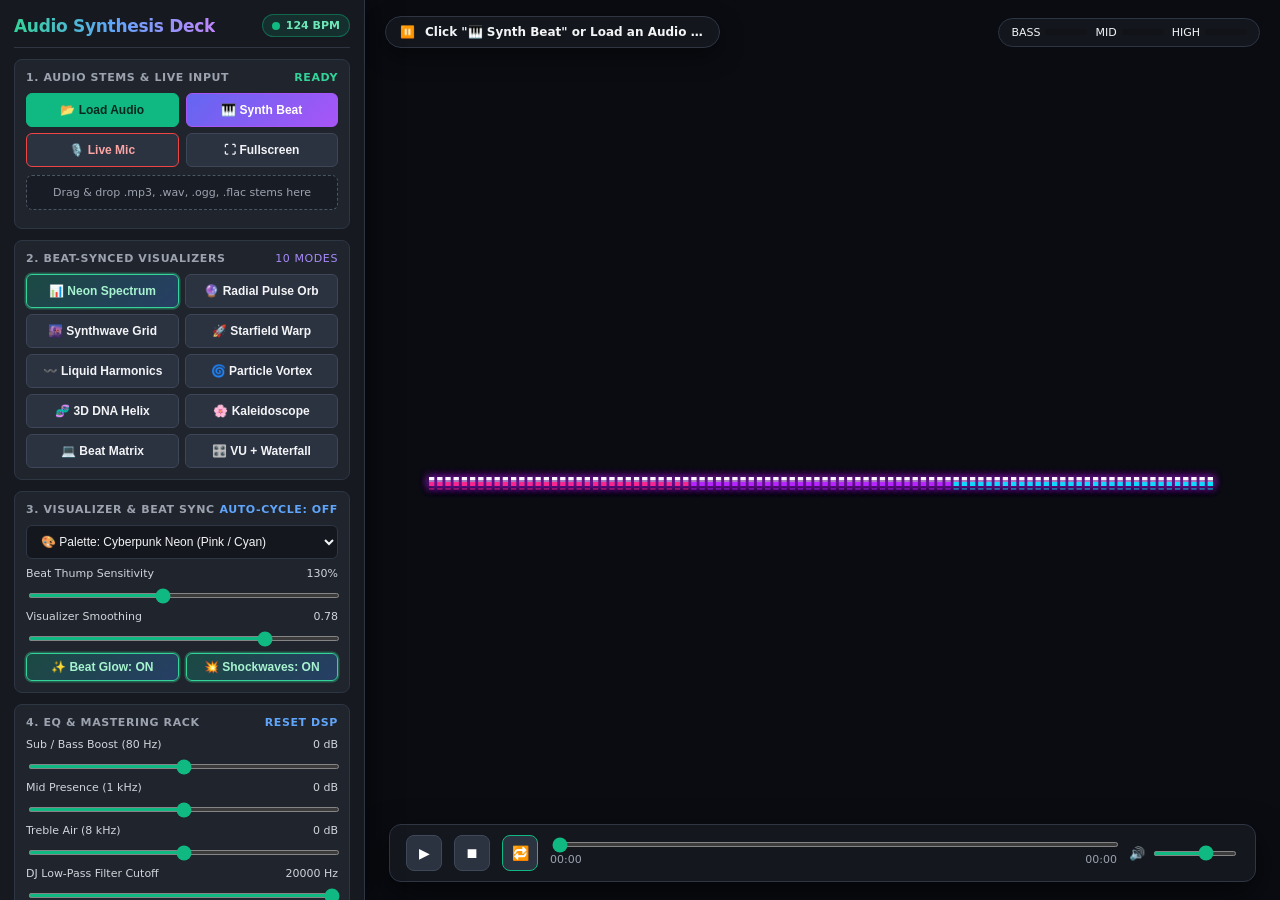
<file: music (old music tool).html>
<!DOCTYPE html>
<html lang="en">
<head>
    <meta charset="UTF-8">
    <meta name="viewport" content="width=device-width, initial-scale=1.0, maximum-scale=1.0, user-scalable=no">
    <title>Audio Synthesis & Visualizer Deck Pro</title>
    <style>
        :root {
            --bg-dark: #0d0f13;
            --sidebar-bg: #161920;
            --panel-bg: #1f242d;
            --border-color: #2e3644;
            --accent: #10b981;
            --accent-blue: #3b82f6;
            --accent-purple: #8b5cf6;
            --accent-pink: #ec4899;
            --text-main: #f3f4f6;
            --text-muted: #9ca3af;
        }
        * {
            box-sizing: border-box;
            -webkit-tap-highlight-color: transparent;
            user-select: none;
            -webkit-user-select: none;
        }
        body {
            font-family: 'Inter', system-ui, -apple-system, BlinkMacSystemFont, sans-serif;
            margin: 0;
            padding: 0;
            background-color: var(--bg-dark);
            color: var(--text-main);
            display: flex;
            width: 100vw;
            height: 100vh;
            height: 100dvh;
            overflow: hidden;
        }

        /* Left Controls Sidebar */
        .deck-sidebar {
            width: 365px;
            background: var(--sidebar-bg);
            border-right: 1px solid var(--border-color);
            padding: 14px;
            display: flex;
            flex-direction: column;
            gap: 11px;
            height: 100%;
            overflow-y: auto;
            flex-shrink: 0;
            z-index: 10;
            box-shadow: 6px 0 24px rgba(0, 0, 0, 0.5);
        }
        .deck-sidebar::-webkit-scrollbar { width: 6px; }
        .deck-sidebar::-webkit-scrollbar-thumb { background: #374151; border-radius: 3px; }

        .deck-header {
            display: flex;
            align-items: center;
            justify-content: space-between;
            padding-bottom: 10px;
            border-bottom: 1px solid var(--border-color);
        }
        .deck-header h2 {
            margin: 0;
            font-size: 17px;
            font-weight: 800;
            letter-spacing: -0.3px;
            background: linear-gradient(90deg, #34d399, #60a5fa, #c084fc);
            -webkit-background-clip: text;
            -webkit-text-fill-color: transparent;
        }
        .bpm-badge {
            background: rgba(16, 185, 129, 0.14);
            border: 1px solid rgba(16, 185, 129, 0.4);
            color: #6ee7b7;
            font-size: 11px;
            font-weight: 700;
            padding: 4px 9px;
            border-radius: 99px;
            display: flex;
            align-items: center;
            gap: 6px;
        }
        .beat-dot {
            width: 8px;
            height: 8px;
            border-radius: 50%;
            background: #10b981;
            transition: transform 0.06s ease, box-shadow 0.06s ease;
        }
        .beat-dot.pulse {
            transform: scale(1.65);
            background: #fff;
            box-shadow: 0 0 12px #10b981;
        }

        .card {
            background: var(--panel-bg);
            border: 1px solid var(--border-color);
            border-radius: 8px;
            padding: 11px;
        }
        .card-title {
            font-size: 11px;
            font-weight: 700;
            text-transform: uppercase;
            letter-spacing: 0.6px;
            color: var(--text-muted);
            margin-bottom: 9px;
            display: flex;
            justify-content: space-between;
            align-items: center;
        }

        .btn-row {
            display: grid;
            grid-template-columns: 1fr 1fr;
            gap: 7px;
        }
        .btn-row-3 {
            display: grid;
            grid-template-columns: repeat(3, 1fr);
            gap: 6px;
        }
        .viz-grid {
            display: grid;
            grid-template-columns: 1fr 1fr;
            gap: 6px;
        }

        .btn {
            background: #2b3240;
            color: var(--text-main);
            border: 1px solid #3d4758;
            padding: 9px 10px;
            border-radius: 6px;
            font-size: 12px;
            font-weight: 600;
            cursor: pointer;
            display: flex;
            align-items: center;
            justify-content: center;
            gap: 6px;
            transition: all 0.14s ease;
        }
        .btn:hover { background: #363f50; border-color: #526077; }
        .btn.primary { background: var(--accent); border-color: var(--accent); color: #06281e; font-weight: 700; }
        .btn.primary:hover { background: #059669; color: #fff; }
        .btn.synth-btn {
            background: linear-gradient(135deg, #6366f1, #a855f7);
            border-color: #a855f7;
            color: #fff;
        }
        .btn.synth-btn:hover { background: linear-gradient(135deg, #4f46e5, #9333ea); }
        .btn.mic-btn {
            background: #2b3240;
            border-color: #ef4444;
            color: #fca5a5;
        }
        .btn.mic-btn.active {
            background: #ef4444;
            color: #fff;
        }
        .btn.active-viz {
            background: linear-gradient(135deg, rgba(16, 185, 129, 0.25), rgba(59, 130, 246, 0.28));
            border-color: #34d399;
            color: #a7f3d0;
            box-shadow: 0 0 0 1.5px rgba(52, 211, 153, 0.35);
        }

        /* Track List & Dropzone */
        .dropzone {
            border: 1.5px dashed #4b5563;
            border-radius: 6px;
            padding: 10px;
            text-align: center;
            font-size: 11px;
            color: var(--text-muted);
            margin-top: 8px;
            cursor: pointer;
            transition: all 0.15s ease;
            background: rgba(0,0,0,0.2);
        }
        .dropzone:hover, .dropzone.dragover {
            border-color: var(--accent);
            color: #fff;
            background: rgba(16, 185, 129, 0.08);
        }
        .playlist-box {
            max-height: 92px;
            overflow-y: auto;
            margin-top: 7px;
            display: flex;
            flex-direction: column;
            gap: 4px;
        }
        .track-item {
            font-size: 11px;
            padding: 6px 8px;
            border-radius: 5px;
            background: #161920;
            border: 1px solid transparent;
            cursor: pointer;
            display: flex;
            justify-content: space-between;
            align-items: center;
            white-space: nowrap;
            overflow: hidden;
            text-overflow: ellipsis;
        }
        .track-item:hover { background: #262c38; }
        .track-item.active {
            border-color: var(--accent);
            color: #6ee7b7;
            background: rgba(16, 185, 129, 0.12);
        }

        /* Sliders & Selects */
        .slider-group { margin-bottom: 8px; }
        .slider-group:last-child { margin-bottom: 0; }
        .slider-label {
            display: flex;
            justify-content: space-between;
            font-size: 11px;
            color: #d1d5db;
            margin-bottom: 3px;
        }
        input[type="range"] {
            width: 100%;
            height: 5px;
            accent-color: var(--accent);
            background: #12151b;
            border-radius: 4px;
            cursor: pointer;
        }
        select {
            width: 100%;
            padding: 8px 10px;
            border-radius: 6px;
            border: 1px solid var(--border-color);
            background: #14171e;
            color: var(--text-main);
            font-size: 12px;
            outline: none;
            margin-bottom: 8px;
        }

        /* Main Visualizer Stage */
        .stage-container {
            flex: 1;
            height: 100%;
            position: relative;
            display: flex;
            flex-direction: column;
            background: radial-gradient(circle at center, #151922 0%, #090b0e 100%);
            overflow: hidden;
        }
        #vizCanvas {
            width: 100%;
            height: 100%;
            display: block;
        }

        /* Floating HUD Overlay */
        .stage-hud-top {
            position: absolute;
            top: 16px;
            left: 20px;
            right: 20px;
            display: flex;
            justify-content: space-between;
            align-items: center;
            pointer-events: none;
            z-index: 5;
        }
        .now-playing-pill {
            background: rgba(22, 25, 32, 0.85);
            backdrop-filter: blur(10px);
            border: 1px solid var(--border-color);
            padding: 8px 14px;
            border-radius: 99px;
            font-size: 12px;
            display: flex;
            align-items: center;
            gap: 10px;
            pointer-events: auto;
            box-shadow: 0 8px 24px rgba(0,0,0,0.45);
        }
        .energy-meters {
            display: flex;
            gap: 8px;
            background: rgba(22, 25, 32, 0.85);
            backdrop-filter: blur(10px);
            border: 1px solid var(--border-color);
            padding: 7px 12px;
            border-radius: 99px;
            font-size: 11px;
            pointer-events: auto;
        }
        .mini-meter {
            display: flex;
            align-items: center;
            gap: 5px;
        }
        .mini-bar-bg {
            width: 42px;
            height: 6px;
            background: #111318;
            border-radius: 3px;
            overflow: hidden;
        }
        .mini-bar-fill {
            height: 100%;
            width: 0%;
            background: var(--accent);
            transition: width 0.04s linear;
        }

        /* Bottom Transport Bar */
        .transport-bar {
            position: absolute;
            bottom: 18px;
            left: 24px;
            right: 24px;
            background: rgba(22, 25, 32, 0.92);
            backdrop-filter: blur(12px);
            border: 1px solid var(--border-color);
            border-radius: 12px;
            padding: 10px 16px;
            display: flex;
            align-items: center;
            gap: 12px;
            z-index: 6;
            box-shadow: 0 12px 32px rgba(0,0,0,0.6);
        }
        .transport-btn {
            background: #2b3240;
            color: #fff;
            border: 1px solid #3f495a;
            width: 36px;
            height: 36px;
            border-radius: 8px;
            cursor: pointer;
            display: flex;
            align-items: center;
            justify-content: center;
            font-size: 14px;
            flex-shrink: 0;
            transition: all 0.12s ease;
        }
        .transport-btn:hover { background: var(--accent); color: #052e16; border-color: var(--accent); }
        .transport-btn.active-loop { border-color: var(--accent); color: var(--accent); }

        .scrubber-wrap {
            flex: 1;
            display: flex;
            flex-direction: column;
            gap: 4px;
        }
        .time-row {
            display: flex;
            justify-content: space-between;
            font-size: 11px;
            color: var(--text-muted);
            font-variant-numeric: tabular-nums;
        }

        @media (max-width: 900px) {
            body { flex-direction: column-reverse; }
            .deck-sidebar {
                width: 100vw;
                height: 48dvh;
                border-right: none;
                border-top: 1px solid var(--border-color);
            }
            .stage-container {
                width: 100vw;
                height: 52dvh;
            }
            .energy-meters { display: none; }
        }
    </style>
</head>
<body>

    <div class="deck-sidebar">
        <div class="deck-header">
            <h2>Audio Synthesis Deck</h2>
            <div class="bpm-badge" title="Real-time Beat & Tempo Detector">
                <span class="beat-dot" id="beatDot"></span>
                <span id="bpmDisplay">124 BPM</span>
            </div>
        </div>

        <!-- 1. Audio Source & Synth Generator -->
        <div class="card">
            <div class="card-title">
                <span>1. Audio Stems & Live Input</span>
                <span id="sourceModeTag" style="color:#34d399;">Ready</span>
            </div>
            <div class="btn-row">
                <button class="btn primary" onclick="document.getElementById('audioUpload').click()">📂 Load Audio</button>
                <button class="btn synth-btn" id="demoSynthBtn" title="Play built-in procedural EDM/Synthwave beat">🎹 Synth Beat</button>
            </div>
            <div class="btn-row" style="margin-top:6px;">
                <button class="btn mic-btn" id="micInputBtn" title="Sync visualizers to your microphone">🎙️ Live Mic</button>
                <button class="btn" id="fullscreenBtn" title="Toggle Fullscreen Stage">⛶ Fullscreen</button>
            </div>
            <input type="file" id="audioUpload" accept="audio/*" multiple style="display:none;">

            <div class="dropzone" id="dropzone">
                Drag & drop .mp3, .wav, .ogg, .flac stems here
            </div>
            <div class="playlist-box" id="playlistBox"></div>
        </div>

        <!-- 2. Beat-Synced Visualizer Selector (10 Modes) -->
        <div class="card">
            <div class="card-title">
                <span>2. Beat-Synced Visualizers</span>
                <span style="color:#a78bfa; font-weight:normal;">10 Modes</span>
            </div>
            <div class="viz-grid" id="vizSelectorGrid">
                <button class="btn active-viz" data-viz="bars">📊 Neon Spectrum</button>
                <button class="btn" data-viz="orb">🔮 Radial Pulse Orb</button>
                <button class="btn" data-viz="synthwave">🌆 Synthwave Grid</button>
                <button class="btn" data-viz="starfield">🚀 Starfield Warp</button>
                <button class="btn" data-viz="wave">〰️ Liquid Harmonics</button>
                <button class="btn" data-viz="vortex">🌀 Particle Vortex</button>
                <button class="btn" data-viz="dna">🧬 3D DNA Helix</button>
                <button class="btn" data-viz="mandala">🌸 Kaleidoscope</button>
                <button class="btn" data-viz="matrix">💻 Beat Matrix</button>
                <button class="btn" data-viz="vu">🎛️ VU + Waterfall</button>
            </div>
        </div>

        <!-- 3. Visualizer Style & Beat Sync Tuning -->
        <div class="card">
            <div class="card-title">
                <span>3. Visualizer & Beat Sync</span>
                <span style="cursor:pointer; color:#60a5fa;" id="autoCycleBtn">Auto-Cycle: OFF</span>
            </div>
            <select id="colorThemeSelect">
                <option value="cyber">🎨 Palette: Cyberpunk Neon (Pink / Cyan)</option>
                <option value="emerald">🎨 Palette: Studio Emerald (Green / Blue)</option>
                <option value="sunset">🎨 Palette: Synthwave Sunset (Orange / Purple)</option>
                <option value="ice">🎨 Palette: Arctic Sub-Zero (Cyan / White)</option>
                <option value="inferno">🎨 Palette: Bass Inferno (Red / Gold)</option>
                <option value="rainbow">🎨 Palette: Full Spectrum Rainbow</option>
            </select>

            <div class="slider-group">
                <div class="slider-label"><span>Beat Thump Sensitivity</span><span id="valBeatSens">130%</span></div>
                <input type="range" id="beatSensSlider" min="40" max="250" value="130">
            </div>
            <div class="slider-group">
                <div class="slider-label"><span>Visualizer Smoothing</span><span id="valSmoothing">0.78</span></div>
                <input type="range" id="smoothingSlider" min="20" max="95" value="78">
            </div>
            <div class="btn-row" style="margin-top:8px;">
                <button class="btn active-viz" id="bloomToggleBtn" style="padding:6px;">✨ Beat Glow: ON</button>
                <button class="btn active-viz" id="shockwaveToggleBtn" style="padding:6px;">💥 Shockwaves: ON</button>
            </div>
        </div>

        <!-- 4. EQ, Filter & Mastering Deck -->
        <div class="card">
            <div class="card-title">
                <span>4. EQ & Mastering Rack</span>
                <span style="cursor:pointer; color:#60a5fa;" id="resetEqBtn">Reset DSP</span>
            </div>
            <div class="slider-group">
                <div class="slider-label"><span>Sub / Bass Boost (80 Hz)</span><span id="valBass">0 dB</span></div>
                <input type="range" id="eqBass" min="-15" max="15" value="0">
            </div>
            <div class="slider-group">
                <div class="slider-label"><span>Mid Presence (1 kHz)</span><span id="valMid">0 dB</span></div>
                <input type="range" id="eqMid" min="-15" max="15" value="0">
            </div>
            <div class="slider-group">
                <div class="slider-label"><span>Treble Air (8 kHz)</span><span id="valTreble">0 dB</span></div>
                <input type="range" id="eqTreble" min="-15" max="15" value="0">
            </div>
            <div class="slider-group">
                <div class="slider-label"><span>DJ Low-Pass Filter Cutoff</span><span id="valCutoff">20000 Hz</span></div>
                <input type="range" id="lpCutoff" min="180" max="20000" value="20000">
            </div>
            <div class="slider-group">
                <div class="slider-label"><span>Playback Speed / Pitch</span><span id="valSpeed">1.00x</span></div>
                <input type="range" id="playbackSpeed" min="50" max="150" value="100">
            </div>
        </div>
    </div>

    <!-- Right Visualizer Stage -->
    <div class="stage-container" id="stageContainer">
        <div class="stage-hud-top">
            <div class="now-playing-pill">
                <span id="playingIcon">⏸️</span>
                <span id="trackTitleLabel" style="font-weight:600; max-width:280px; overflow:hidden; text-overflow:ellipsis; white-space:nowrap;">
                    Click "🎹 Synth Beat" or Load an Audio Track
                </span>
            </div>

            <div class="energy-meters">
                <div class="mini-meter">
                    <span>BASS</span>
                    <div class="mini-bar-bg"><div class="mini-bar-fill" id="meterBass" style="background:#ec4899;"></div></div>
                </div>
                <div class="mini-meter">
                    <span>MID</span>
                    <div class="mini-bar-bg"><div class="mini-bar-fill" id="meterMid" style="background:#3b82f6;"></div></div>
                </div>
                <div class="mini-meter">
                    <span>HIGH</span>
                    <div class="mini-bar-bg"><div class="mini-bar-fill" id="meterHigh" style="background:#10b981;"></div></div>
                </div>
            </div>
        </div>

        <canvas id="vizCanvas"></canvas>

        <!-- Bottom Transport Controls -->
        <div class="transport-bar">
            <button class="transport-btn" id="playPauseBtn" title="Play / Pause (Space)">▶</button>
            <button class="transport-btn" id="stopBtn" title="Stop">⏹</button>
            <button class="transport-btn active-loop" id="loopBtn" title="Toggle Loop">🔁</button>

            <div class="scrubber-wrap">
                <input type="range" id="seekBar" min="0" max="1000" value="0">
                <div class="time-row">
                    <span id="currentTimeLabel">00:00</span>
                    <span id="durationLabel">00:00</span>
                </div>
            </div>

            <div style="display:flex; align-items:center; gap:6px; width:110px;">
                <span style="font-size:13px;">🔊</span>
                <input type="range" id="masterVolume" min="0" max="150" value="100" title="Master Gain">
            </div>
        </div>
    </div>

    <script>
        // ============================================================================
        // 1. WEB AUDIO API GRAPH & MULTI-SOURCE ENGINE
        // ============================================================================
        const canvas = document.getElementById('vizCanvas');
        const ctx = canvas.getContext('2d');
        const audioEl = new Audio();
        audioEl.crossOrigin = 'anonymous';
        audioEl.loop = true;

        let audioCtx = null;
        let analyser = null;
        let mediaSourceNode = null;
        let micStream = null;
        let micSourceNode = null;
        let synthGainNode = null;

        // DSP Nodes
        let bassFilter = null;
        let midFilter = null;
        let trebleFilter = null;
        let lowpassFilter = null;
        let masterGain = null;

        // State
        let activeSource = 'none'; // 'none' | 'file' | 'synth' | 'mic'
        let tracks = [];
        let currentTrackIndex = -1;
        let currentViz = 'bars';
        let colorTheme = 'cyber';
        let beatSensitivity = 1.3;
        let enableBloom = true;
        let enableShockwaves = true;
        let autoCycleViz = false;
        let autoCycleTimer = null;

        // FFT Data Buffers
        let freqData = new Uint8Array(1024);
        let timeData = new Uint8Array(1024);
        const peakHold = new Float32Array(256);

        function initAudioEngine() {
            if (audioCtx) {
                if (audioCtx.state === 'suspended') audioCtx.resume();
                return;
            }
            const AudioContextClass = window.AudioContext || window.webkitAudioContext;
            audioCtx = new AudioContextClass();

            analyser = audioCtx.createAnalyser();
            analyser.fftSize = 2048;
            analyser.smoothingTimeConstant = 0.78;

            bassFilter = audioCtx.createBiquadFilter();
            bassFilter.type = 'lowshelf';
            bassFilter.frequency.value = 90;

            midFilter = audioCtx.createBiquadFilter();
            midFilter.type = 'peaking';
            midFilter.frequency.value = 1000;
            midFilter.Q.value = 1.0;

            trebleFilter = audioCtx.createBiquadFilter();
            trebleFilter.type = 'highshelf';
            trebleFilter.frequency.value = 8000;

            lowpassFilter = audioCtx.createBiquadFilter();
            lowpassFilter.type = 'lowpass';
            lowpassFilter.frequency.value = 20000;

            masterGain = audioCtx.createGain();
            masterGain.gain.value = 1.0;

            mediaSourceNode = audioCtx.createMediaElementSource(audioEl);
            synthGainNode = audioCtx.createGain();
            synthGainNode.gain.value = 0.9;

            // Connect Media & Synth -> EQ -> Lowpass -> MasterGain -> Analyser -> Speakers
            mediaSourceNode.connect(bassFilter);
            synthGainNode.connect(bassFilter);

            bassFilter.connect(midFilter);
            midFilter.connect(trebleFilter);
            trebleFilter.connect(lowpassFilter);
            lowpassFilter.connect(masterGain);
            masterGain.connect(analyser);
            analyser.connect(audioCtx.destination);

            freqData = new Uint8Array(analyser.frequencyBinCount);
            timeData = new Uint8Array(analyser.frequencyBinCount);
        }

        // ============================================================================
        // 2. BUILT-IN PROCEDURAL SYNTH BEAT GENERATOR (124 BPM EDM/SYNTHWAVE GROOVE)
        // ============================================================================
        let synthInterval = null;
        let synthStep = 0;
        const synthNotes = [55, 55, 65.41, 55, 73.42, 65.41, 82.41, 73.42]; // A1, C2, D2, E2
        const arpNotes   = [220, 261.63, 329.63, 440, 329.63, 261.63, 392.00, 329.63];

        function triggerKick(time) {
            const osc = audioCtx.createOscillator();
            const g = audioCtx.createGain();
            osc.type = 'sine';
            osc.frequency.setValueAtTime(145, time);
            osc.frequency.exponentialRampToValueAtTime(34, time + 0.14);
            g.gain.setValueAtTime(1.15, time);
            g.gain.exponentialRampToValueAtTime(0.001, time + 0.32);
            osc.connect(g);
            g.connect(synthGainNode);
            osc.start(time);
            osc.stop(time + 0.33);
        }

        function triggerSnareOrHat(time, isSnare) {
            const bufferSize = audioCtx.sampleRate * (isSnare ? 0.18 : 0.05);
            const buffer = audioCtx.createBuffer(1, bufferSize, audioCtx.sampleRate);
            const data = buffer.getChannelData(0);
            for (let i = 0; i < bufferSize; i++) data[i] = Math.random() * 2 - 1;

            const noise = audioCtx.createBufferSource();
            noise.buffer = buffer;

            const filter = audioCtx.createBiquadFilter();
            filter.type = isSnare ? 'bandpass' : 'highpass';
            filter.frequency.value = isSnare ? 1800 : 7500;

            const g = audioCtx.createGain();
            g.gain.setValueAtTime(isSnare ? 0.55 : 0.22, time);
            g.gain.exponentialRampToValueAtTime(0.01, time + (isSnare ? 0.18 : 0.05));

            noise.connect(filter);
            filter.connect(g);
            g.connect(synthGainNode);
            noise.start(time);
        }

        function triggerBassAndArp(time, step) {
            // Driving Sawtooth Bass
            const bassOsc = audioCtx.createOscillator();
            const bassFlt = audioCtx.createBiquadFilter();
            const bassG = audioCtx.createGain();
            bassOsc.type = 'sawtooth';
            bassOsc.frequency.setValueAtTime(synthNotes[step % synthNotes.length], time);
            bassFlt.type = 'lowpass';
            bassFlt.frequency.setValueAtTime(420, time);
            bassFlt.frequency.exponentialRampToValueAtTime(110, time + 0.11);
            bassG.gain.setValueAtTime(0.42, time);
            bassG.gain.exponentialRampToValueAtTime(0.01, time + 0.12);
            bassOsc.connect(bassFlt);
            bassFlt.connect(bassG);
            bassG.connect(synthGainNode);
            bassOsc.start(time);
            bassOsc.stop(time + 0.12);

            // Synthwave Arp Pluck
            const arpOsc = audioCtx.createOscillator();
            const arpG = audioCtx.createGain();
            arpOsc.type = 'triangle';
            arpOsc.frequency.setValueAtTime(arpNotes[step % arpNotes.length] * (step % 16 >= 8 ? 1.5 : 1), time);
            arpG.gain.setValueAtTime(0.22, time);
            arpG.gain.exponentialRampToValueAtTime(0.008, time + 0.11);
            arpOsc.connect(arpG);
            arpG.connect(synthGainNode);
            arpOsc.start(time);
            arpOsc.stop(time + 0.12);
        }

        function startBuiltInSynth() {
            initAudioEngine();
            stopMicInput();
            audioEl.pause();
            if (synthInterval) clearInterval(synthInterval);

            activeSource = 'synth';
            synthStep = 0;
            const stepMs = (60 / 124 / 4) * 1000; // 16th notes at 124 BPM

            const runStep = () => {
                if (activeSource !== 'synth') return;
                const now = audioCtx.currentTime;
                if (synthStep % 4 === 0) triggerKick(now);
                if (synthStep % 8 === 4) triggerSnareOrHat(now, true);
                if (synthStep % 2 === 1) triggerSnareOrHat(now, false);
                triggerBassAndArp(now, synthStep);
                synthStep++;
            };
            runStep();
            synthInterval = setInterval(runStep, stepMs);
            updateUIStatus('🎹 Built-In Synthwave Beat (124 BPM)', true);
        }

        function stopBuiltInSynth() {
            if (synthInterval) {
                clearInterval(synthInterval);
                synthInterval = null;
            }
        }

        document.getElementById('demoSynthBtn').addEventListener('click', () => {
            if (activeSource === 'synth' && synthInterval) {
                stopBuiltInSynth();
                activeSource = 'none';
                updateUIStatus('Synth Paused', false);
            } else {
                startBuiltInSynth();
            }
        });

        // ============================================================================
        // 3. FILE UPLOAD, PLAYLIST & MICROPHONE INPUT
        // ============================================================================
        function handleFiles(fileList) {
            if (!fileList || fileList.length === 0) return;
            initAudioEngine();
            const startIdx = tracks.length;
            for (const file of fileList) {
                if (file.type.startsWith('audio/') || /\.(mp3|wav|ogg|flac|m4a)$/i.test(file.name)) {
                    tracks.push({ name: file.name, url: URL.createObjectURL(file) });
                }
            }
            renderPlaylist();
            if (tracks.length > startIdx) {
                loadAndPlayTrack(startIdx);
            }
        }

        function renderPlaylist() {
            const box = document.getElementById('playlistBox');
            box.innerHTML = '';
            tracks.forEach((t, idx) => {
                const item = document.createElement('div');
                item.className = 'track-item' + (idx === currentTrackIndex ? ' active' : '');
                item.innerHTML = `<span>🎵 ${t.name}</span><span>${idx === currentTrackIndex ? '●' : ''}</span>`;
                item.onclick = () => loadAndPlayTrack(idx);
                box.appendChild(item);
            });
        }

        function loadAndPlayTrack(idx) {
            if (!tracks[idx]) return;
            initAudioEngine();
            stopBuiltInSynth();
            stopMicInput();
            currentTrackIndex = idx;
            activeSource = 'file';
            audioEl.src = tracks[idx].url;
            audioEl.playbackRate = parseFloat(document.getElementById('playbackSpeed').value) / 100;
            audioEl.play().then(() => {
                updateUIStatus(tracks[idx].name, true);
                renderPlaylist();
            }).catch(err => console.warn('Playback error:', err));
        }

        document.getElementById('audioUpload').addEventListener('change', (e) => {
            handleFiles(e.target.files);
            e.target.value = '';
        });

        const dropzone = document.getElementById('dropzone');
        dropzone.addEventListener('click', () => document.getElementById('audioUpload').click());
        dropzone.addEventListener('dragover', (e) => { e.preventDefault(); dropzone.classList.add('dragover'); });
        dropzone.addEventListener('dragleave', () => dropzone.classList.remove('dragover'));
        dropzone.addEventListener('drop', (e) => {
            e.preventDefault();
            dropzone.classList.remove('dragover');
            handleFiles(e.dataTransfer.files);
        });

        async function toggleMicInput() {
            initAudioEngine();
            if (activeSource === 'mic') {
                stopMicInput();
                activeSource = 'none';
                updateUIStatus('Microphone Disconnected', false);
                return;
            }
            try {
                stopBuiltInSynth();
                audioEl.pause();
                micStream = await navigator.mediaDevices.getUserMedia({ audio: true });
                micSourceNode = audioCtx.createMediaStreamSource(micStream);
                // Connect mic directly to analyser so it doesn't feedback through speakers
                micSourceNode.connect(analyser);
                activeSource = 'mic';
                document.getElementById('micInputBtn').classList.add('active');
                updateUIStatus('🎙️ Live Microphone Input Active', true);
            } catch (e) {
                alert('Microphone access denied or unavailable.');
            }
        }

        function stopMicInput() {
            if (micSourceNode) {
                try { micSourceNode.disconnect(); } catch (_) {}
                micSourceNode = null;
            }
            if (micStream) {
                micStream.getTracks().forEach(t => t.stop());
                micStream = null;
            }
            document.getElementById('micInputBtn').classList.remove('active');
        }

        document.getElementById('micInputBtn').addEventListener('click', toggleMicInput);

        function updateUIStatus(title, isPlaying) {
            document.getElementById('trackTitleLabel').textContent = title;
            document.getElementById('playingIcon').textContent = isPlaying ? '🔊' : '⏸️';
            document.getElementById('playPauseBtn').textContent = isPlaying ? '⏸' : '▶';
            document.getElementById('sourceModeTag').textContent = activeSource.toUpperCase();
        }

        // ============================================================================
        // 4. TRANSPORT & DSP CONTROLS
        // ============================================================================
        document.getElementById('playPauseBtn').addEventListener('click', () => {
            initAudioEngine();
            if (activeSource === 'file') {
                if (audioEl.paused) {
                    audioEl.play();
                    updateUIStatus(tracks[currentTrackIndex]?.name || 'Audio Track', true);
                } else {
                    audioEl.pause();
                    updateUIStatus(tracks[currentTrackIndex]?.name || 'Audio Track', false);
                }
            } else if (activeSource === 'synth') {
                if (synthInterval) {
                    stopBuiltInSynth();
                    updateUIStatus('🎹 Synth Beat (Paused)', false);
                } else {
                    startBuiltInSynth();
                }
            } else if (tracks.length > 0) {
                loadAndPlayTrack(0);
            } else {
                startBuiltInSynth();
            }
        });

        document.getElementById('stopBtn').addEventListener('click', () => {
            stopBuiltInSynth();
            stopMicInput();
            audioEl.pause();
            audioEl.currentTime = 0;
            updateUIStatus('Stopped', false);
        });

        const loopBtn = document.getElementById('loopBtn');
        loopBtn.addEventListener('click', () => {
            audioEl.loop = !audioEl.loop;
            loopBtn.classList.toggle('active-loop', audioEl.loop);
        });

        const seekBar = document.getElementById('seekBar');
        let isSeeking = false;
        seekBar.addEventListener('pointerdown', () => isSeeking = true);
        seekBar.addEventListener('pointerup', () => {
            if (activeSource === 'file' && audioEl.duration) {
                audioEl.currentTime = (seekBar.value / 1000) * audioEl.duration;
            }
            isSeeking = false;
        });

        function formatTime(sec) {
            if (!sec || isNaN(sec)) return '00:00';
            const m = Math.floor(sec / 60);
            const s = Math.floor(sec % 60);
            return `${String(m).padStart(2, '0')}:${String(s).padStart(2, '0')}`;
        }

        audioEl.addEventListener('timeupdate', () => {
            if (!isSeeking && audioEl.duration) {
                seekBar.value = Math.round((audioEl.currentTime / audioEl.duration) * 1000);
                document.getElementById('currentTimeLabel').textContent = formatTime(audioEl.currentTime);
                document.getElementById('durationLabel').textContent = formatTime(audioEl.duration);
            }
        });

        document.getElementById('masterVolume').addEventListener('input', (e) => {
            initAudioEngine();
            masterGain.gain.value = parseFloat(e.target.value) / 100;
        });

        // DSP Sliders
        document.getElementById('eqBass').addEventListener('input', (e) => {
            initAudioEngine();
            bassFilter.gain.value = parseFloat(e.target.value);
            document.getElementById('valBass').textContent = `${e.target.value} dB`;
        });
        document.getElementById('eqMid').addEventListener('input', (e) => {
            initAudioEngine();
            midFilter.gain.value = parseFloat(e.target.value);
            document.getElementById('valMid').textContent = `${e.target.value} dB`;
        });
        document.getElementById('eqTreble').addEventListener('input', (e) => {
            initAudioEngine();
            trebleFilter.gain.value = parseFloat(e.target.value);
            document.getElementById('valTreble').textContent = `${e.target.value} dB`;
        });
        document.getElementById('lpCutoff').addEventListener('input', (e) => {
            initAudioEngine();
            lowpassFilter.frequency.value = parseFloat(e.target.value);
            document.getElementById('valCutoff').textContent = `${e.target.value} Hz`;
        });
        document.getElementById('playbackSpeed').addEventListener('input', (e) => {
            const rate = parseFloat(e.target.value) / 100;
            audioEl.playbackRate = rate;
            document.getElementById('valSpeed').textContent = `${rate.toFixed(2)}x`;
        });
        document.getElementById('resetEqBtn').addEventListener('click', () => {
            initAudioEngine();
            ['eqBass', 'eqMid', 'eqTreble'].forEach(id => document.getElementById(id).value = 0);
            document.getElementById('lpCutoff').value = 20000;
            document.getElementById('playbackSpeed').value = 100;
            bassFilter.gain.value = 0;
            midFilter.gain.value = 0;
            trebleFilter.gain.value = 0;
            lowpassFilter.frequency.value = 20000;
            audioEl.playbackRate = 1.0;
            document.getElementById('valBass').textContent = '0 dB';
            document.getElementById('valMid').textContent = '0 dB';
            document.getElementById('valTreble').textContent = '0 dB';
            document.getElementById('valCutoff').textContent = '20000 Hz';
            document.getElementById('valSpeed').textContent = '1.00x';
        });

        // Visualizer & Sync Controls
        document.querySelectorAll('#vizSelectorGrid .btn').forEach(btn => {
            btn.addEventListener('click', () => {
                document.querySelectorAll('#vizSelectorGrid .btn').forEach(b => b.classList.remove('active-viz'));
                btn.classList.add('active-viz');
                currentViz = btn.dataset.viz;
            });
        });

        document.getElementById('colorThemeSelect').addEventListener('change', (e) => {
            colorTheme = e.target.value;
        });
        document.getElementById('beatSensSlider').addEventListener('input', (e) => {
            beatSensitivity = parseFloat(e.target.value) / 100;
            document.getElementById('valBeatSens').textContent = `${e.target.value}%`;
        });
        document.getElementById('smoothingSlider').addEventListener('input', (e) => {
            const v = parseFloat(e.target.value) / 100;
            if (analyser) analyser.smoothingTimeConstant = v;
            document.getElementById('valSmoothing').textContent = v.toFixed(2);
        });
        document.getElementById('bloomToggleBtn').addEventListener('click', (e) => {
            enableBloom = !enableBloom;
            e.currentTarget.classList.toggle('active-viz', enableBloom);
            e.currentTarget.textContent = `✨ Beat Glow: ${enableBloom ? 'ON' : 'OFF'}`;
        });
        document.getElementById('shockwaveToggleBtn').addEventListener('click', (e) => {
            enableShockwaves = !enableShockwaves;
            e.currentTarget.classList.toggle('active-viz', enableShockwaves);
            e.currentTarget.textContent = `💥 Shockwaves: ${enableShockwaves ? 'ON' : 'OFF'}`;
        });
        document.getElementById('autoCycleBtn').addEventListener('click', (e) => {
            autoCycleViz = !autoCycleViz;
            e.currentTarget.textContent = `Auto-Cycle: ${autoCycleViz ? 'ON' : 'OFF'}`;
            if (autoCycleTimer) clearInterval(autoCycleTimer);
            if (autoCycleViz) {
                const vizBtns = Array.from(document.querySelectorAll('#vizSelectorGrid .btn'));
                autoCycleTimer = setInterval(() => {
                    const idx = vizBtns.findIndex(b => b.dataset.viz === currentViz);
                    const nextBtn = vizBtns[(idx + 1) % vizBtns.length];
                    nextBtn.click();
                }, 8000);
            }
        });
        document.getElementById('fullscreenBtn').addEventListener('click', () => {
            const st = document.getElementById('stageContainer');
            if (!document.fullscreenElement) st.requestFullscreen?.();
            else document.exitFullscreen?.();
        });

        // ============================================================================
        // 5. REAL-TIME BEAT DETECTION & COLOR PALETTE ENGINE
        // ============================================================================
        let energyHistory = new Float32Array(45);
        let energyIndex = 0;
        let lastBeatTime = 0;
        let beatIntervals = [];
        let beatPulse = 0; // 0.0 to 1.0 decaying impulse on every kick hit
        let shockwaves = [];

        const palettes = {
            cyber:   ['#ff2a85', '#b829ff', '#00f0ff', '#7000ff'],
            emerald: ['#10b981', '#34d399', '#3b82f6', '#06b6d4'],
            sunset:  ['#f97316', '#ec4899', '#8b5cf6', '#facc15'],
            ice:     ['#38bdf8', '#e0f2fe', '#818cf8', '#22d3ee'],
            inferno: ['#ef4444', '#f59e0b', '#fde047', '#dc2626']
        };

        function getThemeColor(normIndex, timeOffset = 0, alpha = 1) {
            if (colorTheme === 'rainbow') {
                const hue = (normIndex * 360 + timeOffset * 60) % 360;
                return `hsla(${hue}, 90%, 60%, ${alpha})`;
            }
            const pal = palettes[colorTheme] || palettes.cyber;
            const idx = Math.floor((normIndex * (pal.length - 1)) % pal.length);
            const hex = pal[Math.max(0, Math.min(pal.length - 1, idx))];
            if (alpha >= 0.99) return hex;
            const r = parseInt(hex.slice(1, 3), 16);
            const g = parseInt(hex.slice(3, 5), 16);
            const b = parseInt(hex.slice(5, 7), 16);
            return `rgba(${r},${g},${b},${alpha})`;
        }

        function analyzeBeatAndBands() {
            if (!analyser || activeSource === 'none') {
                beatPulse *= 0.9;
                return { bass: 0, mid: 0, high: 0, isBeat: false };
            }

            analyser.getByteFrequencyData(freqData);
            analyser.getByteTimeDomainData(timeData);

            // Compute Sub-Bass (bins 1..10), Mid (bins 12..90), High (bins 91..280)
            let bassSum = 0, midSum = 0, highSum = 0;
            for (let i = 1; i <= 10; i++) bassSum += freqData[i];
            for (let i = 12; i <= 90; i++) midSum += freqData[i];
            for (let i = 91; i <= 280; i++) highSum += freqData[i];

            const bass = (bassSum / (10 * 255)) * beatSensitivity;
            const mid  = (midSum / (79 * 255));
            const high = (highSum / (190 * 255));

            // Update HUD meters
            document.getElementById('meterBass').style.width = `${Math.min(100, bass * 100)}%`;
            document.getElementById('meterMid').style.width  = `${Math.min(100, mid * 130)}%`;
            document.getElementById('meterHigh').style.width = `${Math.min(100, high * 160)}%`;

            // Rolling average beat detection on bass energy
            let avgEnergy = 0;
            for (let i = 0; i < energyHistory.length; i++) avgEnergy += energyHistory[i];
            avgEnergy /= energyHistory.length;

            energyHistory[energyIndex] = bass;
            energyIndex = (energyIndex + 1) % energyHistory.length;

            const now = performance.now();
            const threshold = Math.max(0.24, avgEnergy * (1.32 / Math.pow(beatSensitivity, 0.25)));
            let isBeat = false;

            if (bass > threshold && (now - lastBeatTime) > 220) {
                isBeat = true;
                const delta = now - lastBeatTime;
                lastBeatTime = now;
                beatPulse = 1.0;

                // Estimate BPM
                if (delta > 260 && delta < 1200) {
                    beatIntervals.push(delta);
                    if (beatIntervals.length > 10) beatIntervals.shift();
                    const avgDelta = beatIntervals.reduce((a, b) => a + b, 0) / beatIntervals.length;
                    const estBpm = Math.round(60000 / avgDelta);
                    document.getElementById('bpmDisplay').textContent = `${estBpm} BPM`;
                }

                // Pulse indicator dot
                const dot = document.getElementById('beatDot');
                dot.classList.add('pulse');
                setTimeout(() => dot.classList.remove('pulse'), 95);

                if (enableShockwaves) {
                    shockwaves.push({
                        x: canvas.width / 2,
                        y: canvas.height / 2,
                        r: 30,
                        alpha: 0.85,
                        color: getThemeColor(Math.random(), now * 0.001)
                    });
                }
            } else {
                beatPulse *= 0.86;
            }

            return { bass: Math.min(1.5, bass), mid, high, isBeat };
        }

        // ============================================================================
        // 6. TEN BEAT-SYNCED VISUALIZER RENDERERS
        // ============================================================================
        // Persistent Particle Pools for Starfield, Vortex, Matrix, and Waterfall
        const stars = Array.from({ length: 240 }, () => ({
            x: (Math.random() - 0.5) * 2000,
            y: (Math.random() - 0.5) * 2000,
            z: Math.random() * 1000 + 1
        }));

        const vortexParticles = Array.from({ length: 180 }, (_, i) => ({
            angle: (i / 180) * Math.PI * 2,
            dist: 40 + Math.random() * 260,
            speed: 0.006 + Math.random() * 0.015,
            size: 2 + Math.random() * 3.5,
            band: i % 120
        }));

        const matrixCols = [];
        let waterfallCanvas = document.createElement('canvas');
        let waterfallCtx = waterfallCanvas.getContext('2d');

        function resizeCanvas() {
            const rect = canvas.parentElement.getBoundingClientRect();
            canvas.width = rect.width;
            canvas.height = rect.height;
            waterfallCanvas.width = canvas.width;
            waterfallCanvas.height = canvas.height;
            const cols = Math.floor(canvas.width / 18);
            matrixCols.length = 0;
            for (let i = 0; i < cols; i++) {
                matrixCols.push({ y: Math.random() * canvas.height, speed: 2 + Math.random() * 4 });
            }
        }
        window.addEventListener('resize', resizeCanvas);
        resizeCanvas();

        // 1. NEON SPECTRUM BARS
        function drawNeonBars(W, H, bands, t) {
            const numBars = 96;
            const barWidth = (W * 0.86) / numBars;
            const startX = W * 0.07;
            const centerY = H * 0.54;

            for (let i = 0; i < numBars; i++) {
                const bin = Math.floor(Math.pow(i / numBars, 1.4) * 220) + 1;
                const val = (freqData[bin] / 255) * (1 + beatPulse * 0.28);
                const barH = Math.max(4, val * (H * 0.40));

                if (barH > peakHold[i]) peakHold[i] = barH;
                else peakHold[i] = Math.max(0, peakHold[i] - 2.2);

                const x = startX + i * barWidth;
                const col = getThemeColor(i / numBars, t);

                ctx.fillStyle = col;
                // Upper bar
                ctx.fillRect(x, centerY - barH, barWidth - 3, barH);
                // Mirrored lower reflection
                ctx.fillStyle = getThemeColor(i / numBars, t, 0.28);
                ctx.fillRect(x, centerY + 2, barWidth - 3, barH * 0.45);

                // Peak Hold Cap
                ctx.fillStyle = '#ffffff';
                ctx.fillRect(x, centerY - peakHold[i] - 5, barWidth - 3, 3);
            }
        }

        // 2. RADIAL PULSE ORB (TRAP NATION / NCS STYLE)
        function drawRadialOrb(W, H, bands, t) {
            const cx = W / 2, cy = H / 2;
            const baseR = Math.min(W, H) * 0.16 * (1 + bands.bass * 0.35 + beatPulse * 0.22);
            const numSpikes = 140;

            ctx.save();
            ctx.translate(cx, cy);

            // Outer Frequency Halo
            for (let layer = 0; layer < 2; layer++) {
                ctx.beginPath();
                for (let i = 0; i <= numSpikes; i++) {
                    const idx = i % numSpikes;
                    const mirrorIdx = idx < numSpikes / 2 ? idx : numSpikes - idx;
                    const bin = Math.floor((mirrorIdx / (numSpikes / 2)) * 160) + 2;
                    const amp = (freqData[bin] / 255) * Math.min(W, H) * (layer === 0 ? 0.24 : 0.14);
                    const angle = (idx / numSpikes) * Math.PI * 2 - Math.PI / 2 + t * (layer === 0 ? 0.15 : -0.1);
                    const r = baseR + amp;
                    const x = Math.cos(angle) * r;
                    const y = Math.sin(angle) * r;
                    if (i === 0) ctx.moveTo(x, y);
                    else ctx.lineTo(x, y);
                }
                ctx.closePath();
                ctx.strokeStyle = getThemeColor(layer * 0.5, t, 0.9);
                ctx.lineWidth = layer === 0 ? 3.5 : 2;
                ctx.stroke();
                ctx.fillStyle = getThemeColor(layer * 0.5, t, 0.14);
                ctx.fill();
            }

            // Inner Core Emblem
            const grad = ctx.createRadialGradient(0, 0, baseR * 0.1, 0, 0, baseR);
            grad.addColorStop(0, '#ffffff');
            grad.addColorStop(0.35, getThemeColor(0.2, t));
            grad.addColorStop(1, getThemeColor(0.8, t, 0.85));

            ctx.beginPath();
            ctx.arc(0, 0, baseR * 0.88, 0, Math.PI * 2);
            ctx.fillStyle = grad;
            ctx.fill();

            ctx.restore();
        }

        // 3. CYBERPUNK SYNTHWAVE GRID
        let gridScroll = 0;
        function drawSynthwaveGrid(W, H, bands, t) {
            const horizonY = H * 0.48;
            const cx = W / 2;
            gridScroll = (gridScroll + 3 + bands.bass * 12 + beatPulse * 8) % 40;

            // Retro Pulsing Sun
            const sunR = Math.min(W, H) * 0.16 * (1 + beatPulse * 0.14);
            const sunGrad = ctx.createLinearGradient(cx, horizonY - sunR * 1.8, cx, horizonY);
            sunGrad.addColorStop(0, getThemeColor(0.1, t));
            sunGrad.addColorStop(1, getThemeColor(0.8, t));

            ctx.save();
            ctx.beginPath();
            ctx.arc(cx, horizonY - sunR * 0.4, sunR, 0, Math.PI * 2);
            ctx.fillStyle = sunGrad;
            ctx.fill();

            // Sun scanline cutouts
            ctx.fillStyle = '#0d0f13';
            for (let i = 0; i < 6; i++) {
                const sy = horizonY - sunR * 0.3 + i * (sunR * 0.14);
                ctx.fillRect(cx - sunR - 10, sy, sunR * 2 + 20, 2 + i * 1.2);
            }
            ctx.restore();

            // Reactive Mountain Silhouette along Horizon
            ctx.beginPath();
            ctx.moveTo(0, horizonY);
            const pts = 64;
            for (let i = 0; i <= pts; i++) {
                const x = (i / pts) * W;
                const distFromCenter = Math.abs(i - pts / 2) / (pts / 2);
                const bin = Math.floor(distFromCenter * 120) + 2;
                const h = (freqData[bin] / 255) * (H * 0.22) * (0.35 + distFromCenter);
                ctx.lineTo(x, horizonY - h);
            }
            ctx.lineTo(W, horizonY);
            ctx.closePath();
            ctx.fillStyle = '#11141c';
            ctx.fill();
            ctx.strokeStyle = getThemeColor(0.3, t);
            ctx.lineWidth = 2.5;
            ctx.stroke();

            // 3D Perspective Floor Grid
            ctx.save();
            ctx.beginPath();
            ctx.rect(0, horizonY, W, H - horizonY);
            ctx.clip();

            ctx.strokeStyle = getThemeColor(0.7, t, 0.65);
            ctx.lineWidth = 1.5 + beatPulse * 1.5;

            // Perspective radial lines
            for (let i = -16; i <= 16; i++) {
                ctx.beginPath();
                ctx.moveTo(cx + i * 25, horizonY);
                ctx.lineTo(cx + i * 220, H);
                ctx.stroke();
            }

            // Horizontal scrolling lines
            for (let z = 1; z < 16; z++) {
                const normZ = (z * 40 + gridScroll) / 640;
                const py = horizonY + Math.pow(normZ, 2.1) * (H - horizonY);
                ctx.beginPath();
                ctx.moveTo(0, py);
                ctx.lineTo(W, py);
                ctx.stroke();
            }
            ctx.restore();
        }

        // 4. 3D STARFIELD WARP
        function drawStarfieldWarp(W, H, bands, t) {
            const cx = W / 2, cy = H / 2;
            const warpSpeed = 6 + bands.bass * 45 + beatPulse * 55;

            stars.forEach((s, i) => {
                const prevZ = s.z;
                s.z -= warpSpeed;
                if (s.z <= 1) {
                    s.x = (Math.random() - 0.5) * 2000;
                    s.y = (Math.random() - 0.5) * 2000;
                    s.z = 1000;
                }

                const sx = cx + (s.x / s.z) * 450;
                const sy = cy + (s.y / s.z) * 450;
                const px = cx + (s.x / Math.min(1000, prevZ + warpSpeed * 1.6)) * 450;
                const py = cy + (s.y / Math.min(1000, prevZ + warpSpeed * 1.6)) * 450;

                const size = Math.max(1, (1 - s.z / 1000) * 4.5);
                ctx.strokeStyle = getThemeColor((i % 20) / 20, t, 1 - s.z / 1000);
                ctx.lineWidth = size;
                ctx.beginPath();
                ctx.moveTo(px, py);
                ctx.lineTo(sx, sy);
                ctx.stroke();
            });
        }

        // 5. LIQUID HARMONICS OSCILLOSCOPE
        function drawLiquidWave(W, H, bands, t) {
            const cy = H / 2;
            for (let layer = 0; layer < 4; layer++) {
                ctx.beginPath();
                const slice = W / 256;
                for (let i = 0; i < 256; i++) {
                    const v = (timeData[i * 2] - 128) / 128;
                    const harmonic = Math.sin(i * 0.06 + t * 3 + layer) * bands.mid * 45;
                    const y = cy + v * (H * 0.32) * (1 - layer * 0.18) + harmonic;
                    const x = i * slice;
                    if (i === 0) ctx.moveTo(x, y);
                    else ctx.lineTo(x, y);
                }
                ctx.strokeStyle = getThemeColor(layer / 4, t, 0.9 - layer * 0.18);
                ctx.lineWidth = 4 - layer * 0.7;
                ctx.stroke();
            }
        }

        // 6. GALAXY PARTICLE VORTEX
        function drawParticleVortex(W, H, bands, t) {
            const cx = W / 2, cy = H / 2;
            vortexParticles.forEach((p, idx) => {
                const freqVal = freqData[p.band] / 255;
                p.angle += p.speed * (1 + bands.bass * 3 + beatPulse * 2);
                const r = p.dist * (0.65 + freqVal * 0.85 + beatPulse * 0.25);
                const x = cx + Math.cos(p.angle) * r;
                const y = cy + Math.sin(p.angle) * r;

                ctx.beginPath();
                ctx.arc(x, y, p.size * (0.8 + freqVal * 1.8), 0, Math.PI * 2);
                ctx.fillStyle = getThemeColor(idx / vortexParticles.length, t, 0.85);
                ctx.fill();
            });
        }

        // 7. 3D DNA DOUBLE HELIX
        function drawDnaHelix(W, H, bands, t) {
            const numNodes = 48;
            const startX = W * 0.1;
            const spanX = W * 0.8;
            const cy = H / 2;
            const ampY = Math.min(H * 0.32, 220) * (0.8 + bands.bass * 0.45);

            for (let i = 0; i < numNodes; i++) {
                const norm = i / numNodes;
                const x = startX + norm * spanX;
                const freq = freqData[i * 3 + 2] / 255;
                const phase = norm * Math.PI * 4 + t * 2.4;

                const y1 = cy + Math.sin(phase) * (ampY + freq * 45);
                const y2 = cy + Math.sin(phase + Math.PI) * (ampY + freq * 45);
                const z1 = Math.cos(phase);

                // Rung connecting strands
                ctx.strokeStyle = getThemeColor(norm, t, 0.38 + freq * 0.5);
                ctx.lineWidth = 2;
                ctx.beginPath();
                ctx.moveTo(x, y1);
                ctx.lineTo(x, y2);
                ctx.stroke();

                // Strand 1 Node
                ctx.beginPath();
                ctx.arc(x, y1, 5 + (z1 + 1) * 2.5 + freq * 5, 0, Math.PI * 2);
                ctx.fillStyle = getThemeColor(norm, t);
                ctx.fill();

                // Strand 2 Node
                ctx.beginPath();
                ctx.arc(x, y2, 5 + (-z1 + 1) * 2.5 + freq * 5, 0, Math.PI * 2);
                ctx.fillStyle = getThemeColor((norm + 0.5) % 1, t);
                ctx.fill();
            }
        }

        // 8. KALEIDOSCOPE MANDALA
        function drawKaleidoscope(W, H, bands, t) {
            const cx = W / 2, cy = H / 2;
            const slices = 12;
            const maxR = Math.min(W, H) * 0.42;

            ctx.save();
            ctx.translate(cx, cy);
            ctx.rotate(t * 0.25 + beatPulse * 0.12);

            for (let s = 0; s < slices; s++) {
                ctx.save();
                ctx.rotate((s / slices) * Math.PI * 2);
                if (s % 2 === 1) ctx.scale(1, -1);

                ctx.beginPath();
                ctx.moveTo(0, 0);
                for (let i = 0; i < 32; i++) {
                    const norm = i / 32;
                    const val = freqData[i * 4 + 2] / 255;
                    const r = norm * maxR * (0.75 + beatPulse * 0.25);
                    const a = (val * 0.55) + Math.sin(norm * 6 + t) * 0.12;
                    ctx.lineTo(Math.cos(a) * r, Math.sin(a) * r);
                }
                ctx.closePath();
                ctx.strokeStyle = getThemeColor(s / slices, t, 0.85);
                ctx.lineWidth = 2;
                ctx.stroke();
                ctx.fillStyle = getThemeColor(s / slices, t, 0.12);
                ctx.fill();
                ctx.restore();
            }
            ctx.restore();
        }

        // 9. BEAT MATRIX DIGITAL RAIN
        function drawBeatMatrix(W, H, bands, t) {
            ctx.font = 'bold 15px monospace';
            const colW = 18;
            matrixCols.forEach((col, i) => {
                const bin = (i * 3) % 180;
                const energy = freqData[bin] / 255;
                col.y += col.speed * (1 + energy * 3.5 + beatPulse * 2.5);
                if (col.y > H) col.y = -20;

                const char = String.fromCharCode(0x30A0 + ((i * 17 + Math.floor(t * 15)) % 96));
                ctx.fillStyle = energy > 0.65 ? '#ffffff' : getThemeColor(i / matrixCols.length, t, 0.85);
                ctx.fillText(char, i * colW, col.y);
            });
        }

        // 10. STUDIO VU METERS & WATERFALL SPECTROGRAM
        function drawVuAndWaterfall(W, H, bands, t) {
            // Shift waterfall up by 3px
            waterfallCtx.drawImage(waterfallCanvas, 0, -3);
            const sliceW = W / 180;
            for (let i = 0; i < 180; i++) {
                const v = freqData[i + 1] / 255;
                waterfallCtx.fillStyle = getThemeColor(v, t, Math.max(0.08, v));
                waterfallCtx.fillRect(i * sliceW, H - 4, sliceW + 1, 4);
            }
            ctx.drawImage(waterfallCanvas, 0, 0);

            // Overlay Dual Studio LED Peak Meters
            const meterW = Math.min(540, W * 0.75);
            const mx = (W - meterW) / 2;
            const my = H * 0.16;
            ctx.fillStyle = 'rgba(13, 15, 19, 0.82)';
            ctx.strokeStyle = '#2e3644';
            ctx.lineWidth = 1.5;
            ctx.fillRect(mx - 20, my - 22, meterW + 40, 110);
            ctx.strokeRect(mx - 20, my - 22, meterW + 40, 110);

            const leds = 36;
            const ledW = (meterW - leds * 3) / leds;
            const levels = [Math.min(1, bands.bass * 0.85 + bands.mid * 0.4), Math.min(1, bands.mid * 0.7 + bands.high * 0.6 + beatPulse * 0.25)];
            ['L CH', 'R CH'].forEach((label, ch) => {
                const y = my + ch * 44;
                ctx.fillStyle = '#9ca3af';
                ctx.font = 'bold 11px sans-serif';
                ctx.fillText(label, mx, y - 6);
                for (let i = 0; i < leds; i++) {
                    const norm = i / leds;
                    const active = norm <= levels[ch];
                    let color = '#10b981';
                    if (norm > 0.82) color = '#ef4444';
                    else if (norm > 0.62) color = '#f59e0b';
                    ctx.fillStyle = active ? color : '#1f242d';
                    ctx.fillRect(mx + i * (ledW + 3), y, ledW, 20);
                }
            });
        }

        // ============================================================================
        // 7. MASTER ANIMATION LOOP
        // ============================================================================
        function animateStage(nowMs) {
            requestAnimationFrame(animateStage);
            const t = nowMs * 0.001;
            const W = canvas.width;
            const H = canvas.height;

            const bands = analyzeBeatAndBands();

            // Trail / Clear background with subtle beat-reactive flash
            ctx.fillStyle = currentViz === 'matrix'
                ? 'rgba(13, 15, 19, 0.16)'
                : `rgba(${Math.round(13 + beatPulse * 14)}, ${Math.round(15 + beatPulse * 8)}, ${Math.round(19 + beatPulse * 24)}, 0.38)`;
            ctx.fillRect(0, 0, W, H);

            ctx.save();
            if (enableBloom) {
                ctx.shadowColor = getThemeColor(0.5, t);
                ctx.shadowBlur = 10 + beatPulse * 18;
            }

            switch (currentViz) {
                case 'bars':      drawNeonBars(W, H, bands, t); break;
                case 'orb':       drawRadialOrb(W, H, bands, t); break;
                case 'synthwave': drawSynthwaveGrid(W, H, bands, t); break;
                case 'starfield': drawStarfieldWarp(W, H, bands, t); break;
                case 'wave':      drawLiquidWave(W, H, bands, t); break;
                case 'vortex':    drawParticleVortex(W, H, bands, t); break;
                case 'dna':       drawDnaHelix(W, H, bands, t); break;
                case 'mandala':   drawKaleidoscope(W, H, bands, t); break;
                case 'matrix':    drawBeatMatrix(W, H, bands, t); break;
                case 'vu':        drawVuAndWaterfall(W, H, bands, t); break;
            }
            ctx.restore();

            // Render expanding Beat Shockwave Rings
            for (let i = shockwaves.length - 1; i >= 0; i--) {
                const sw = shockwaves[i];
                sw.r += 10 + bands.bass * 12;
                sw.alpha *= 0.92;
                if (sw.alpha < 0.03) {
                    shockwaves.splice(i, 1);
                    continue;
                }
                ctx.save();
                ctx.beginPath();
                ctx.arc(sw.x, sw.y, sw.r, 0, Math.PI * 2);
                ctx.strokeStyle = sw.color;
                ctx.globalAlpha = sw.alpha;
                ctx.lineWidth = 3;
                ctx.stroke();
                ctx.restore();
            }
        }

        // Spacebar shortcut for Play/Pause
        window.addEventListener('keydown', (e) => {
            if (e.code === 'Space' && document.activeElement.tagName !== 'BUTTON') {
                e.preventDefault();
                document.getElementById('playPauseBtn').click();
            }
        });

        requestAnimationFrame(animateStage);
    </script>
</body>
</html>
</file>
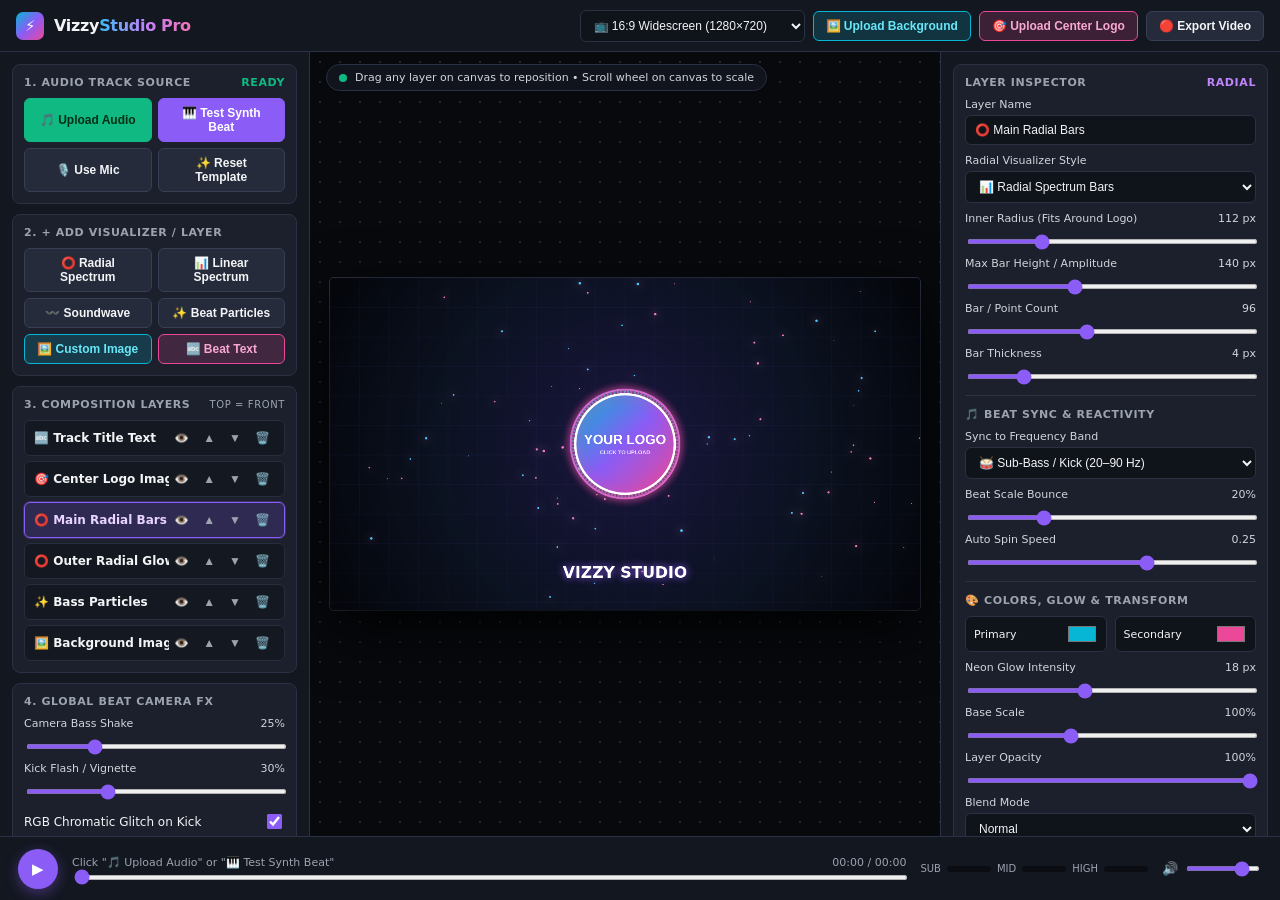
<file: music.html>
<!DOCTYPE html>
<html lang="en">
<head>
    <meta charset="UTF-8">
    <meta name="viewport" content="width=device-width, initial-scale=1.0, maximum-scale=1.0, user-scalable=no">
    <title>Vizzy Studio Pro — Layer-Based Audio Visualizer</title>
    <style>
        :root {
            --bg-dark: #0b0d12;
            --panel-bg: #131720;
            --card-bg: #1b202c;
            --border: #2a3142;
            --accent: #8b5cf6;
            --accent-hover: #7c3aed;
            --cyan: #06b6d4;
            --pink: #ec4899;
            --green: #10b981;
            --danger: #ef4444;
            --text: #f3f4f6;
            --muted: #9ca3af;
        }
        * {
            box-sizing: border-box;
            user-select: none;
            -webkit-user-select: none;
        }
        body {
            margin: 0;
            padding: 0;
            font-family: 'Inter', system-ui, -apple-system, BlinkMacSystemFont, sans-serif;
            background: var(--bg-dark);
            color: var(--text);
            height: 100vh;
            height: 100dvh;
            width: 100vw;
            display: flex;
            flex-direction: column;
            overflow: hidden;
        }

        /* Top Navigation Bar */
        .top-navbar {
            height: 52px;
            background: var(--panel-bg);
            border-bottom: 1px solid var(--border);
            display: flex;
            align-items: center;
            justify-content: space-between;
            padding: 0 16px;
            flex-shrink: 0;
            z-index: 20;
        }
        .brand {
            display: flex;
            align-items: center;
            gap: 10px;
            font-weight: 800;
            font-size: 16px;
            letter-spacing: -0.3px;
        }
        .brand-logo {
            width: 28px;
            height: 28px;
            border-radius: 7px;
            background: linear-gradient(135deg, #06b6d4, #8b5cf6, #ec4899);
            display: flex;
            align-items: center;
            justify-content: center;
            font-size: 15px;
        }
        .brand span {
            background: linear-gradient(90deg, #38bdf8, #c084fc, #f472b6);
            -webkit-background-clip: text;
            -webkit-text-fill-color: transparent;
        }
        .top-actions {
            display: flex;
            align-items: center;
            gap: 8px;
        }

        /* Buttons */
        .btn {
            background: #252b3b;
            color: var(--text);
            border: 1px solid #363f54;
            padding: 7px 12px;
            border-radius: 6px;
            font-size: 12px;
            font-weight: 600;
            cursor: pointer;
            display: inline-flex;
            align-items: center;
            justify-content: center;
            gap: 6px;
            transition: all 0.14s ease;
        }
        .btn:hover { background: #30384c; border-color: #4b5672; }
        .btn.primary { background: var(--accent); border-color: var(--accent); color: #fff; }
        .btn.primary:hover { background: var(--accent-hover); }
        .btn.cyan { background: rgba(6, 182, 212, 0.18); border-color: #06b6d4; color: #67e8f9; }
        .btn.cyan:hover { background: #06b6d4; color: #082f49; }
        .btn.pink { background: rgba(236, 72, 153, 0.18); border-color: #ec4899; color: #f9a8d4; }
        .btn.pink:hover { background: #ec4899; color: #fff; }
        .btn.green { background: var(--green); border-color: var(--green); color: #052e16; font-weight: 700; }
        .btn.green:hover { background: #059669; color: #fff; }
        .btn.danger { background: rgba(239, 68, 68, 0.18); border-color: rgba(239, 68, 68, 0.45); color: #fca5a5; }
        .btn.danger:hover { background: var(--danger); color: #fff; }
        .btn.recording {
            background: var(--danger);
            border-color: #fff;
            color: #fff;
            animation: recPulse 1s infinite alternate;
        }
        @keyframes recPulse {
            from { box-shadow: 0 0 0px #ef4444; }
            to { box-shadow: 0 0 14px #ef4444; }
        }

        /* Main 3-Column Workspace */
        .workspace {
            flex: 1;
            display: flex;
            overflow: hidden;
            min-height: 0;
        }

        /* Left Sidebar: Audio, Quick Uploaders & Layer Stack */
        .left-panel {
            width: 310px;
            background: var(--panel-bg);
            border-right: 1px solid var(--border);
            display: flex;
            flex-direction: column;
            gap: 10px;
            padding: 12px;
            overflow-y: auto;
            flex-shrink: 0;
        }

        /* Right Sidebar: Custom Visualizer & Layer Inspector */
        .right-panel {
            width: 340px;
            background: var(--panel-bg);
            border-left: 1px solid var(--border);
            display: flex;
            flex-direction: column;
            gap: 10px;
            padding: 12px;
            overflow-y: auto;
            flex-shrink: 0;
        }

        .left-panel::-webkit-scrollbar, .right-panel::-webkit-scrollbar { width: 5px; }
        .left-panel::-webkit-scrollbar-thumb, .right-panel::-webkit-scrollbar-thumb { background: #333c4d; border-radius: 3px; }

        .panel-card {
            background: var(--card-bg);
            border: 1px solid var(--border);
            border-radius: 8px;
            padding: 11px;
        }
        .card-header {
            font-size: 11px;
            font-weight: 700;
            text-transform: uppercase;
            letter-spacing: 0.6px;
            color: var(--muted);
            margin-bottom: 9px;
            display: flex;
            justify-content: space-between;
            align-items: center;
        }

        .add-layer-grid {
            display: grid;
            grid-template-columns: 1fr 1fr;
            gap: 6px;
        }

        /* Layer Stack List */
        .layer-list {
            display: flex;
            flex-direction: column;
            gap: 5px;
        }
        .layer-item {
            display: flex;
            align-items: center;
            justify-content: space-between;
            background: #141821;
            border: 1px solid #262d3d;
            border-radius: 6px;
            padding: 7px 9px;
            font-size: 12px;
            cursor: pointer;
            transition: all 0.12s ease;
        }
        .layer-item:hover { background: #1f2634; }
        .layer-item.selected {
            background: rgba(139, 92, 246, 0.18);
            border-color: #8b5cf6;
            color: #e9d5ff;
            box-shadow: 0 0 0 1px rgba(139, 92, 246, 0.3);
        }
        .layer-name {
            display: flex;
            align-items: center;
            gap: 7px;
            font-weight: 600;
            overflow: hidden;
            text-overflow: ellipsis;
            white-space: nowrap;
        }
        .layer-controls {
            display: flex;
            align-items: center;
            gap: 4px;
        }
        .icon-btn {
            background: transparent;
            border: none;
            color: var(--muted);
            cursor: pointer;
            padding: 3px 5px;
            border-radius: 4px;
            font-size: 12px;
        }
        .icon-btn:hover { background: rgba(255,255,255,0.1); color: #fff; }

        /* Center Stage Area */
        .center-stage {
            flex: 1;
            background-color: #07090d;
            background-image: radial-gradient(#1e2433 1px, transparent 1px);
            background-size: 20px 20px;
            display: flex;
            flex-direction: column;
            align-items: center;
            justify-content: center;
            position: relative;
            overflow: hidden;
            padding: 20px;
        }
        .canvas-wrapper {
            position: relative;
            display: flex;
            align-items: center;
            justify-content: center;
            max-width: 100%;
            max-height: 100%;
            box-shadow: 0 20px 60px rgba(0,0,0,0.85), 0 0 0 1px #2a3142;
            border-radius: 4px;
            overflow: hidden;
        }
        #vizCanvas {
            display: block;
            max-width: 100%;
            max-height: calc(100vh - 175px);
            width: auto;
            height: auto;
            cursor: grab;
        }
        #vizCanvas:active { cursor: grabbing; }

        .stage-overlay-pill {
            position: absolute;
            top: 12px;
            left: 16px;
            background: rgba(19, 23, 32, 0.85);
            backdrop-filter: blur(8px);
            border: 1px solid var(--border);
            padding: 6px 12px;
            border-radius: 99px;
            font-size: 11px;
            color: #d1d5db;
            pointer-events: none;
            display: flex;
            align-items: center;
            gap: 8px;
        }
        .beat-led {
            width: 8px;
            height: 8px;
            border-radius: 50%;
            background: #10b981;
            transition: transform 0.05s ease;
        }
        .beat-led.hit {
            transform: scale(1.7);
            background: #fff;
            box-shadow: 0 0 10px #ec4899;
        }

        /* Inspector Controls */
        .control-row {
            margin-bottom: 9px;
        }
        .control-row:last-child { margin-bottom: 0; }
        .control-label {
            display: flex;
            justify-content: space-between;
            font-size: 11px;
            color: #d1d5db;
            margin-bottom: 4px;
        }
        input[type="range"] {
            width: 100%;
            height: 5px;
            accent-color: var(--accent);
            background: #0f131a;
            border-radius: 4px;
            cursor: pointer;
        }
        select, input[type="text"] {
            width: 100%;
            padding: 7px 9px;
            border-radius: 6px;
            border: 1px solid var(--border);
            background: #0f131a;
            color: var(--text);
            font-size: 12px;
            outline: none;
            user-select: text;
            -webkit-user-select: text;
        }
        select:focus, input[type="text"]:focus { border-color: var(--accent); }

        .color-grid {
            display: grid;
            grid-template-columns: 1fr 1fr;
            gap: 8px;
        }
        .color-box {
            display: flex;
            align-items: center;
            justify-content: space-between;
            background: #0f131a;
            border: 1px solid var(--border);
            padding: 5px 8px;
            border-radius: 6px;
            font-size: 11px;
        }
        input[type="color"] {
            width: 32px;
            height: 24px;
            border: none;
            background: transparent;
            cursor: pointer;
            padding: 0;
        }

        .checkbox-row {
            display: flex;
            align-items: center;
            justify-content: space-between;
            font-size: 12px;
            padding: 4px 0;
        }
        input[type="checkbox"] {
            accent-color: var(--accent);
            width: 15px;
            height: 15px;
            cursor: pointer;
        }

        /* Bottom Transport Timeline */
        .bottom-transport {
            height: 64px;
            background: var(--panel-bg);
            border-top: 1px solid var(--border);
            padding: 0 18px;
            display: flex;
            align-items: center;
            gap: 14px;
            flex-shrink: 0;
            z-index: 20;
        }
        .play-btn {
            width: 40px;
            height: 40px;
            border-radius: 50%;
            background: var(--accent);
            color: #fff;
            border: none;
            font-size: 15px;
            cursor: pointer;
            display: flex;
            align-items: center;
            justify-content: center;
            flex-shrink: 0;
            box-shadow: 0 4px 14px rgba(139, 92, 246, 0.4);
        }
        .play-btn:hover { background: var(--accent-hover); }
        .timeline-wrap {
            flex: 1;
            display: flex;
            flex-direction: column;
            gap: 4px;
        }
        .timeline-info {
            display: flex;
            justify-content: space-between;
            font-size: 11px;
            color: var(--muted);
            font-variant-numeric: tabular-nums;
        }
        .freq-pills {
            display: flex;
            gap: 6px;
            align-items: center;
        }
        .freq-meter {
            width: 44px;
            height: 6px;
            background: #0b0d12;
            border-radius: 3px;
            overflow: hidden;
        }
        .freq-fill {
            height: 100%;
            width: 0%;
            background: var(--cyan);
        }

        @media (max-width: 1024px) {
            .workspace { flex-direction: column; overflow-y: auto; }
            .left-panel, .right-panel { width: 100%; height: auto; border: none; border-bottom: 1px solid var(--border); }
            .center-stage { min-height: 420px; }
        }
    </style>
</head>
<body>

    <!-- Hidden File Inputs -->
    <input type="file" id="audioUpload" accept="audio/*" style="display:none;">
    <input type="file" id="bgImageUpload" accept="image/*" style="display:none;">
    <input type="file" id="logoImageUpload" accept="image/*" style="display:none;">
    <input type="file" id="layerImageUpload" accept="image/*" style="display:none;">

    <!-- Top Studio Bar -->
    <div class="top-navbar">
        <div class="brand">
            <div class="brand-logo">⚡</div>
            <div>Vizzy<span>Studio Pro</span></div>
        </div>

        <div class="top-actions">
            <select id="aspectRatioSelect" style="width:auto; margin:0;" title="Canvas Resolution / Aspect Ratio">
                <option value="16:9">📺 16:9 Widescreen (1280×720)</option>
                <option value="9:16">📱 9:16 TikTok / Reels (720×1280)</option>
                <option value="1:1">💿 1:1 Album Cover (900×900)</option>
            </select>
            <button class="btn cyan" onclick="document.getElementById('bgImageUpload').click()">🖼️ Upload Background</button>
            <button class="btn pink" onclick="document.getElementById('logoImageUpload').click()">🎯 Upload Center Logo</button>
            <button class="btn" id="recordVideoBtn" title="Record visualizer video with audio (.webm)">🔴 Export Video</button>
        </div>
    </div>

    <!-- Main 3-Column Studio -->
    <div class="workspace">

        <!-- LEFT PANEL: Audio Source + Layer Stack -->
        <div class="left-panel">
            <!-- Audio Track Loader -->
            <div class="panel-card">
                <div class="card-header">
                    <span>1. Audio Track Source</span>
                    <span id="audioStateBadge" style="color:#10b981;">Ready</span>
                </div>
                <div class="add-layer-grid">
                    <button class="btn green" onclick="document.getElementById('audioUpload').click()">🎵 Upload Audio</button>
                    <button class="btn primary" id="demoBeatBtn" title="Play built-in synthwave beat to test visualizers">🎹 Test Synth Beat</button>
                </div>
                <div style="display:flex; gap:6px; margin-top:6px;">
                    <button class="btn" style="flex:1" id="micToggleBtn">🎙️ Use Mic</button>
                    <button class="btn" style="flex:1" id="presetSelectBtn" onclick="loadStarterTemplate()">✨ Reset Template</button>
                </div>
            </div>

            <!-- Add New Visualizer / Media Layer -->
            <div class="panel-card">
                <div class="card-header">
                    <span>2. + Add Visualizer / Layer</span>
                </div>
                <div class="add-layer-grid">
                    <button class="btn" onclick="addNewLayer('radial')">⭕ Radial Spectrum</button>
                    <button class="btn" onclick="addNewLayer('bars')">📊 Linear Spectrum</button>
                    <button class="btn" onclick="addNewLayer('wave')">〰️ Soundwave</button>
                    <button class="btn" onclick="addNewLayer('particles')">✨ Beat Particles</button>
                    <button class="btn cyan" onclick="addNewLayer('image')">🖼️ Custom Image</button>
                    <button class="btn pink" onclick="addNewLayer('text')">🔤 Beat Text</button>
                </div>
            </div>

            <!-- Active Layer Stack -->
            <div class="panel-card" style="flex:1; display:flex; flex-direction:column;">
                <div class="card-header">
                    <span>3. Composition Layers</span>
                    <span style="font-size:10px; font-weight:normal;">Top = Front</span>
                </div>
                <div class="layer-list" id="layerListContainer"></div>
            </div>

            <!-- Global Camera Beat FX -->
            <div class="panel-card">
                <div class="card-header"><span>4. Global Beat Camera FX</span></div>
                <div class="control-row">
                    <div class="control-label"><span>Camera Bass Shake</span><span id="valCamShake">25%</span></div>
                    <input type="range" id="camShakeSlider" min="0" max="100" value="25">
                </div>
                <div class="control-row">
                    <div class="control-label"><span>Kick Flash / Vignette</span><span id="valCamFlash">30%</span></div>
                    <input type="range" id="camFlashSlider" min="0" max="100" value="30">
                </div>
                <div class="checkbox-row">
                    <span>RGB Chromatic Glitch on Kick</span>
                    <input type="checkbox" id="rgbGlitchCheck" checked>
                </div>
            </div>
        </div>

        <!-- CENTER STAGE: Interactive Visualizer Canvas -->
        <div class="center-stage" id="stageArea">
            <div class="stage-overlay-pill">
                <div class="beat-led" id="beatLed"></div>
                <span id="stageHintText">Drag any layer on canvas to reposition • Scroll wheel on canvas to scale</span>
            </div>

            <div class="canvas-wrapper">
                <canvas id="vizCanvas" width="1280" height="720"></canvas>
            </div>
        </div>

        <!-- RIGHT PANEL: Custom Visualizer & Layer Inspector -->
        <div class="right-panel">
            <div class="panel-card" id="inspectorPanel">
                <div class="card-header">
                    <span>Layer Inspector</span>
                    <span id="inspectorLayerType" style="color:#c084fc;">None</span>
                </div>
                <div id="inspectorContent"></div>
            </div>
        </div>
    </div>

    <!-- Bottom Audio Transport & Frequency Bar -->
    <div class="bottom-transport">
        <button class="play-btn" id="playPauseBtn" title="Play / Pause (Space)">▶</button>

        <div class="timeline-wrap">
            <div class="timeline-info">
                <span id="trackNameDisplay">Click "🎵 Upload Audio" or "🎹 Test Synth Beat"</span>
                <span><span id="curTimeText">00:00</span> / <span id="durTimeText">00:00</span></span>
            </div>
            <input type="range" id="timelineScrubber" min="0" max="1000" value="0">
        </div>

        <div class="freq-pills" title="Real-Time Sub / Mid / High Energy">
            <span style="font-size:10px; color:var(--muted);">SUB</span>
            <div class="freq-meter"><div class="freq-fill" id="subMeter" style="background:#ec4899;"></div></div>
            <span style="font-size:10px; color:var(--muted);">MID</span>
            <div class="freq-meter"><div class="freq-fill" id="midMeter" style="background:#8b5cf6;"></div></div>
            <span style="font-size:10px; color:var(--muted);">HIGH</span>
            <div class="freq-meter"><div class="freq-fill" id="highMeter" style="background:#06b6d4;"></div></div>
        </div>

        <div style="display:flex; align-items:center; gap:6px; width:100px;">
            <span style="font-size:13px;">🔊</span>
            <input type="range" id="volumeSlider" min="0" max="120" value="100">
        </div>
    </div>

    <script>
        // ============================================================================
        // 1. AUDIO ENGINE & FREQUENCY BAND ANALYSER
        // ============================================================================
        const canvas = document.getElementById('vizCanvas');
        const ctx = canvas.getContext('2d');
        const audioEl = new Audio();
        audioEl.crossOrigin = 'anonymous';
        audioEl.loop = true;

        let audioCtx = null;
        let analyser = null;
        let mediaNode = null;
        let masterGain = null;
        let synthGain = null;
        let micStream = null;
        let micNode = null;

        let activeSource = 'none'; // 'none' | 'file' | 'synth' | 'mic'
        let freqData = new Uint8Array(1024);
        let timeData = new Uint8Array(1024);

        // Smoothed Band Energies (0.0 -> 1.0)
        const bands = {
            sub: 0,      // 20 - 90 Hz (Kick drum thump)
            bass: 0,     // 60 - 250 Hz
            lowMid: 0,   // 250 - 900 Hz
            highMid: 0,  // 900 - 4000 Hz
            treble: 0,   // 4000 - 16000 Hz
            full: 0
        };
        let beatPulse = 0;
        let lastBeatMs = 0;
        let subHistory = new Float32Array(40);
        let subHistIdx = 0;

        // Global Camera Effects
        let camShakeAmount = 0.25;
        let camFlashAmount = 0.30;
        let rgbGlitchEnabled = true;

        function ensureAudioContext() {
            if (!audioCtx) {
                const AC = window.AudioContext || window.webkitAudioContext;
                audioCtx = new AC();
                analyser = audioCtx.createAnalyser();
                analyser.fftSize = 2048;
                analyser.smoothingTimeConstant = 0.76;

                masterGain = audioCtx.createGain();
                masterGain.gain.value = 1.0;

                synthGain = audioCtx.createGain();
                synthGain.gain.value = 0.85;

                mediaNode = audioCtx.createMediaElementSource(audioEl);
                mediaNode.connect(masterGain);
                synthGain.connect(masterGain);
                masterGain.connect(analyser);
                analyser.connect(audioCtx.destination);

                freqData = new Uint8Array(analyser.frequencyBinCount);
                timeData = new Uint8Array(analyser.frequencyBinCount);
            }
            if (audioCtx.state === 'suspended') audioCtx.resume();
        }

        function updateAudioAnalysis() {
            if (!analyser || activeSource === 'none') {
                bands.sub *= 0.85;
                bands.bass *= 0.85;
                bands.lowMid *= 0.85;
                bands.highMid *= 0.85;
                bands.treble *= 0.85;
                bands.full *= 0.85;
                beatPulse *= 0.85;
                return;
            }

            analyser.getByteFrequencyData(freqData);
            analyser.getByteTimeDomainData(timeData);

            const avgRange = (start, end) => {
                let s = 0;
                for (let i = start; i <= end; i++) s += freqData[i];
                return s / ((end - start + 1) * 255);
            };

            bands.sub     = avgRange(1, 5);
            bands.bass    = avgRange(4, 16);
            bands.lowMid  = avgRange(17, 55);
            bands.highMid = avgRange(56, 180);
            bands.treble  = avgRange(181, 420);
            bands.full    = avgRange(1, 250);

            document.getElementById('subMeter').style.width  = `${Math.min(100, bands.sub * 115)}%`;
            document.getElementById('midMeter').style.width  = `${Math.min(100, bands.lowMid * 140)}%`;
            document.getElementById('highMeter').style.width = `${Math.min(100, bands.treble * 180)}%`;

            // Kick Beat Detection
            let avgSub = 0;
            for (let i = 0; i < subHistory.length; i++) avgSub += subHistory[i];
            avgSub /= subHistory.length;
            subHistory[subHistIdx] = bands.sub;
            subHistIdx = (subHistIdx + 1) % subHistory.length;

            const now = performance.now();
            if (bands.sub > Math.max(0.26, avgSub * 1.28) && now - lastBeatMs > 210) {
                lastBeatMs = now;
                beatPulse = 1.0;
                const led = document.getElementById('beatLed');
                led.classList.add('hit');
                setTimeout(() => led.classList.remove('hit'), 90);
            } else {
                beatPulse *= 0.86;
            }
        }

        // ============================================================================
        // 2. BUILT-IN SYNTH BEAT GENERATOR (FOR INSTANT TESTING)
        // ============================================================================
        let synthTimer = null;
        let stepCount = 0;
        const bassSeq = [55, 55, 65.41, 55, 73.42, 65.41, 82.41, 65.41];
        const leadSeq = [220, 329.63, 440, 329.63, 261.63, 392, 523.25, 392];

        function toggleSynthBeat() {
            ensureAudioContext();
            if (activeSource === 'synth' && synthTimer) {
                clearInterval(synthTimer);
                synthTimer = null;
                activeSource = 'none';
                updateTransportUI('Synth Stopped', false);
                return;
            }
            stopMic();
            audioEl.pause();
            if (synthTimer) clearInterval(synthTimer);

            activeSource = 'synth';
            stepCount = 0;
            const stepMs = (60 / 126 / 4) * 1000;

            const playStep = () => {
                if (activeSource !== 'synth') return;
                const t = audioCtx.currentTime;
                // Kick on 4-on-the-floor
                if (stepCount % 4 === 0) {
                    const o = audioCtx.createOscillator();
                    const g = audioCtx.createGain();
                    o.frequency.setValueAtTime(150, t);
                    o.frequency.exponentialRampToValueAtTime(34, t + 0.14);
                    g.gain.setValueAtTime(1.2, t);
                    g.gain.exponentialRampToValueAtTime(0.001, t + 0.3);
                    o.connect(g); g.connect(synthGain);
                    o.start(t); o.stop(t + 0.31);
                }
                // Hi-hat / Snare
                if (stepCount % 2 === 1 || stepCount % 8 === 4) {
                    const isSnare = stepCount % 8 === 4;
                    const len = audioCtx.sampleRate * (isSnare ? 0.16 : 0.04);
                    const buf = audioCtx.createBuffer(1, len, audioCtx.sampleRate);
                    const d = buf.getChannelData(0);
                    for (let i = 0; i < len; i++) d[i] = Math.random() * 2 - 1;
                    const n = audioCtx.createBufferSource();
                    n.buffer = buf;
                    const f = audioCtx.createBiquadFilter();
                    f.type = isSnare ? 'bandpass' : 'highpass';
                    f.frequency.value = isSnare ? 1600 : 7000;
                    const g = audioCtx.createGain();
                    g.gain.setValueAtTime(isSnare ? 0.5 : 0.2, t);
                    g.gain.exponentialRampToValueAtTime(0.01, t + (isSnare ? 0.16 : 0.04));
                    n.connect(f); f.connect(g); g.connect(synthGain);
                    n.start(t);
                }
                // Bass & Arp
                const bo = audioCtx.createOscillator();
                const bg = audioCtx.createGain();
                bo.type = 'sawtooth';
                bo.frequency.setValueAtTime(bassSeq[stepCount % bassSeq.length], t);
                bg.gain.setValueAtTime(0.32, t);
                bg.gain.exponentialRampToValueAtTime(0.01, t + 0.11);
                bo.connect(bg); bg.connect(synthGain);
                bo.start(t); bo.stop(t + 0.12);

                const ao = audioCtx.createOscillator();
                const ag = audioCtx.createGain();
                ao.type = 'triangle';
                ao.frequency.setValueAtTime(leadSeq[stepCount % leadSeq.length], t);
                ag.gain.setValueAtTime(0.18, t);
                ag.gain.exponentialRampToValueAtTime(0.008, t + 0.1);
                ao.connect(ag); ag.connect(synthGain);
                ao.start(t); ao.stop(t + 0.11);

                stepCount++;
            };
            playStep();
            synthTimer = setInterval(playStep, stepMs);
            updateTransportUI('🎹 Built-In Synthwave Demo (126 BPM)', true);
        }

        function stopMic() {
            if (micNode) { try { micNode.disconnect(); } catch (_) {} micNode = null; }
            if (micStream) { micStream.getTracks().forEach(t => t.stop()); micStream = null; }
        }

        document.getElementById('demoBeatBtn').addEventListener('click', toggleSynthBeat);

        document.getElementById('micToggleBtn').addEventListener('click', async () => {
            ensureAudioContext();
            if (activeSource === 'mic') {
                stopMic();
                activeSource = 'none';
                updateTransportUI('Mic Stopped', false);
                return;
            }
            try {
                if (synthTimer) { clearInterval(synthTimer); synthTimer = null; }
                audioEl.pause();
                micStream = await navigator.mediaDevices.getUserMedia({ audio: true });
                micNode = audioCtx.createMediaStreamSource(micStream);
                micNode.connect(analyser);
                activeSource = 'mic';
                updateTransportUI('🎙️ Live Microphone Audio', true);
            } catch (err) {
                alert('Microphone permission denied.');
            }
        });

        document.getElementById('audioUpload').addEventListener('change', (e) => {
            const file = e.target.files[0];
            if (!file) return;
            ensureAudioContext();
            if (synthTimer) { clearInterval(synthTimer); synthTimer = null; }
            stopMic();
            activeSource = 'file';
            audioEl.src = URL.createObjectURL(file);
            audioEl.play();
            const cleanTitle = file.name.replace(/\.[^/.]+$/, '');
            updateTransportUI(cleanTitle, true);
            // Also update any Text layer if it still has the default title
            const txtLayer = layers.find(l => l.type === 'text');
            if (txtLayer && txtLayer.text === 'VIZZY STUDIO') {
                txtLayer.text = cleanTitle.toUpperCase().slice(0, 24);
                renderInspector();
            }
            e.target.value = '';
        });

        function updateTransportUI(label, playing) {
            document.getElementById('trackNameDisplay').textContent = label;
            document.getElementById('playPauseBtn').textContent = playing ? '⏸' : '▶';
            document.getElementById('audioStateBadge').textContent = activeSource.toUpperCase();
        }

        // ============================================================================
        // 3. VIZZY.IO LAYER SYSTEM & CUSTOM VISUALIZER MODEL
        // ============================================================================
        let layers = [];
        let selectedLayerId = null;

        // Default procedural fallback images so Background & Logo look great before user uploads
        function createDefaultBgCanvas() {
            const c = document.createElement('canvas');
            c.width = 1280; c.height = 720;
            const g = c.getContext('2d');
            const grad = g.createRadialGradient(640, 360, 40, 640, 360, 750);
            grad.addColorStop(0, '#1e1b4b');
            grad.addColorStop(0.5, '#0f172a');
            grad.addColorStop(1, '#04060b');
            g.fillStyle = grad;
            g.fillRect(0, 0, 1280, 720);
            // Subtle nebula grid
            g.strokeStyle = 'rgba(139, 92, 246, 0.12)';
            g.lineWidth = 1;
            for (let x = 0; x < 1280; x += 64) { g.beginPath(); g.moveTo(x, 0); g.lineTo(x, 720); g.stroke(); }
            for (let y = 0; y < 720; y += 64) { g.beginPath(); g.moveTo(0, y); g.lineTo(1280, y); g.stroke(); }
            return c;
        }

        function createDefaultLogoCanvas() {
            const c = document.createElement('canvas');
            c.width = 400; c.height = 400;
            const g = c.getContext('2d');
            const grad = g.createLinearGradient(0, 0, 400, 400);
            grad.addColorStop(0, '#06b6d4');
            grad.addColorStop(0.5, '#8b5cf6');
            grad.addColorStop(1, '#ec4899');
            g.fillStyle = grad;
            g.fillRect(0, 0, 400, 400);
            g.fillStyle = '#ffffff';
            g.font = '900 54px Inter, sans-serif';
            g.textAlign = 'center';
            g.textBaseline = 'middle';
            g.fillText('YOUR LOGO', 200, 185);
            g.font = '600 22px Inter, sans-serif';
            g.fillStyle = 'rgba(255,255,255,0.8)';
            g.fillText('CLICK TO UPLOAD', 200, 235);
            return c;
        }

        function createLayer(type, overrides = {}) {
            const id = 'layer_' + Date.now() + '_' + Math.floor(Math.random() * 9999);
            const cx = canvas.width / 2;
            const cy = canvas.height / 2;

            const base = {
                id,
                type,
                name: type.toUpperCase(),
                visible: true,
                x: cx,
                y: cy,
                scale: 1.0,
                rotation: 0,
                opacity: 1.0,
                blendMode: 'source-over',
                freqBand: 'bass',        // 'sub' | 'bass' | 'lowMid' | 'highMid' | 'treble' | 'full'
                beatScalePulse: 0.22,    // How much this layer expands on the beat
                beatRotSpeed: 0,         // Continuous/beat rotation
                color1: '#06b6d4',
                color2: '#ec4899',
                glow: 18
            };

            if (type === 'image') {
                return {
                    ...base,
                    name: '🖼️ Custom Image',
                    imgSource: createDefaultLogoCanvas(),
                    width: 220,
                    height: 220,
                    isBackground: false,
                    cropShape: 'circle', // 'rect' | 'circle' | 'rounded'
                    borderWidth: 5,
                    borderColor: '#ffffff',
                    blurPx: 0,
                    dimness: 0,
                    ...overrides
                };
            }
            if (type === 'radial') {
                return {
                    ...base,
                    name: '⭕ Radial Spectrum',
                    subType: 'bars',     // 'bars' | 'wave' | 'dots' | 'dualRing'
                    barCount: 96,
                    innerRadius: 112,
                    maxBarHeight: 145,
                    barWidth: 4,
                    mirror: true,
                    freqStart: 2,
                    freqEnd: 180,
                    beatScalePulse: 0.20,
                    beatRotSpeed: 0.25,
                    ...overrides
                };
            }
            if (type === 'bars') {
                return {
                    ...base,
                    name: '📊 Linear Spectrum',
                    y: canvas.height * 0.82,
                    subType: 'bars',     // 'bars' | 'mirror' | 'mountain'
                    barCount: 64,
                    width: canvas.width * 0.78,
                    maxBarHeight: 180,
                    barWidth: 8,
                    freqStart: 2,
                    freqEnd: 200,
                    beatScalePulse: 0.05,
                    ...overrides
                };
            }
            if (type === 'wave') {
                return {
                    ...base,
                    name: '〰️ Oscilloscope Wave',
                    width: canvas.width * 0.85,
                    amplitude: 110,
                    thickness: 4,
                    subType: 'dual',     // 'single' | 'dual'
                    beatScalePulse: 0.08,
                    ...overrides
                };
            }
            if (type === 'particles') {
                return {
                    ...base,
                    name: '✨ Beat Particles',
                    count: 110,
                    speed: 1.6,
                    size: 3.5,
                    direction: 'outward', // 'outward' | 'rise'
                    beatScalePulse: 0,
                    pool: Array.from({ length: 160 }, () => ({
                        x: (Math.random() - 0.5) * 1400,
                        y: (Math.random() - 0.5) * 900,
                        z: Math.random(),
                        angle: Math.random() * Math.PI * 2,
                        dist: 30 + Math.random() * 650,
                        s: 1 + Math.random() * 3
                    })),
                    ...overrides
                };
            }
            if (type === 'text') {
                return {
                    ...base,
                    name: '🔤 Beat Text',
                    text: 'VIZZY STUDIO',
                    fontSize: 42,
                    fontFamily: 'Inter, system-ui, sans-serif',
                    y: canvas.height * 0.88,
                    color1: '#ffffff',
                    color2: '#8b5cf6',
                    beatScalePulse: 0.18,
                    ...overrides
                };
            }
            return base;
        }

        function loadStarterTemplate() {
            const cx = canvas.width / 2;
            const cy = canvas.height / 2;
            layers = [
                createLayer('image', {
                    name: '🖼️ Background Image',
                    imgSource: createDefaultBgCanvas(),
                    x: cx, y: cy,
                    width: canvas.width,
                    height: canvas.height,
                    isBackground: true,
                    cropShape: 'rect',
                    borderWidth: 0,
                    freqBand: 'sub',
                    beatScalePulse: 0.06,
                    glow: 0,
                    dimness: 0.2
                }),
                createLayer('particles', {
                    name: '✨ Bass Particles',
                    color1: '#38bdf8',
                    color2: '#f472b6',
                    freqBand: 'sub',
                    blendMode: 'screen'
                }),
                createLayer('radial', {
                    name: '⭕ Outer Radial Glow',
                    subType: 'wave',
                    innerRadius: 118,
                    maxBarHeight: 165,
                    color1: '#8b5cf6',
                    color2: '#ec4899',
                    freqBand: 'bass',
                    blendMode: 'screen',
                    beatRotSpeed: -0.2
                }),
                createLayer('radial', {
                    name: '⭕ Main Radial Bars',
                    subType: 'bars',
                    barCount: 96,
                    innerRadius: 112,
                    maxBarHeight: 140,
                    barWidth: 4,
                    color1: '#06b6d4',
                    color2: '#ec4899',
                    freqBand: 'sub'
                }),
                createLayer('image', {
                    name: '🎯 Center Logo Image',
                    imgSource: createDefaultLogoCanvas(),
                    x: cx, y: cy,
                    width: 216,
                    height: 216,
                    cropShape: 'circle',
                    borderWidth: 5,
                    borderColor: '#ffffff',
                    freqBand: 'sub',
                    beatScalePulse: 0.20,
                    glow: 24
                }),
                createLayer('text', {
                    name: '🔤 Track Title Text',
                    text: 'VIZZY STUDIO',
                    x: cx,
                    y: canvas.height * 0.89,
                    fontSize: 34,
                    freqBand: 'sub',
                    beatScalePulse: 0.14
                })
            ];
            selectedLayerId = layers[3].id; // Select Main Radial Bars initially
            renderLayerStack();
            renderInspector();
        }

        function addNewLayer(type) {
            const newL = createLayer(type);
            layers.push(newL);
            selectedLayerId = newL.id;
            renderLayerStack();
            renderInspector();
            if (type === 'image') {
                document.getElementById('layerImageUpload').click();
            }
        }

        // Quick Top-Bar Uploaders for Background & Center Logo
        function loadImageFromFile(file, callback) {
            if (!file) return;
            const url = URL.createObjectURL(file);
            const img = new Image();
            img.onload = () => callback(img);
            img.src = url;
        }

        document.getElementById('bgImageUpload').addEventListener('change', (e) => {
            loadImageFromFile(e.target.files[0], (img) => {
                let bgL = layers.find(l => l.type === 'image' && l.isBackground);
                if (!bgL) {
                    bgL = createLayer('image', {
                        name: '🖼️ Background Image',
                        isBackground: true,
                        cropShape: 'rect',
                        borderWidth: 0,
                        width: canvas.width,
                        height: canvas.height,
                        freqBand: 'sub',
                        beatScalePulse: 0.06,
                        glow: 0
                    });
                    layers.unshift(bgL);
                }
                bgL.imgSource = img;
                bgL.width = canvas.width;
                bgL.height = canvas.height;
                bgL.x = canvas.width / 2;
                bgL.y = canvas.height / 2;
                selectedLayerId = bgL.id;
                renderLayerStack();
                renderInspector();
            });
            e.target.value = '';
        });

        document.getElementById('logoImageUpload').addEventListener('change', (e) => {
            loadImageFromFile(e.target.files[0], (img) => {
                let logoL = layers.find(l => l.type === 'image' && !l.isBackground);
                if (!logoL) {
                    logoL = createLayer('image', {
                        name: '🎯 Center Logo Image',
                        cropShape: 'circle',
                        width: 216,
                        height: 216
                    });
                    layers.push(logoL);
                }
                logoL.imgSource = img;
                selectedLayerId = logoL.id;
                renderLayerStack();
                renderInspector();
            });
            e.target.value = '';
        });

        document.getElementById('layerImageUpload').addEventListener('change', (e) => {
            loadImageFromFile(e.target.files[0], (img) => {
                const sel = layers.find(l => l.id === selectedLayerId);
                if (sel && sel.type === 'image') {
                    sel.imgSource = img;
                    renderInspector();
                }
            });
            e.target.value = '';
        });

        // Also support Ctrl+V / Cmd+V Clipboard Image Paste into the selected Image Layer or new Image Layer
        window.addEventListener('paste', (e) => {
            const items = e.clipboardData?.items;
            if (!items) return;
            for (const item of items) {
                if (item.type.startsWith('image/')) {
                    const file = item.getAsFile();
                    loadImageFromFile(file, (img) => {
                        let target = layers.find(l => l.id === selectedLayerId && l.type === 'image');
                        if (!target) {
                            target = createLayer('image', { name: '🖼️ Pasted Image', imgSource: img });
                            layers.push(target);
                            selectedLayerId = target.id;
                        } else {
                            target.imgSource = img;
                        }
                        renderLayerStack();
                        renderInspector();
                    });
                    return;
                }
            }
        });

        // ============================================================================
        // 4. LAYER STACK & INSPECTOR UI BUILDER
        // ============================================================================
        function renderLayerStack() {
            const container = document.getElementById('layerListContainer');
            container.innerHTML = '';

            // Display top-most layer first (reverse order of rendering array)
            for (let i = layers.length - 1; i >= 0; i--) {
                const layer = layers[i];
                const row = document.createElement('div');
                row.className = 'layer-item' + (layer.id === selectedLayerId ? ' selected' : '');
                row.onclick = () => {
                    selectedLayerId = layer.id;
                    renderLayerStack();
                    renderInspector();
                };

                const nameDiv = document.createElement('div');
                nameDiv.className = 'layer-name';
                nameDiv.style.opacity = layer.visible ? '1' : '0.4';
                nameDiv.textContent = layer.name;

                const ctrls = document.createElement('div');
                ctrls.className = 'layer-controls';
                ctrls.onclick = (ev) => ev.stopPropagation();

                const visBtn = document.createElement('button');
                visBtn.className = 'icon-btn';
                visBtn.textContent = layer.visible ? '👁️' : '🚫';
                visBtn.title = 'Toggle Visibility';
                visBtn.onclick = () => { layer.visible = !layer.visible; renderLayerStack(); };

                const upBtn = document.createElement('button');
                upBtn.className = 'icon-btn';
                upBtn.textContent = '▲';
                upBtn.title = 'Move Layer Forward';
                upBtn.onclick = () => {
                    if (i < layers.length - 1) {
                        [layers[i], layers[i + 1]] = [layers[i + 1], layers[i]];
                        renderLayerStack();
                    }
                };

                const downBtn = document.createElement('button');
                downBtn.className = 'icon-btn';
                downBtn.textContent = '▼';
                downBtn.title = 'Move Layer Backward';
                downBtn.onclick = () => {
                    if (i > 0) {
                        [layers[i], layers[i - 1]] = [layers[i - 1], layers[i]];
                        renderLayerStack();
                    }
                };

                const delBtn = document.createElement('button');
                delBtn.className = 'icon-btn';
                delBtn.textContent = '🗑️';
                delBtn.title = 'Delete Layer';
                delBtn.onclick = () => {
                    layers.splice(i, 1);
                    if (selectedLayerId === layer.id) {
                        selectedLayerId = layers.length ? layers[layers.length - 1].id : null;
                    }
                    renderLayerStack();
                    renderInspector();
                };

                ctrls.append(visBtn, upBtn, downBtn, delBtn);
                row.append(nameDiv, ctrls);
                container.appendChild(row);
            }
        }

        function renderInspector() {
            const box = document.getElementById('inspectorContent');
            const badge = document.getElementById('inspectorLayerType');
            const layer = layers.find(l => l.id === selectedLayerId);

            if (!layer) {
                badge.textContent = 'None';
                box.innerHTML = `<p style="font-size:12px; color:var(--muted);">Select a layer on the left or click "+ Add Visualizer / Layer" to customize it.</p>`;
                return;
            }

            badge.textContent = layer.type.toUpperCase();
            let html = '';

            // Layer Name
            html += `
                <div class="control-row">
                    <div class="control-label"><span>Layer Name</span></div>
                    <input type="text" id="inspName" value="${layer.name}">
                </div>
            `;

            // Type-specific controls
            if (layer.type === 'image') {
                html += `
                    <div class="control-row" style="display:flex; gap:6px;">
                        <button class="btn cyan" style="flex:1" onclick="document.getElementById('layerImageUpload').click()">📂 Replace Image</button>
                        <button class="btn" style="flex:1" id="inspFitBgBtn">↔ Fit Full Canvas</button>
                    </div>
                    <div class="control-row">
                        <div class="control-label"><span>Image Mask / Shape</span></div>
                        <select id="inspCropShape">
                            <option value="circle" ${layer.cropShape === 'circle' ? 'selected' : ''}>⭕ Circle Mask (Center Logo)</option>
                            <option value="rounded" ${layer.cropShape === 'rounded' ? 'selected' : ''}>▢ Rounded Square</option>
                            <option value="rect" ${layer.cropShape === 'rect' ? 'selected' : ''}>▭ Full Rectangle / Background</option>
                        </select>
                    </div>
                    <div class="control-row">
                        <div class="control-label"><span>Width / Size</span><span id="lblImgW">${Math.round(layer.width)} px</span></div>
                        <input type="range" id="inspImgW" min="40" max="1600" value="${layer.width}">
                    </div>
                    <div class="control-row">
                        <div class="control-label"><span>Height</span><span id="lblImgH">${Math.round(layer.height)} px</span></div>
                        <input type="range" id="inspImgH" min="40" max="1600" value="${layer.height}">
                    </div>
                    <div class="control-row">
                        <div class="control-label"><span>Border Ring Width</span><span id="lblBorderW">${layer.borderWidth} px</span></div>
                        <input type="range" id="inspBorderW" min="0" max="24" value="${layer.borderWidth}">
                    </div>
                    <div class="control-row">
                        <div class="control-label"><span>Background Blur</span><span id="lblBlur">${layer.blurPx || 0} px</span></div>
                        <input type="range" id="inspBlur" min="0" max="40" value="${layer.blurPx || 0}">
                    </div>
                    <div class="control-row">
                        <div class="control-label"><span>Darken / Dim Overlay</span><span id="lblDim">${Math.round((layer.dimness || 0) * 100)}%</span></div>
                        <input type="range" id="inspDim" min="0" max="85" value="${Math.round((layer.dimness || 0) * 100)}">
                    </div>
                `;
            }

            if (layer.type === 'radial') {
                html += `
                    <div class="control-row">
                        <div class="control-label"><span>Radial Visualizer Style</span></div>
                        <select id="inspSubType">
                            <option value="bars" ${layer.subType === 'bars' ? 'selected' : ''}>📊 Radial Spectrum Bars</option>
                            <option value="wave" ${layer.subType === 'wave' ? 'selected' : ''}>〰️ Connected Liquid Halo</option>
                            <option value="dots" ${layer.subType === 'dots' ? 'selected' : ''}>••• Floating Peak Orbs</option>
                            <option value="dualRing" ${layer.subType === 'dualRing' ? 'selected' : ''}>◎ Inside + Outside Mirror Ring</option>
                        </select>
                    </div>
                    <div class="control-row">
                        <div class="control-label"><span>Inner Radius (Fits Around Logo)</span><span id="lblInnerR">${layer.innerRadius} px</span></div>
                        <input type="range" id="inspInnerR" min="20" max="400" value="${layer.innerRadius}">
                    </div>
                    <div class="control-row">
                        <div class="control-label"><span>Max Bar Height / Amplitude</span><span id="lblMaxH">${layer.maxBarHeight} px</span></div>
                        <input type="range" id="inspMaxH" min="20" max="350" value="${layer.maxBarHeight}">
                    </div>
                    <div class="control-row">
                        <div class="control-label"><span>Bar / Point Count</span><span id="lblBarCount">${layer.barCount}</span></div>
                        <input type="range" id="inspBarCount" min="24" max="200" step="2" value="${layer.barCount}">
                    </div>
                    <div class="control-row">
                        <div class="control-label"><span>Bar Thickness</span><span id="lblBarW">${layer.barWidth} px</span></div>
                        <input type="range" id="inspBarW" min="1" max="18" value="${layer.barWidth}">
                    </div>
                `;
            }

            if (layer.type === 'bars') {
                html += `
                    <div class="control-row">
                        <div class="control-label"><span>Linear Spectrum Style</span></div>
                        <select id="inspSubType">
                            <option value="bars" ${layer.subType === 'bars' ? 'selected' : ''}>📊 Classic Vertical Bars</option>
                            <option value="mirror" ${layer.subType === 'mirror' ? 'selected' : ''}>↕️ Mirrored Up & Down</option>
                            <option value="mountain" ${layer.subType === 'mountain' ? 'selected' : ''}>⛰️ Smooth Filled Mountain</option>
                        </select>
                    </div>
                    <div class="control-row">
                        <div class="control-label"><span>Spectrum Width</span><span id="lblSpecW">${Math.round(layer.width)} px</span></div>
                        <input type="range" id="inspSpecW" min="200" max="1280" value="${layer.width}">
                    </div>
                    <div class="control-row">
                        <div class="control-label"><span>Max Height</span><span id="lblMaxH">${layer.maxBarHeight} px</span></div>
                        <input type="range" id="inspMaxH" min="30" max="450" value="${layer.maxBarHeight}">
                    </div>
                    <div class="control-row">
                        <div class="control-label"><span>Bar Count</span><span id="lblBarCount">${layer.barCount}</span></div>
                        <input type="range" id="inspBarCount" min="16" max="160" value="${layer.barCount}">
                    </div>
                `;
            }

            if (layer.type === 'wave') {
                html += `
                    <div class="control-row">
                        <div class="control-label"><span>Wave Width</span><span id="lblWaveW">${Math.round(layer.width)} px</span></div>
                        <input type="range" id="inspWaveW" min="200" max="1280" value="${layer.width}">
                    </div>
                    <div class="control-row">
                        <div class="control-label"><span>Wave Amplitude</span><span id="lblWaveAmp">${layer.amplitude} px</span></div>
                        <input type="range" id="inspWaveAmp" min="20" max="320" value="${layer.amplitude}">
                    </div>
                    <div class="control-row">
                        <div class="control-label"><span>Line Thickness</span><span id="lblWaveThick">${layer.thickness} px</span></div>
                        <input type="range" id="inspWaveThick" min="1" max="14" value="${layer.thickness}">
                    </div>
                `;
            }

            if (layer.type === 'particles') {
                html += `
                    <div class="control-row">
                        <div class="control-label"><span>Particle Motion</span></div>
                        <select id="inspDirection">
                            <option value="outward" ${layer.direction === 'outward' ? 'selected' : ''}>💥 Radial Warp Outward</option>
                            <option value="rise" ${layer.direction === 'rise' ? 'selected' : ''}>🔥 Rising Bass Embers</option>
                        </select>
                    </div>
                    <div class="control-row">
                        <div class="control-label"><span>Particle Count</span><span id="lblPartCount">${layer.count}</span></div>
                        <input type="range" id="inspPartCount" min="20" max="160" value="${layer.count}">
                    </div>
                    <div class="control-row">
                        <div class="control-label"><span>Base Speed</span><span id="lblPartSpeed">${layer.speed.toFixed(1)}</span></div>
                        <input type="range" id="inspPartSpeed" min="2" max="50" value="${layer.speed * 10}">
                    </div>
                `;
            }

            if (layer.type === 'text') {
                html += `
                    <div class="control-row">
                        <div class="control-label"><span>Custom Text Content</span></div>
                        <input type="text" id="inspTextStr" value="${layer.text}">
                    </div>
                    <div class="control-row">
                        <div class="control-label"><span>Font Size</span><span id="lblFontSize">${layer.fontSize} px</span></div>
                        <input type="range" id="inspFontSize" min="16" max="140" value="${layer.fontSize}">
                    </div>
                `;
            }

            // Shared Audio Reactivity & Colors Section
            html += `
                <hr style="border:none; border-top:1px solid var(--border); margin:12px 0;">
                <div class="card-header"><span>🎵 Beat Sync & Reactivity</span></div>
                <div class="control-row">
                    <div class="control-label"><span>Sync to Frequency Band</span></div>
                    <select id="inspFreqBand">
                        <option value="sub" ${layer.freqBand === 'sub' ? 'selected' : ''}>🥁 Sub-Bass / Kick (20–90 Hz)</option>
                        <option value="bass" ${layer.freqBand === 'bass' ? 'selected' : ''}>🎸 Bassline (60–250 Hz)</option>
                        <option value="lowMid" ${layer.freqBand === 'lowMid' ? 'selected' : ''}>🎹 Low-Mids / Synths</option>
                        <option value="highMid" ${layer.freqBand === 'highMid' ? 'selected' : ''}>🎤 Vocals / High-Mids</option>
                        <option value="treble" ${layer.freqBand === 'treble' ? 'selected' : ''}>✨ Hi-Hats / Treble Air</option>
                        <option value="full" ${layer.freqBand === 'full' ? 'selected' : ''}>🌈 Full Frequency Average</option>
                    </select>
                </div>
                <div class="control-row">
                    <div class="control-label"><span>Beat Scale Bounce</span><span id="lblBeatPulse">${Math.round(layer.beatScalePulse * 100)}%</span></div>
                    <input type="range" id="inspBeatPulse" min="0" max="80" value="${Math.round(layer.beatScalePulse * 100)}">
                </div>
                <div class="control-row">
                    <div class="control-label"><span>Auto Spin Speed</span><span id="lblRotSpeed">${layer.beatRotSpeed.toFixed(2)}</span></div>
                    <input type="range" id="inspRotSpeed" min="-100" max="100" value="${Math.round(layer.beatRotSpeed * 100)}">
                </div>

                <hr style="border:none; border-top:1px solid var(--border); margin:12px 0;">
                <div class="card-header"><span>🎨 Colors, Glow & Transform</span></div>
                <div class="color-grid" style="margin-bottom:9px;">
                    <div class="color-box">
                        <span>Primary</span>
                        <input type="color" id="inspColor1" value="${layer.color1}">
                    </div>
                    <div class="color-box">
                        <span>Secondary</span>
                        <input type="color" id="inspColor2" value="${layer.color2}">
                    </div>
                </div>
                <div class="control-row">
                    <div class="control-label"><span>Neon Glow Intensity</span><span id="lblGlow">${layer.glow} px</span></div>
                    <input type="range" id="inspGlow" min="0" max="45" value="${layer.glow}">
                </div>
                <div class="control-row">
                    <div class="control-label"><span>Base Scale</span><span id="lblScale">${Math.round(layer.scale * 100)}%</span></div>
                    <input type="range" id="inspScale" min="20" max="250" value="${Math.round(layer.scale * 100)}">
                </div>
                <div class="control-row">
                    <div class="control-label"><span>Layer Opacity</span><span id="lblOpacity">${Math.round(layer.opacity * 100)}%</span></div>
                    <input type="range" id="inspOpacity" min="5" max="100" value="${Math.round(layer.opacity * 100)}">
                </div>
                <div class="control-row">
                    <div class="control-label"><span>Blend Mode</span></div>
                    <select id="inspBlend">
                        <option value="source-over" ${layer.blendMode === 'source-over' ? 'selected' : ''}>Normal</option>
                        <option value="screen" ${layer.blendMode === 'screen' ? 'selected' : ''}>Screen (Brighten)</option>
                        <option value="lighter" ${layer.blendMode === 'lighter' ? 'selected' : ''}>Additive Neon</option>
                    </select>
                </div>
                <button class="btn" style="width:100%; margin-top:6px;" id="inspCenterBtn">🎯 Center Layer on Stage</button>
            `;

            box.innerHTML = html;

            // Wire up Inspector Listeners
            const bind = (id, ev, fn) => { const el = document.getElementById(id); if (el) el.addEventListener(ev, fn); };

            bind('inspName', 'input', (e) => { layer.name = e.target.value; renderLayerStack(); });
            bind('inspFreqBand', 'change', (e) => { layer.freqBand = e.target.value; });
            bind('inspBeatPulse', 'input', (e) => {
                layer.beatScalePulse = parseFloat(e.target.value) / 100;
                document.getElementById('lblBeatPulse').textContent = `${e.target.value}%`;
            });
            bind('inspRotSpeed', 'input', (e) => {
                layer.beatRotSpeed = parseFloat(e.target.value) / 100;
                document.getElementById('lblRotSpeed').textContent = layer.beatRotSpeed.toFixed(2);
            });
            bind('inspColor1', 'input', (e) => { layer.color1 = e.target.value; layer.borderColor = e.target.value; });
            bind('inspColor2', 'input', (e) => { layer.color2 = e.target.value; });
            bind('inspGlow', 'input', (e) => {
                layer.glow = parseFloat(e.target.value);
                document.getElementById('lblGlow').textContent = `${e.target.value} px`;
            });
            bind('inspScale', 'input', (e) => {
                layer.scale = parseFloat(e.target.value) / 100;
                document.getElementById('lblScale').textContent = `${e.target.value}%`;
            });
            bind('inspOpacity', 'input', (e) => {
                layer.opacity = parseFloat(e.target.value) / 100;
                document.getElementById('lblOpacity').textContent = `${e.target.value}%`;
            });
            bind('inspBlend', 'change', (e) => { layer.blendMode = e.target.value; });
            bind('inspCenterBtn', 'click', () => {
                layer.x = canvas.width / 2;
                layer.y = canvas.height / 2;
            });

            // Image Specific
            bind('inspCropShape', 'change', (e) => { layer.cropShape = e.target.value; });
            bind('inspImgW', 'input', (e) => {
                layer.width = parseFloat(e.target.value);
                if (layer.cropShape === 'circle') {
                    layer.height = layer.width;
                    document.getElementById('inspImgH').value = layer.width;
                    document.getElementById('lblImgH').textContent = `${Math.round(layer.height)} px`;
                }
                document.getElementById('lblImgW').textContent = `${Math.round(layer.width)} px`;
            });
            bind('inspImgH', 'input', (e) => {
                layer.height = parseFloat(e.target.value);
                document.getElementById('lblImgH').textContent = `${Math.round(layer.height)} px`;
            });
            bind('inspBorderW', 'input', (e) => {
                layer.borderWidth = parseFloat(e.target.value);
                document.getElementById('lblBorderW').textContent = `${e.target.value} px`;
            });
            bind('inspBlur', 'input', (e) => {
                layer.blurPx = parseFloat(e.target.value);
                document.getElementById('lblBlur').textContent = `${e.target.value} px`;
            });
            bind('inspDim', 'input', (e) => {
                layer.dimness = parseFloat(e.target.value) / 100;
                document.getElementById('lblDim').textContent = `${e.target.value}%`;
            });
            bind('inspFitBgBtn', 'click', () => {
                layer.width = canvas.width;
                layer.height = canvas.height;
                layer.x = canvas.width / 2;
                layer.y = canvas.height / 2;
                layer.cropShape = 'rect';
                layer.isBackground = true;
                renderInspector();
            });

            // Radial & Linear Specific
            bind('inspSubType', 'change', (e) => { layer.subType = e.target.value; });
            bind('inspInnerR', 'input', (e) => {
                layer.innerRadius = parseFloat(e.target.value);
                document.getElementById('lblInnerR').textContent = `${e.target.value} px`;
            });
            bind('inspMaxH', 'input', (e) => {
                layer.maxBarHeight = parseFloat(e.target.value);
                document.getElementById('lblMaxH').textContent = `${e.target.value} px`;
            });
            bind('inspBarCount', 'input', (e) => {
                layer.barCount = parseInt(e.target.value, 10);
                document.getElementById('lblBarCount').textContent = e.target.value;
            });
            bind('inspBarW', 'input', (e) => {
                layer.barWidth = parseFloat(e.target.value);
                document.getElementById('lblBarW').textContent = `${e.target.value} px`;
            });
            bind('inspSpecW', 'input', (e) => {
                layer.width = parseFloat(e.target.value);
                document.getElementById('lblSpecW').textContent = `${Math.round(layer.width)} px`;
            });

            // Wave, Particles & Text
            bind('inspWaveW', 'input', (e) => {
                layer.width = parseFloat(e.target.value);
                document.getElementById('lblWaveW').textContent = `${Math.round(layer.width)} px`;
            });
            bind('inspWaveAmp', 'input', (e) => {
                layer.amplitude = parseFloat(e.target.value);
                document.getElementById('lblWaveAmp').textContent = `${e.target.value} px`;
            });
            bind('inspWaveThick', 'input', (e) => {
                layer.thickness = parseFloat(e.target.value);
                document.getElementById('lblWaveThick').textContent = `${e.target.value} px`;
            });
            bind('inspDirection', 'change', (e) => { layer.direction = e.target.value; });
            bind('inspPartCount', 'input', (e) => {
                layer.count = parseInt(e.target.value, 10);
                document.getElementById('lblPartCount').textContent = e.target.value;
            });
            bind('inspPartSpeed', 'input', (e) => {
                layer.speed = parseFloat(e.target.value) / 10;
                document.getElementById('lblPartSpeed').textContent = layer.speed.toFixed(1);
            });
            bind('inspTextStr', 'input', (e) => { layer.text = e.target.value; });
            bind('inspFontSize', 'input', (e) => {
                layer.fontSize = parseFloat(e.target.value);
                document.getElementById('lblFontSize').textContent = `${e.target.value} px`;
            });
        }

        // ============================================================================
        // 5. DIRECT ON-CANVAS DRAGGING & WHEEL SCALING
        // ============================================================================
        let isDraggingLayer = false;
        let dragStartPt = { x: 0, y: 0 };
        let dragLayerStart = { x: 0, y: 0 };

        function getStageCoords(e) {
            const r = canvas.getBoundingClientRect();
            return {
                x: (e.clientX - r.left) * (canvas.width / r.width),
                y: (e.clientY - r.top) * (canvas.height / r.height)
            };
        }

        canvas.addEventListener('pointerdown', (e) => {
            const pt = getStageCoords(e);
            // Hit-test non-background layers from top to bottom first
            let hit = null;
            for (let i = layers.length - 1; i >= 0; i--) {
                const l = layers[i];
                if (!l.visible || l.isBackground) continue;
                const radius = l.type === 'radial' ? (l.innerRadius + l.maxBarHeight * 0.6) : (l.width ? l.width / 2 : 140);
                if (Math.hypot(pt.x - l.x, pt.y - l.y) <= radius * l.scale) {
                    hit = l;
                    break;
                }
            }
            if (!hit) {
                hit = layers.find(l => l.id === selectedLayerId) || layers[0];
            }
            if (hit) {
                selectedLayerId = hit.id;
                isDraggingLayer = true;
                dragStartPt = pt;
                dragLayerStart = { x: hit.x, y: hit.y };
                canvas.setPointerCapture(e.pointerId);
                renderLayerStack();
                renderInspector();
            }
        });

        canvas.addEventListener('pointermove', (e) => {
            if (!isDraggingLayer) return;
            const l = layers.find(x => x.id === selectedLayerId);
            if (!l) return;
            const pt = getStageCoords(e);
            l.x = dragLayerStart.x + (pt.x - dragStartPt.x);
            l.y = dragLayerStart.y + (pt.y - dragStartPt.y);
        });

        window.addEventListener('pointerup', () => { isDraggingLayer = false; });

        canvas.addEventListener('wheel', (e) => {
            e.preventDefault();
            const l = layers.find(x => x.id === selectedLayerId);
            if (!l) return;
            const delta = e.deltaY < 0 ? 0.06 : -0.06;
            l.scale = Math.max(0.2, Math.min(3.0, l.scale + delta));
            renderInspector();
        }, { passive: false });

        // ============================================================================
        // 6. MULTI-LAYER COMPOSITOR & RENDER ENGINE
        // ============================================================================
        function drawImageLayer(l, energy) {
            if (!l.imgSource) return;
            const w = l.width;
            const h = l.height;

            ctx.save();
            if (l.blurPx > 0) {
                ctx.filter = `blur(${l.blurPx}px)`;
            }

            ctx.beginPath();
            if (l.cropShape === 'circle') {
                ctx.arc(0, 0, Math.min(w, h) / 2, 0, Math.PI * 2);
                ctx.clip();
            } else if (l.cropShape === 'rounded') {
                ctx.roundRect(-w / 2, -h / 2, w, h, Math.min(w, h) * 0.18);
                ctx.clip();
            }

            ctx.drawImage(l.imgSource, -w / 2, -h / 2, w, h);

            if (l.dimness > 0) {
                ctx.fillStyle = `rgba(0, 0, 0, ${l.dimness})`;
                ctx.fillRect(-w / 2, -h / 2, w, h);
            }
            ctx.restore();

            // Glowing Border Ring (for circular/rounded logos)
            if (l.borderWidth > 0 && l.cropShape !== 'rect') {
                ctx.save();
                ctx.strokeStyle = l.borderColor || l.color1;
                ctx.lineWidth = l.borderWidth;
                ctx.beginPath();
                if (l.cropShape === 'circle') {
                    ctx.arc(0, 0, Math.min(w, h) / 2, 0, Math.PI * 2);
                } else {
                    ctx.roundRect(-w / 2, -h / 2, w, h, Math.min(w, h) * 0.18);
                }
                ctx.stroke();
                ctx.restore();
            }
        }

        function drawRadialLayer(l, energy) {
            const count = l.barCount;
            const r0 = l.innerRadius;
            const maxH = l.maxBarHeight;
            const grad = ctx.createLinearGradient(-r0 - maxH, -r0 - maxH, r0 + maxH, r0 + maxH);
            grad.addColorStop(0, l.color1);
            grad.addColorStop(1, l.color2);

            ctx.strokeStyle = grad;
            ctx.fillStyle = grad;
            ctx.lineWidth = l.barWidth;
            ctx.lineCap = 'round';

            if (l.subType === 'wave') {
                ctx.beginPath();
                for (let i = 0; i <= count; i++) {
                    const idx = i % count;
                    const half = count / 2;
                    const mIdx = idx < half ? idx : count - idx;
                    const bin = Math.floor((mIdx / half) * 140) + 2;
                    const val = (freqData[bin] / 255);
                    const rad = r0 + val * maxH;
                    const ang = (idx / count) * Math.PI * 2 - Math.PI / 2;
                    const x = Math.cos(ang) * rad;
                    const y = Math.sin(ang) * rad;
                    if (i === 0) ctx.moveTo(x, y);
                    else ctx.lineTo(x, y);
                }
                ctx.closePath();
                ctx.stroke();
                ctx.globalAlpha *= 0.22;
                ctx.fill();
                return;
            }

            for (let i = 0; i < count; i++) {
                const half = count / 2;
                const mIdx = l.mirror ? (i < half ? i : count - i) : i;
                const bin = Math.floor((mIdx / (l.mirror ? half : count)) * 150) + 2;
                const val = freqData[bin] / 255;
                const h = Math.max(3, val * maxH);
                const ang = (i / count) * Math.PI * 2 - Math.PI / 2;
                const cos = Math.cos(ang);
                const sin = Math.sin(ang);

                if (l.subType === 'dots') {
                    ctx.beginPath();
                    ctx.arc(cos * (r0 + h), sin * (r0 + h), l.barWidth * 1.1, 0, Math.PI * 2);
                    ctx.fill();
                } else if (l.subType === 'dualRing') {
                    ctx.beginPath();
                    ctx.moveTo(cos * (r0 - h * 0.45), sin * (r0 - h * 0.45));
                    ctx.lineTo(cos * (r0 + h), sin * (r0 + h));
                    ctx.stroke();
                } else {
                    ctx.beginPath();
                    ctx.moveTo(cos * r0, sin * r0);
                    ctx.lineTo(cos * (r0 + h), sin * (r0 + h));
                    ctx.stroke();
                }
            }
        }

        function drawLinearBarsLayer(l, energy) {
            const count = l.barCount;
            const totalW = l.width;
            const step = totalW / count;
            const startX = -totalW / 2;
            const grad = ctx.createLinearGradient(startX, 0, startX + totalW, 0);
            grad.addColorStop(0, l.color1);
            grad.addColorStop(1, l.color2);
            ctx.fillStyle = grad;
            ctx.strokeStyle = grad;

            if (l.subType === 'mountain') {
                ctx.beginPath();
                ctx.moveTo(startX, 0);
                for (let i = 0; i < count; i++) {
                    const bin = Math.floor((i / count) * 160) + 2;
                    const h = (freqData[bin] / 255) * l.maxBarHeight;
                    ctx.lineTo(startX + i * step, -h);
                }
                ctx.lineTo(startX + totalW, 0);
                ctx.closePath();
                ctx.fill();
                return;
            }

            const bw = Math.max(2, step * 0.7);
            for (let i = 0; i < count; i++) {
                const bin = Math.floor((i / count) * 160) + 2;
                const h = Math.max(4, (freqData[bin] / 255) * l.maxBarHeight);
                const x = startX + i * step;
                if (l.subType === 'mirror') {
                    ctx.fillRect(x, -h / 2, bw, h);
                } else {
                    ctx.fillRect(x, -h, bw, h);
                }
            }
        }

        function drawWaveLayer(l, energy) {
            const w = l.width;
            const startX = -w / 2;
            const grad = ctx.createLinearGradient(startX, 0, startX + w, 0);
            grad.addColorStop(0, l.color1);
            grad.addColorStop(1, l.color2);
            ctx.strokeStyle = grad;
            ctx.lineWidth = l.thickness;
            ctx.beginPath();

            const pts = 180;
            for (let i = 0; i < pts; i++) {
                const v = (timeData[i * 2] - 128) / 128;
                const x = startX + (i / (pts - 1)) * w;
                const y = v * l.amplitude;
                if (i === 0) ctx.moveTo(x, y);
                else ctx.lineTo(x, y);
            }
            ctx.stroke();
        }

        function drawParticlesLayer(l, energy) {
            const boost = 1 + energy * 4.5 + beatPulse * 3;
            for (let i = 0; i < l.count; i++) {
                const p = l.pool[i];
                if (l.direction === 'outward') {
                    p.dist += l.speed * boost;
                    if (p.dist > Math.max(canvas.width, canvas.height) * 0.65) {
                        p.dist = 20 + Math.random() * 60;
                        p.angle = Math.random() * Math.PI * 2;
                    }
                    const x = Math.cos(p.angle) * p.dist;
                    const y = Math.sin(p.angle) * p.dist;
                    ctx.fillStyle = i % 2 === 0 ? l.color1 : l.color2;
                    ctx.beginPath();
                    ctx.arc(x, y, p.s * (0.7 + energy * 1.4), 0, Math.PI * 2);
                    ctx.fill();
                } else {
                    p.y -= l.speed * boost;
                    if (p.y < -canvas.height / 2) {
                        p.y = canvas.height / 2;
                        p.x = (Math.random() - 0.5) * canvas.width;
                    }
                    ctx.fillStyle = i % 2 === 0 ? l.color1 : l.color2;
                    ctx.beginPath();
                    ctx.arc(p.x, p.y, p.s * (0.7 + energy * 1.3), 0, Math.PI * 2);
                    ctx.fill();
                }
            }
        }

        function drawTextLayer(l, energy) {
            ctx.font = `900 ${l.fontSize}px ${l.fontFamily}`;
            ctx.textAlign = 'center';
            ctx.textBaseline = 'middle';
            ctx.fillStyle = l.color1;
            ctx.fillText(l.text, 0, 0);
        }

        function renderLoop() {
            requestAnimationFrame(renderLoop);
            updateAudioAnalysis();

            const W = canvas.width;
            const H = canvas.height;
            ctx.clearRect(0, 0, W, H);
            ctx.fillStyle = '#05070b';
            ctx.fillRect(0, 0, W, H);

            ctx.save();
            // Global Camera Shake on Sub-Bass / Beat
            if (camShakeAmount > 0 && beatPulse > 0.1) {
                const shakePx = beatPulse * camShakeAmount * 22;
                ctx.translate((Math.random() - 0.5) * shakePx, (Math.random() - 0.5) * shakePx);
            }

            // Render every visible layer from bottom to top
            for (const l of layers) {
                if (!l.visible) continue;
                const bandEnergy = bands[l.freqBand] || 0;
                const dynamicScale = l.scale * (1 + bandEnergy * l.beatScalePulse + beatPulse * (l.beatScalePulse * 0.45));

                if (l.beatRotSpeed !== 0) {
                    l.rotation += l.beatRotSpeed * (1 + bandEnergy * 2.5);
                }

                ctx.save();
                ctx.translate(l.x, l.y);
                ctx.rotate((l.rotation * Math.PI) / 180);
                ctx.scale(dynamicScale, dynamicScale);
                ctx.globalAlpha = l.opacity;
                ctx.globalCompositeOperation = l.blendMode || 'source-over';

                if (l.glow > 0) {
                    ctx.shadowColor = l.color2 || l.color1;
                    ctx.shadowBlur = l.glow * (1 + beatPulse * 0.6);
                }

                if (l.type === 'image') drawImageLayer(l, bandEnergy);
                else if (l.type === 'radial') drawRadialLayer(l, bandEnergy);
                else if (l.type === 'bars') drawLinearBarsLayer(l, bandEnergy);
                else if (l.type === 'wave') drawWaveLayer(l, bandEnergy);
                else if (l.type === 'particles') drawParticlesLayer(l, bandEnergy);
                else if (l.type === 'text') drawTextLayer(l, bandEnergy);

                ctx.restore();
            }

            // Optional RGB Chromatic Glitch Split on Heavy Beat Peaks
            if (rgbGlitchEnabled && beatPulse > 0.65) {
                ctx.save();
                ctx.globalCompositeOperation = 'screen';
                ctx.globalAlpha = 0.28;
                ctx.drawImage(canvas, -6 * beatPulse, 0);
                ctx.drawImage(canvas, 6 * beatPulse, 0);
                ctx.restore();
            }

            // Global Beat Flash Vignette
            if (camFlashAmount > 0 && beatPulse > 0.05) {
                const radGrad = ctx.createRadialGradient(W / 2, H / 2, W * 0.25, W / 2, H / 2, W * 0.65);
                radGrad.addColorStop(0, 'rgba(0,0,0,0)');
                radGrad.addColorStop(1, `rgba(139, 92, 246, ${beatPulse * camFlashAmount * 0.55})`);
                ctx.fillStyle = radGrad;
                ctx.fillRect(0, 0, W, H);
            }

            ctx.restore();
        }

        // ============================================================================
        // 7. TRANSPORT, ASPECT RATIO & VIDEO RECORDER (.WEBM EXPORT)
        // ============================================================================
        document.getElementById('playPauseBtn').addEventListener('click', () => {
            ensureAudioContext();
            if (activeSource === 'file') {
                if (audioEl.paused) { audioEl.play(); updateTransportUI(document.getElementById('trackNameDisplay').textContent, true); }
                else { audioEl.pause(); updateTransportUI(document.getElementById('trackNameDisplay').textContent, false); }
            } else {
                toggleSynthBeat();
            }
        });

        const scrubber = document.getElementById('timelineScrubber');
        let scrubbing = false;
        scrubber.addEventListener('pointerdown', () => scrubbing = true);
        scrubber.addEventListener('pointerup', () => {
            if (activeSource === 'file' && audioEl.duration) {
                audioEl.currentTime = (scrubber.value / 1000) * audioEl.duration;
            }
            scrubbing = false;
        });

        function fmtTime(s) {
            if (!s || isNaN(s)) return '00:00';
            return `${String(Math.floor(s / 60)).padStart(2, '0')}:${String(Math.floor(s % 60)).padStart(2, '0')}`;
        }

        audioEl.addEventListener('timeupdate', () => {
            if (!scrubbing && audioEl.duration) {
                scrubber.value = Math.round((audioEl.currentTime / audioEl.duration) * 1000);
                document.getElementById('curTimeText').textContent = fmtTime(audioEl.currentTime);
                document.getElementById('durTimeText').textContent = fmtTime(audioEl.duration);
            }
        });

        document.getElementById('volumeSlider').addEventListener('input', (e) => {
            ensureAudioContext();
            masterGain.gain.value = parseFloat(e.target.value) / 100;
        });

        document.getElementById('camShakeSlider').addEventListener('input', (e) => {
            camShakeAmount = parseFloat(e.target.value) / 100;
            document.getElementById('valCamShake').textContent = `${e.target.value}%`;
        });
        document.getElementById('camFlashSlider').addEventListener('input', (e) => {
            camFlashAmount = parseFloat(e.target.value) / 100;
            document.getElementById('valCamFlash').textContent = `${e.target.value}%`;
        });
        document.getElementById('rgbGlitchCheck').addEventListener('change', (e) => {
            rgbGlitchEnabled = e.target.checked;
        });

        document.getElementById('aspectRatioSelect').addEventListener('change', (e) => {
            const val = e.target.value;
            if (val === '16:9') { canvas.width = 1280; canvas.height = 720; }
            else if (val === '9:16') { canvas.width = 720; canvas.height = 1280; }
            else if (val === '1:1') { canvas.width = 900; canvas.height = 900; }

            // Re-center layers on aspect ratio switch
            layers.forEach(l => {
                l.x = canvas.width / 2;
                if (l.type === 'text') l.y = canvas.height * 0.88;
                else if (l.type === 'bars') l.y = canvas.height * 0.82;
                else l.y = canvas.height / 2;
                if (l.isBackground) {
                    l.width = canvas.width;
                    l.height = canvas.height;
                }
            });
            renderInspector();
        });

        // Built-In Video Recorder (Canvas + Audio Stream -> WebM)
        let mediaRecorder = null;
        let recordedChunks = [];
        const recordBtn = document.getElementById('recordVideoBtn');

        recordBtn.addEventListener('click', () => {
            ensureAudioContext();
            if (mediaRecorder && mediaRecorder.state === 'recording') {
                mediaRecorder.stop();
                recordBtn.classList.remove('recording');
                recordBtn.textContent = '🔴 Export Video';
                return;
            }

            recordedChunks = [];
            const canvasStream = canvas.captureStream(60);
            const dest = audioCtx.createMediaStreamDestination();
            masterGain.connect(dest);
            if (dest.stream.getAudioTracks().length > 0) {
                canvasStream.addTrack(dest.stream.getAudioTracks()[0]);
            }

            mediaRecorder = new MediaRecorder(canvasStream, { mimeType: 'video/webm' });
            mediaRecorder.ondataavailable = (ev) => {
                if (ev.data && ev.data.size > 0) recordedChunks.push(ev.data);
            };
            mediaRecorder.onstop = () => {
                const blob = new Blob(recordedChunks, { type: 'video/webm' });
                const a = document.createElement('a');
                a.href = URL.createObjectURL(blob);
                a.download = 'vizzy-studio-visualizer.webm';
                a.click();
            };
            mediaRecorder.start();
            recordBtn.classList.add('recording');
            recordBtn.textContent = '⏹ Stop & Save Video';
        });

        // Spacebar Play/Pause
        window.addEventListener('keydown', (e) => {
            if (e.code === 'Space' && document.activeElement.tagName !== 'INPUT') {
                e.preventDefault();
                document.getElementById('playPauseBtn').click();
            }
        });

        // Boot up with starter Vizzy template
        loadStarterTemplate();
        requestAnimationFrame(renderLoop);
    </script>
</body>
</html>
</file>
